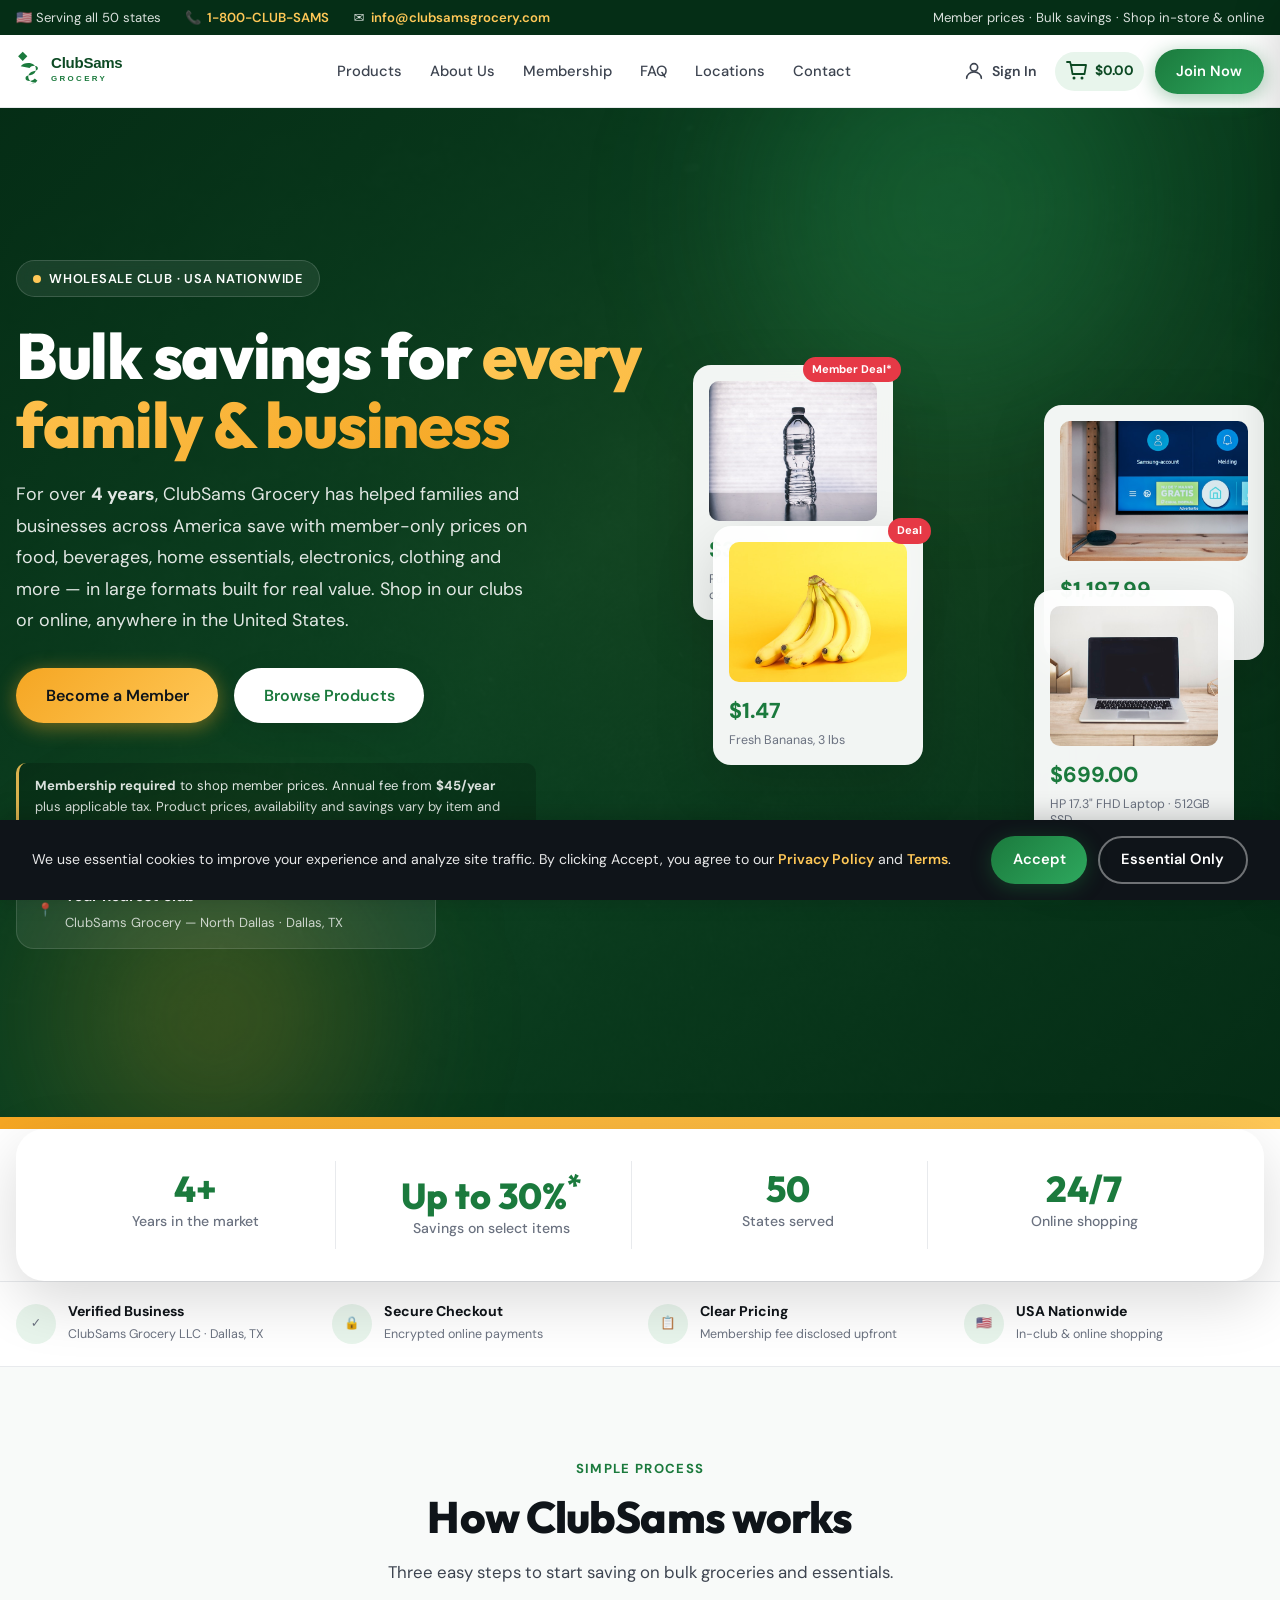
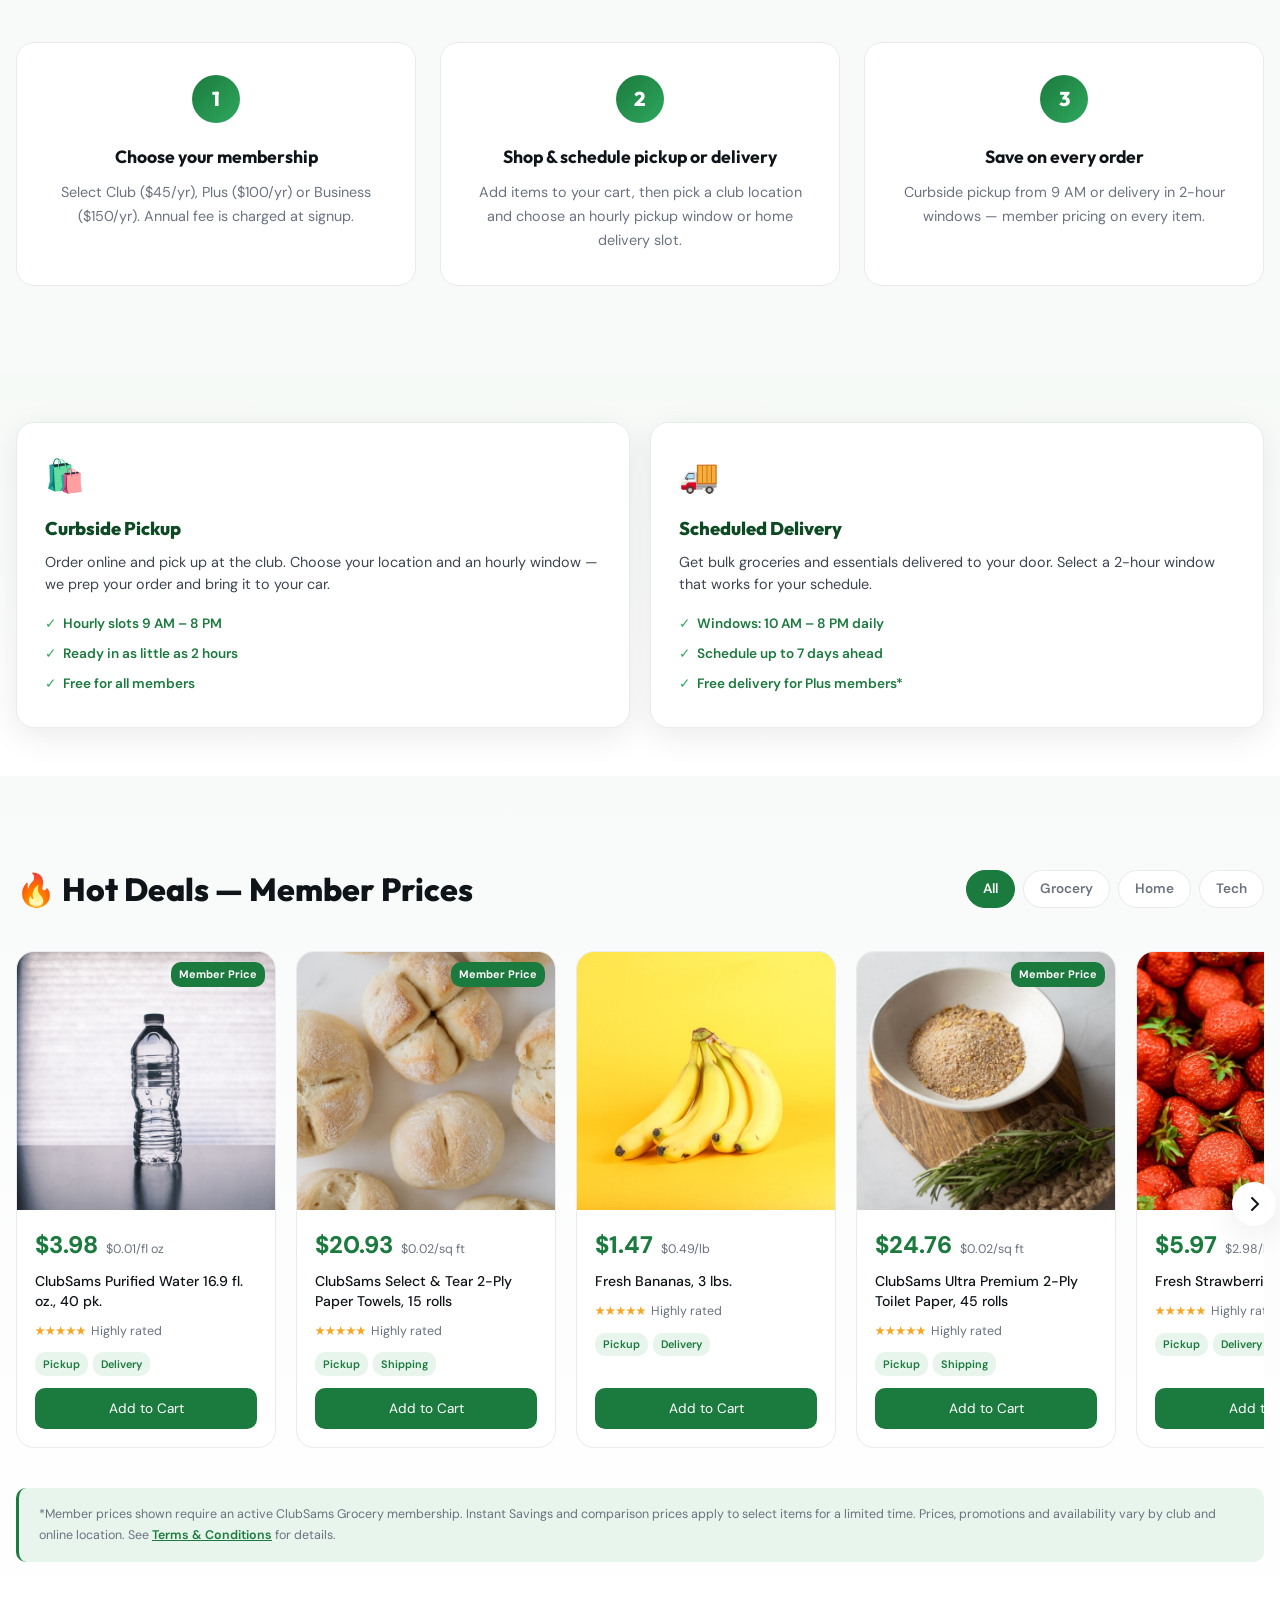
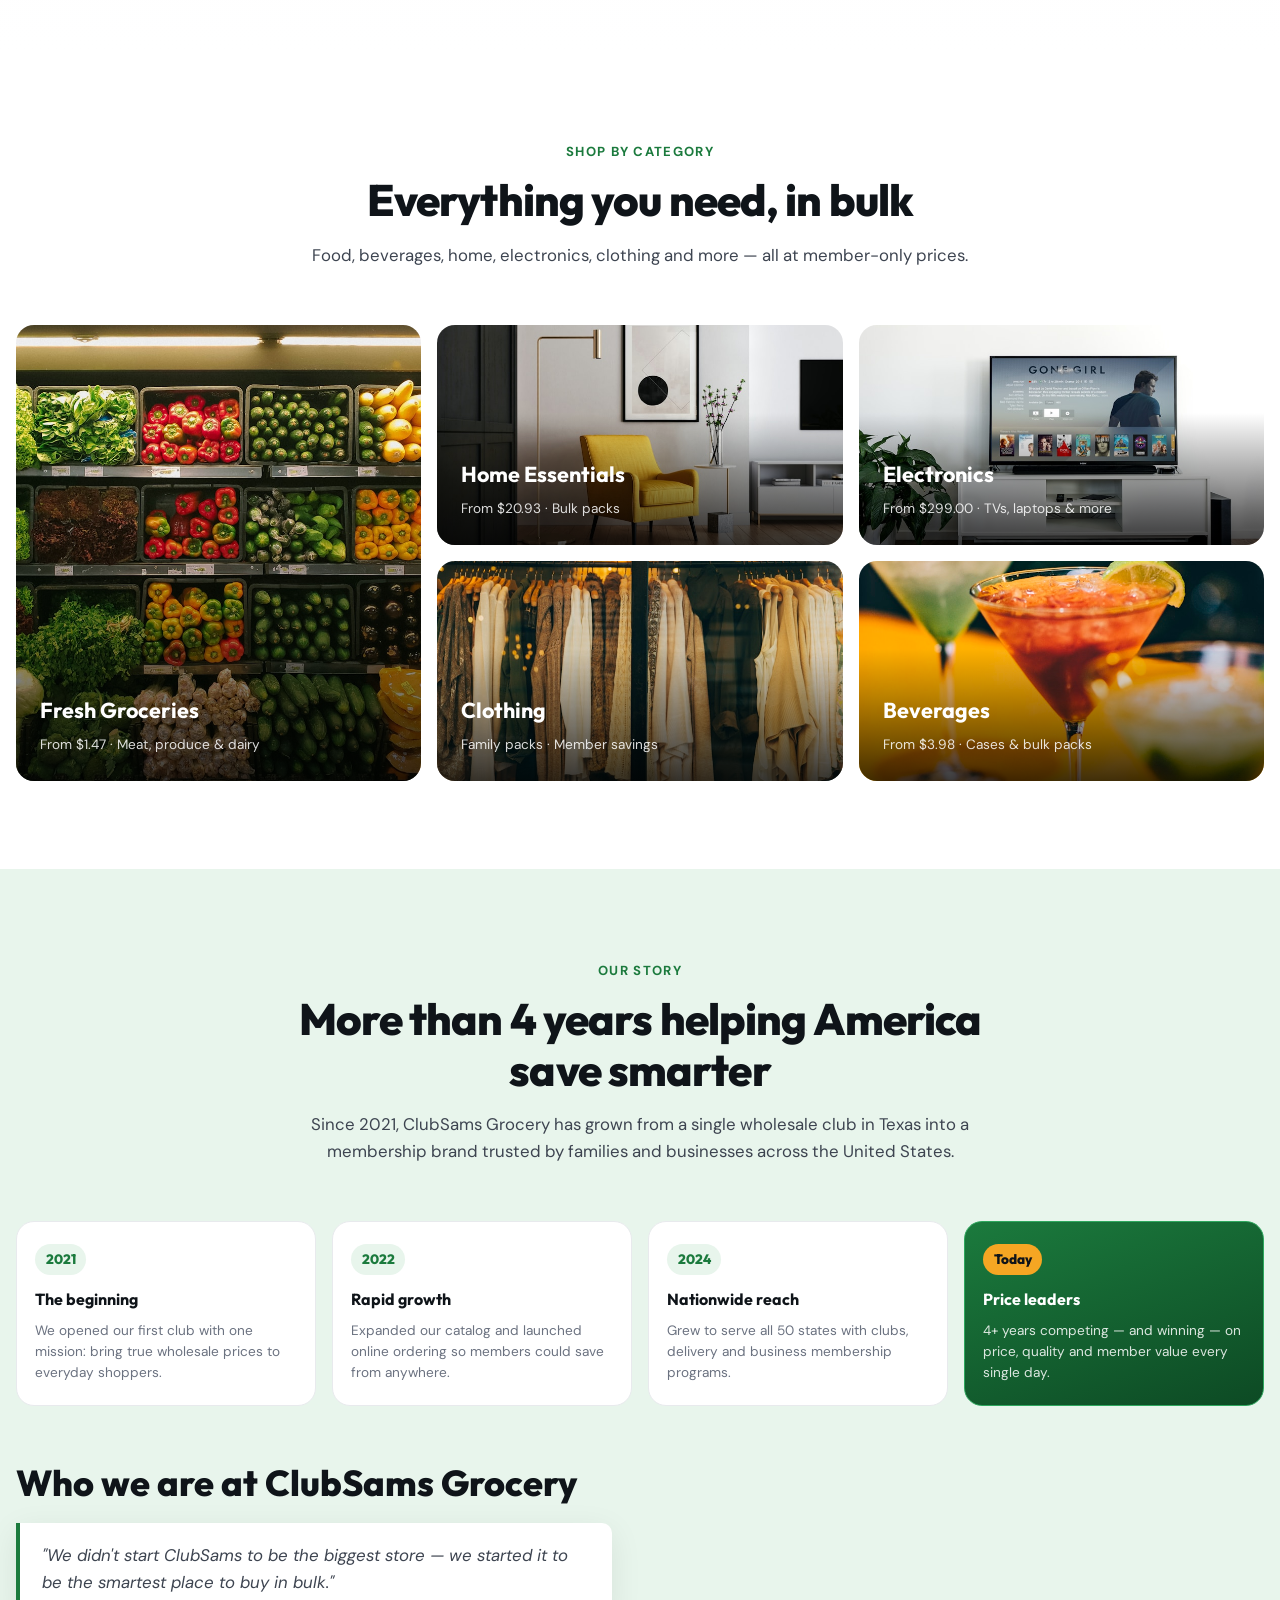
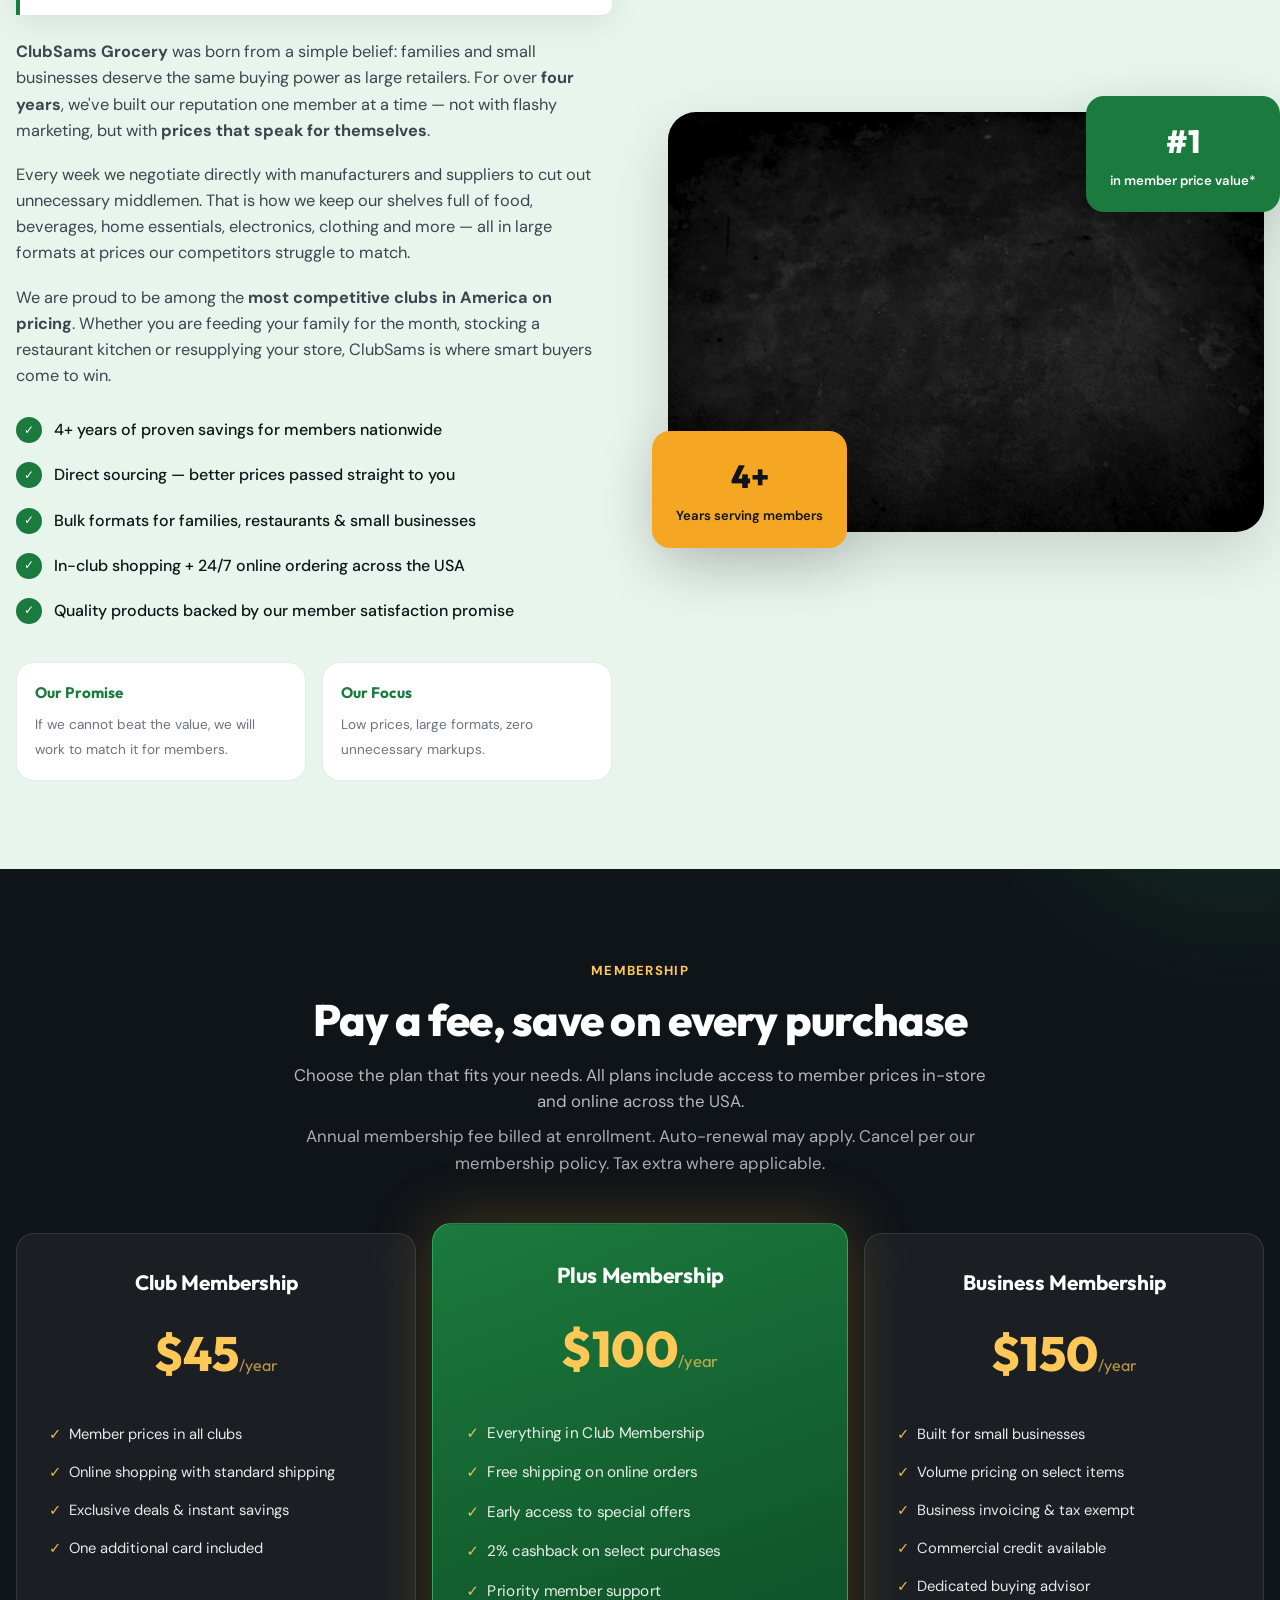
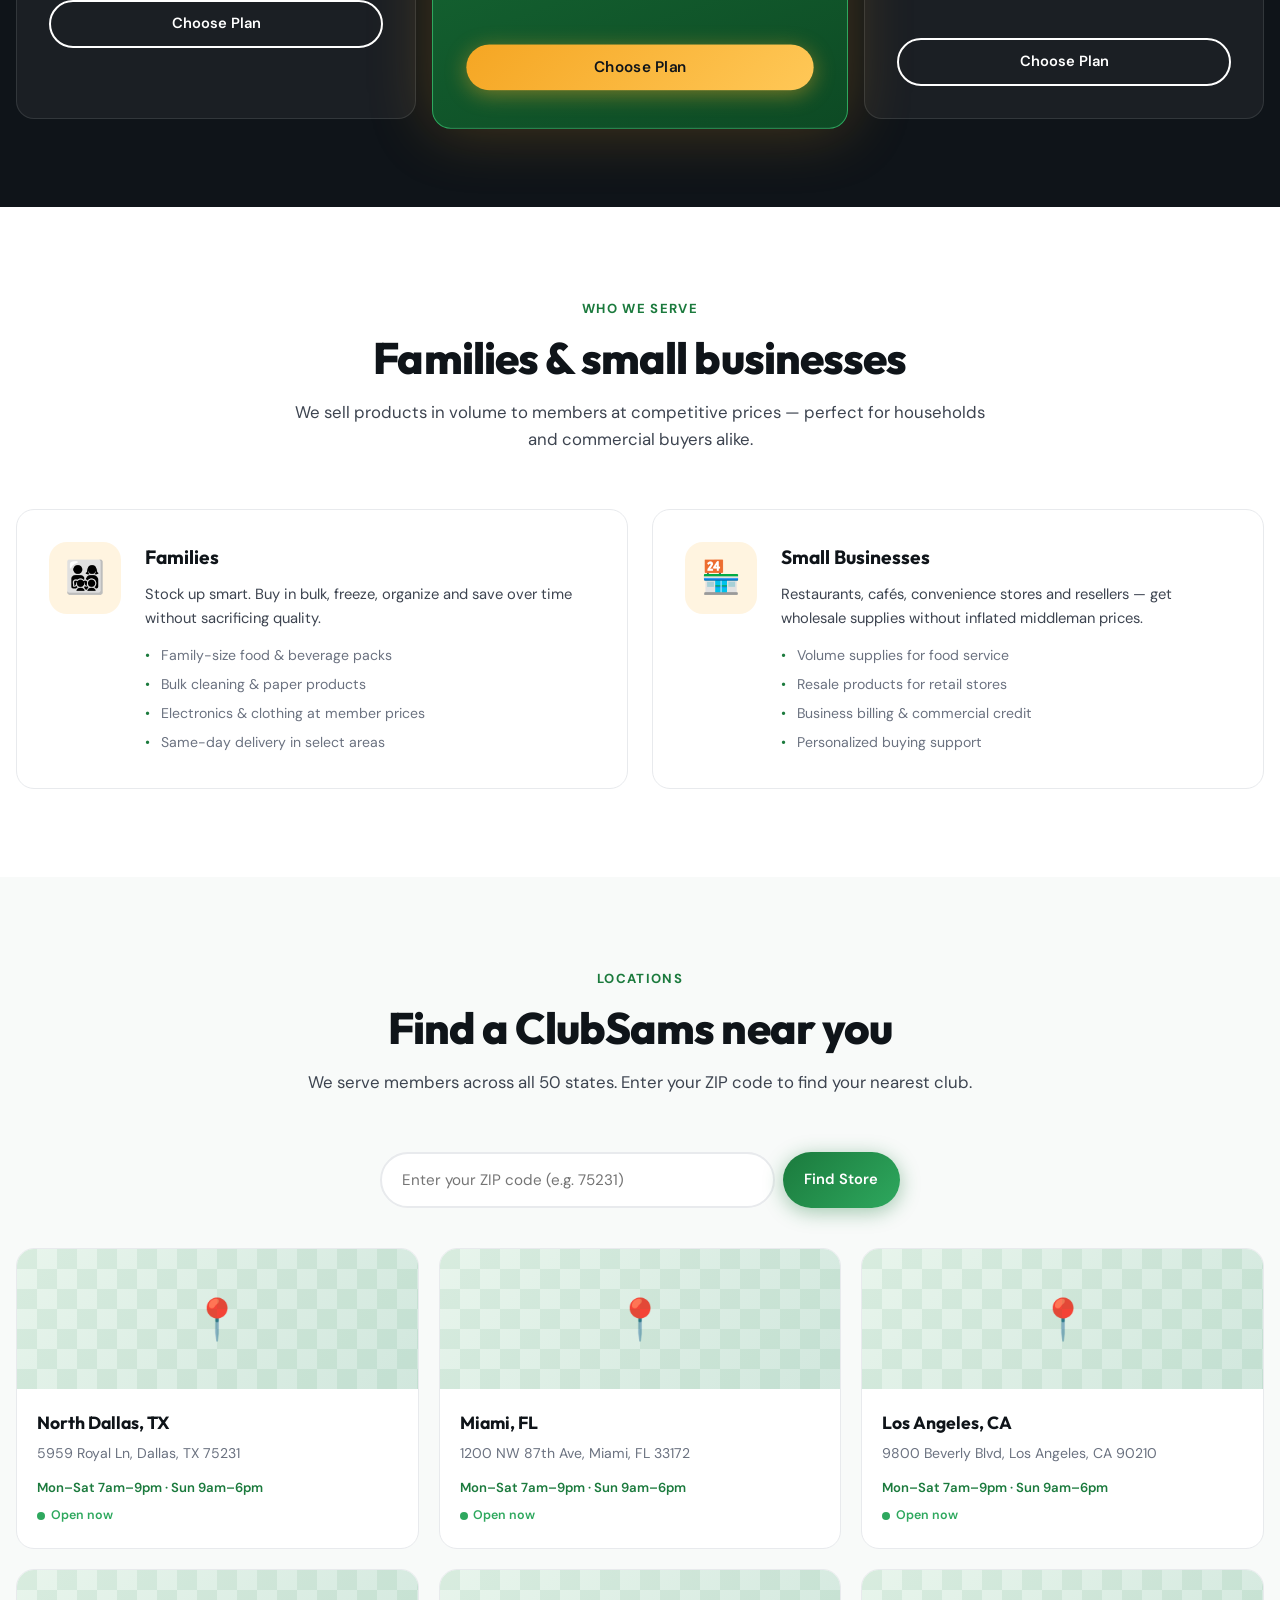
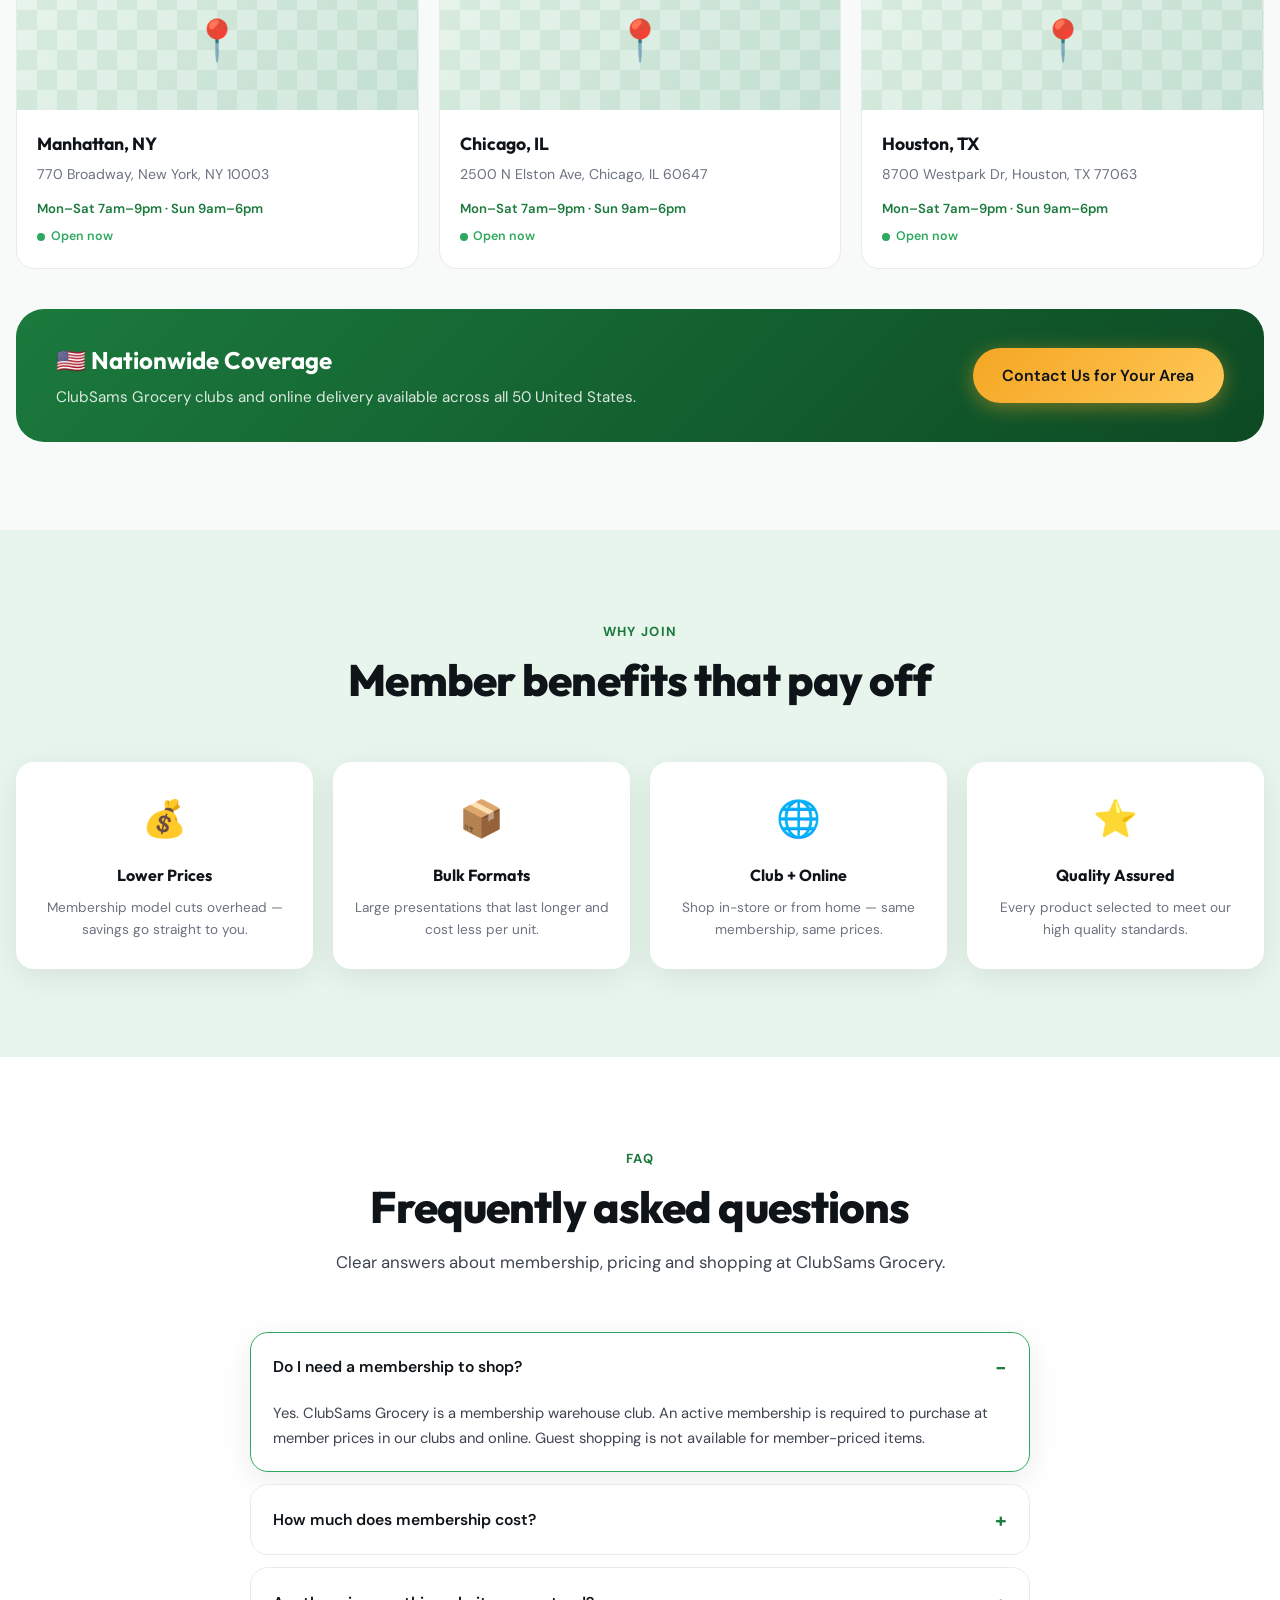
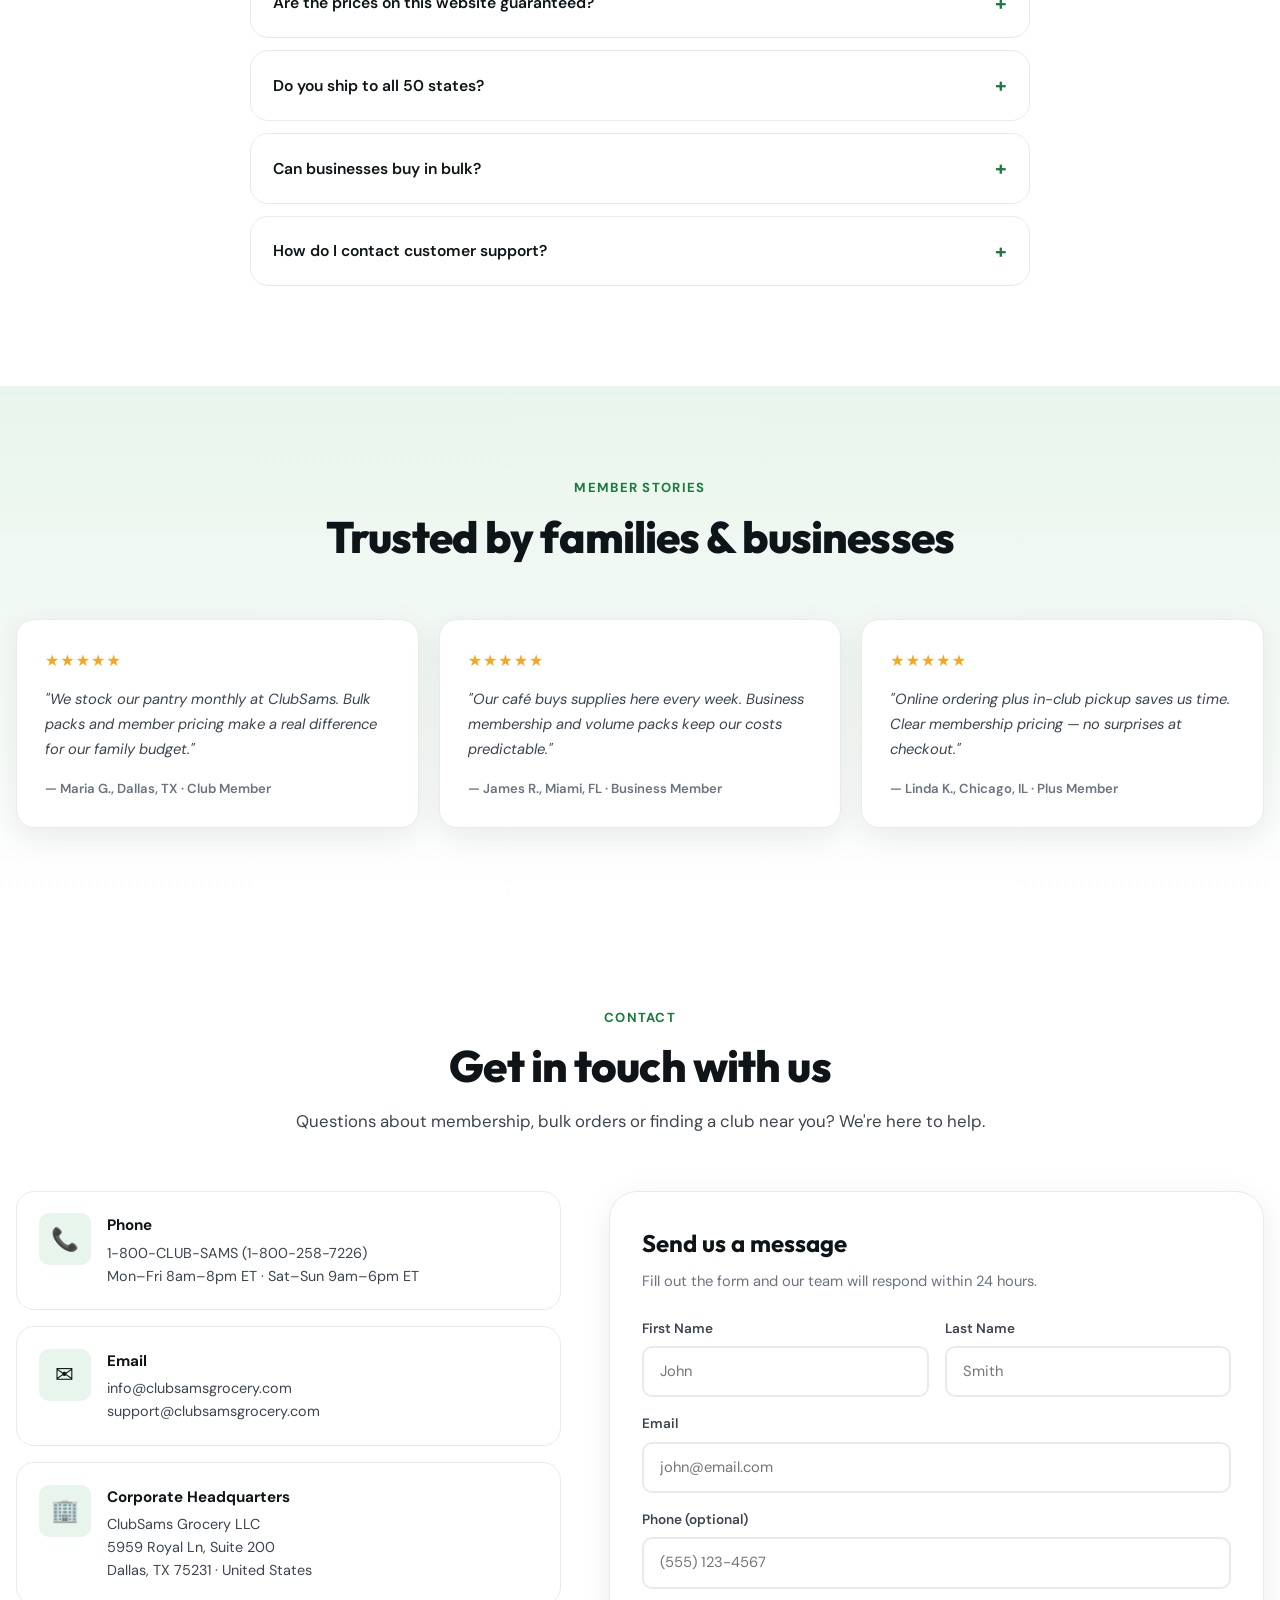
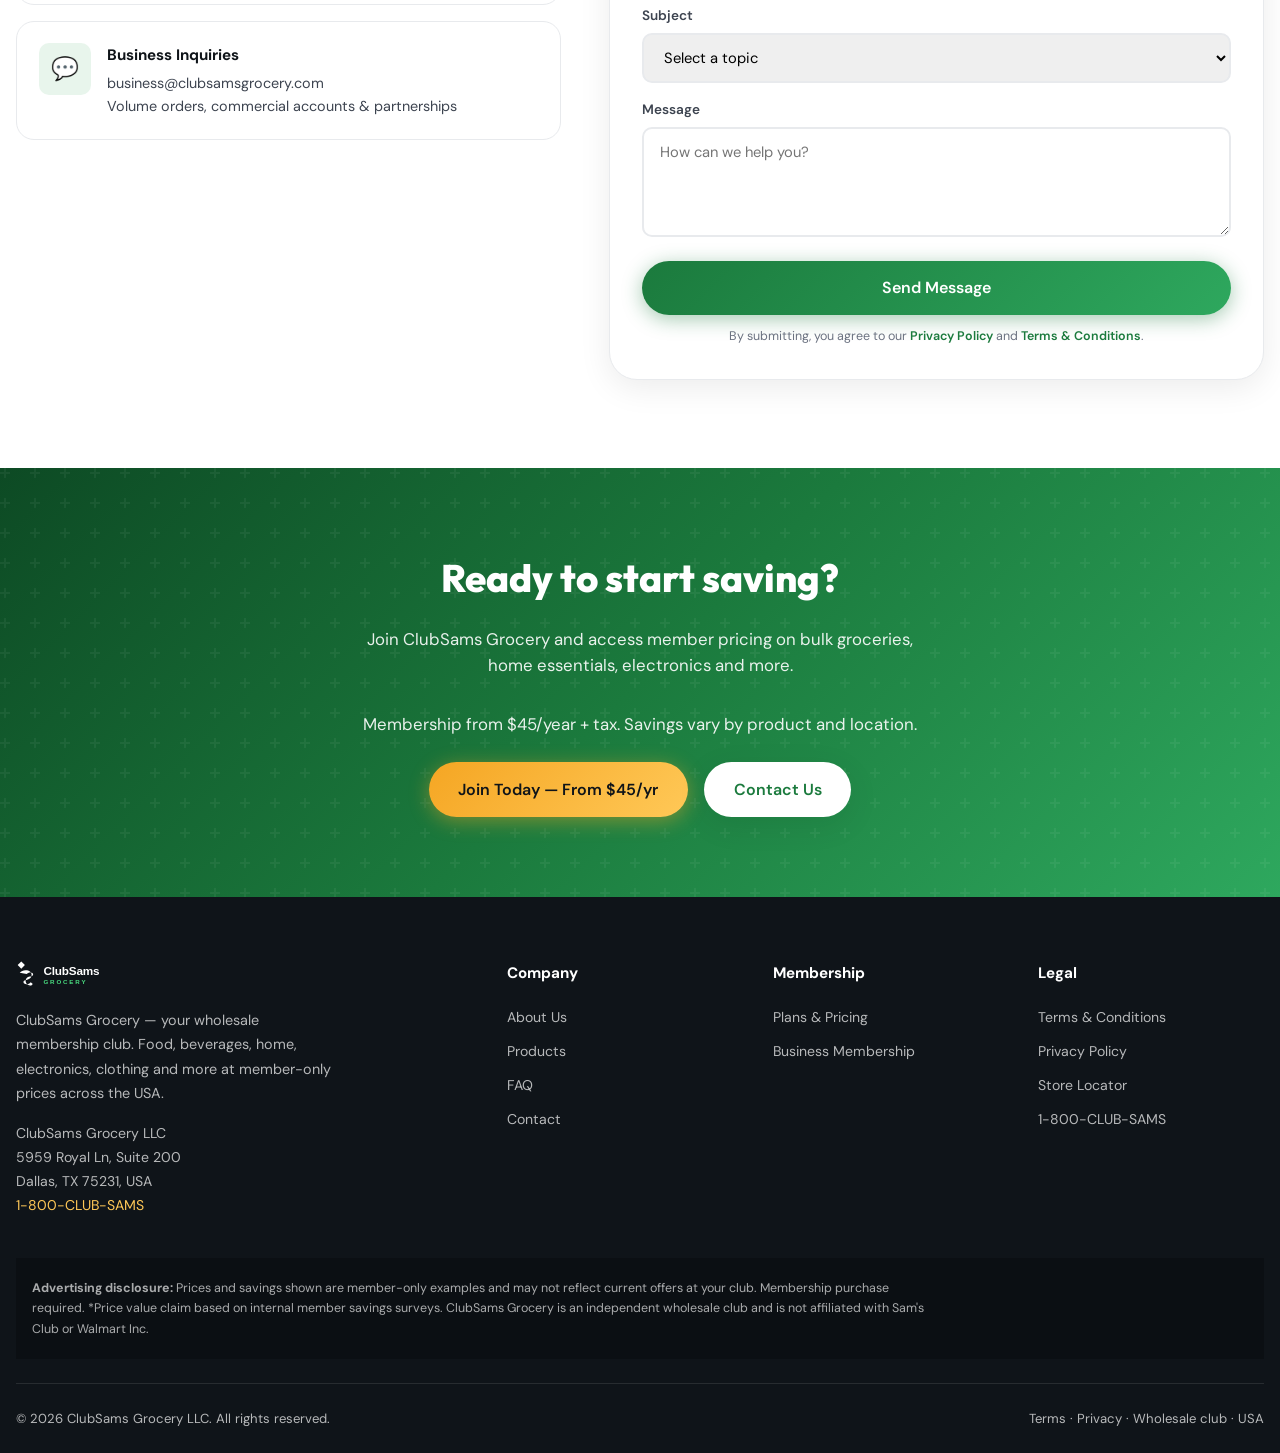
<file: index.html>
<!DOCTYPE html>
<html lang="en">
<head>
  <meta charset="UTF-8" />
  <meta name="viewport" content="width=device-width, initial-scale=1" />
  <title>ClubSams Grocery — Wholesale Club · Member Prices Across the USA</title>
  <meta name="description" content="ClubSams Grocery: bulk food, beverages, home essentials, electronics &amp; clothing at member prices. Membership from $45/year. Serving all 50 US states." />
  <meta name="robots" content="index,follow" />
  <link rel="canonical" href="https://www.clubsamsgrocery.com/" />
  <meta property="og:type" content="website" />
  <meta property="og:title" content="ClubSams Grocery — Wholesale Membership Club" />
  <meta property="og:description" content="Member-only bulk prices on groceries, home, electronics &amp; more. Membership from $45/year." />
  <meta property="og:locale" content="en_US" />
  <link rel="icon" href="img/favicon.svg" type="image/svg+xml" />
  <link rel="preconnect" href="https://fonts.googleapis.com" />
  <link rel="preconnect" href="https://fonts.gstatic.com" crossorigin />
  <link href="https://fonts.googleapis.com/css2?family=DM+Sans:ital,opsz,wght@0,9..40,400;0,9..40,500;0,9..40,600;0,9..40,700&family=Outfit:wght@600;700;800&display=swap" rel="stylesheet" />
  <link rel="stylesheet" href="css/styles.css?v=8" />
  <script type="application/ld+json">
  {
    "@context": "https://schema.org",
    "@type": "Organization",
    "name": "ClubSams Grocery LLC",
    "url": "https://www.clubsamsgrocery.com",
    "logo": "https://www.clubsamsgrocery.com/img/logo.svg",
    "description": "Wholesale membership club offering bulk groceries, home products, electronics and clothing at member prices across the United States.",
    "telephone": "+1-800-258-7226",
    "email": "info@clubsamsgrocery.com",
    "address": {
      "@type": "PostalAddress",
      "streetAddress": "5959 Royal Ln, Suite 200",
      "addressLocality": "Dallas",
      "addressRegion": "TX",
      "postalCode": "75231",
      "addressCountry": "US"
    },
    "areaServed": { "@type": "Country", "name": "United States" }
  }
  </script>
</head>
<body>
  <a class="skip-link" href="#main">Skip to main content</a>

  <!-- Top bar -->
  <div class="top-bar">
    <div class="wrap top-bar-inner">
      <div class="top-bar-left">
        <span>🇺🇸 Serving all 50 states</span>
        <span>📞 <a href="tel:+18002587226">1-800-CLUB-SAMS</a></span>
        <span>✉️ <a href="mailto:info@clubsamsgrocery.com">info@clubsamsgrocery.com</a></span>
      </div>
      <span>Member prices · Bulk savings · Shop in-store &amp; online</span>
    </div>
  </div>

  <!-- Header -->
  <header class="site-header">
    <div class="wrap header-inner">
      <a class="logo" href="index.html" aria-label="ClubSams Grocery Home">
        <img src="img/logo.svg" alt="ClubSams Grocery" width="190" height="38" />
      </a>

      <nav class="nav-desktop" aria-label="Main navigation">
        <a href="#productos">Products</a>
        <a href="#nosotros">About Us</a>
        <a href="#membresia">Membership</a>
        <a href="#faq">FAQ</a>
        <a href="#ubicaciones">Locations</a>
        <a href="#contacto">Contact</a>
      </nav>

      <div class="header-cta">
        <a class="header-account" href="login.html" data-account-link aria-label="Sign in">
          <svg width="22" height="22" viewBox="0 0 24 24" fill="none" aria-hidden="true"><circle cx="12" cy="8" r="4" stroke="currentColor" stroke-width="1.8"/><path d="M4 20c0-4 3.6-7 8-7s8 3 8 7" stroke="currentColor" stroke-width="1.8" stroke-linecap="round"/></svg>
          <span data-account-label>Sign In</span>
        </a>
        <button class="header-sign-out" type="button" data-sign-out hidden>Sign Out</button>
        <button class="header-cart" type="button" data-cart-open aria-label="Open shopping cart">
          <svg width="24" height="24" viewBox="0 0 24 24" fill="none" aria-hidden="true"><path d="M6 6h15l-1.5 9H7.5L6 6z" stroke="currentColor" stroke-width="1.8" stroke-linejoin="round"/><circle cx="9" cy="19" r="1.5" fill="currentColor"/><circle cx="17" cy="19" r="1.5" fill="currentColor"/><path d="M6 6 5 3H2" stroke="currentColor" stroke-width="1.8" stroke-linecap="round"/></svg>
          <span class="cart-badge" data-cart-count hidden>0</span>
          <span class="header-cart-total" data-cart-total>$0.00</span>
        </button>
        <a class="btn btn-primary header-join" href="#membresia">Join Now</a>
      </div>

      <button class="nav-toggle" type="button" aria-expanded="false" aria-label="Open menu">
        <span></span><span></span><span></span>
      </button>
    </div>

    <nav class="nav-mobile wrap" id="nav-mobile" aria-label="Mobile menu" hidden>
      <a href="#productos">Products</a>
      <a href="#nosotros">About Us</a>
      <a href="#membresia">Membership</a>
      <a href="#ubicaciones">Locations</a>
      <a href="#faq">FAQ</a>
      <a href="#contacto">Contact</a>
      <a href="login.html">Sign In</a>
      <a class="btn btn-primary" href="#membresia" style="margin-top:0.75rem;text-align:center;">Join Now</a>
    </nav>
  </header>

  <main id="main">

    <!-- Hero -->
    <section class="hero">
      <div class="hero-bg">
        <img src="img/hero/warehouse.jpg" alt="" width="1600" height="900" />
      </div>
      <div class="hero-orbs" aria-hidden="true">
        <div class="hero-orb hero-orb--1"></div>
        <div class="hero-orb hero-orb--2"></div>
      </div>

      <div class="wrap hero-inner">
        <div class="hero-content">
          <div class="hero-badge">
            <span class="hero-badge-dot"></span>
            Wholesale Club · USA Nationwide
          </div>
          <h1>Bulk savings for <span class="highlight">every family &amp; business</span></h1>
          <p class="hero-desc">
            For over <strong>4 years</strong>, ClubSams Grocery has helped families and businesses across
            America save with member-only prices on food, beverages, home essentials, electronics,
            clothing and more — in large formats built for real value. Shop in our clubs or online,
            anywhere in the United States.
          </p>
          <div class="hero-actions">
            <a class="btn btn-gold btn-lg" href="#membresia">Become a Member</a>
            <a class="btn btn-white btn-lg" href="#productos">Browse Products</a>
          </div>
          <p class="hero-disclosure">
            <strong>Membership required</strong> to shop member prices. Annual fee from <strong>$45/year</strong> plus applicable tax.
            Product prices, availability and savings vary by item and location.
          </p>
          <div class="hero-location">
            <span class="hero-location-icon">📍</span>
            <div>
              <strong>Your nearest club</strong>
              <span data-hero-location>ClubSams Grocery — North Dallas · Dallas, TX</span>
            </div>
          </div>
        </div>

        <div class="hero-showcase" aria-hidden="true">
          <div class="hero-product">
            <span class="hero-product-badge">Member Deal*</span>
            <img src="img/products/water.jpg" alt="Purified Water" width="400" height="300" />
            <div class="hero-product-price">$3.98</div>
            <div class="hero-product-name">Purified Water 40 pk · 16.9 fl oz</div>
          </div>
          <div class="hero-product">
            <img src="img/products/tv.jpg" alt="Samsung TV" width="400" height="300" />
            <div class="hero-product-price">$1,197.99</div>
            <div class="hero-product-name">Samsung 85" 4K Neo QLED Smart TV</div>
          </div>
          <div class="hero-product">
            <span class="hero-product-badge">Deal</span>
            <img src="img/products/bananas.jpg" alt="Bananas" width="400" height="300" />
            <div class="hero-product-price">$1.47</div>
            <div class="hero-product-name">Fresh Bananas, 3 lbs</div>
          </div>
          <div class="hero-product">
            <img src="img/products/laptop.jpg" alt="HP Laptop" width="400" height="300" />
            <div class="hero-product-price">$699.00</div>
            <div class="hero-product-name">HP 17.3" FHD Laptop · 512GB SSD</div>
          </div>
        </div>
      </div>
    </section>

    <!-- Deals marquee -->
    <div class="deals-marquee" aria-hidden="true">
      <div class="marquee-track">
        <span>🔥 Instant Savings — Up to 30% off select items</span>
        <span>💧 Water 40 pk — $3.98 member price</span>
        <span>📺 Samsung 85" TV — $1,197.99 (was $1,697.99)</span>
        <span>🍌 Fresh Bananas 3 lbs — $1.47</span>
        <span>🧻 Toilet Paper 45 rolls — $24.76</span>
        <span>💻 HP Laptop — $699.00 member exclusive</span>
        <span>🔥 Instant Savings — Up to 30% off select items</span>
        <span>💧 Water 40 pk — $3.98 member price</span>
        <span>📺 Samsung 85" TV — $1,197.99 (was $1,697.99)</span>
        <span>🍌 Fresh Bananas 3 lbs — $1.47</span>
        <span>🧻 Toilet Paper 45 rolls — $24.76</span>
        <span>💻 HP Laptop — $699.00 member exclusive</span>
      </div>
    </div>

    <!-- Stats -->
    <div class="stats-bar">
      <div class="wrap stats-inner reveal">
        <div class="stat-item">
          <strong>4+</strong>
          <span>Years in the market</span>
        </div>
        <div class="stat-item">
          <strong>Up to 30%<sup>*</sup></strong>
          <span>Savings on select items</span>
        </div>
        <div class="stat-item">
          <strong>50</strong>
          <span>States served</span>
        </div>
        <div class="stat-item">
          <strong>24/7</strong>
          <span>Online shopping</span>
        </div>
      </div>
    </div>

    <!-- Trust bar -->
    <div class="trust-bar">
      <div class="wrap trust-inner reveal">
        <div class="trust-item">
          <span class="trust-icon">✓</span>
          <div><strong>Verified Business</strong><span>ClubSams Grocery LLC · Dallas, TX</span></div>
        </div>
        <div class="trust-item">
          <span class="trust-icon">🔒</span>
          <div><strong>Secure Checkout</strong><span>Encrypted online payments</span></div>
        </div>
        <div class="trust-item">
          <span class="trust-icon">📋</span>
          <div><strong>Clear Pricing</strong><span>Membership fee disclosed upfront</span></div>
        </div>
        <div class="trust-item">
          <span class="trust-icon">🇺🇸</span>
          <div><strong>USA Nationwide</strong><span>In-club &amp; online shopping</span></div>
        </div>
      </div>
    </div>

    <!-- How it works -->
    <section class="how-it-works">
      <div class="wrap">
        <div class="section-header reveal">
          <span class="section-eyebrow">Simple Process</span>
          <h2>How ClubSams works</h2>
          <p>Three easy steps to start saving on bulk groceries and essentials.</p>
        </div>
        <div class="steps-grid reveal">
          <article class="step-card">
            <div class="step-num">1</div>
            <h3>Choose your membership</h3>
            <p>Select Club ($45/yr), Plus ($100/yr) or Business ($150/yr). Annual fee is charged at signup.</p>
          </article>
          <article class="step-card">
            <div class="step-num">2</div>
            <h3>Shop &amp; schedule pickup or delivery</h3>
            <p>Add items to your cart, then pick a club location and choose an hourly pickup window or home delivery slot.</p>
          </article>
          <article class="step-card">
            <div class="step-num">3</div>
            <h3>Save on every order</h3>
            <p>Curbside pickup from 9 AM or delivery in 2-hour windows — member pricing on every item.</p>
          </article>
        </div>
      </div>
    </section>

    <!-- Pickup & Delivery -->
    <section class="fulfillment-promo">
      <div class="wrap">
        <div class="fulfillment-promo-grid reveal">
          <article class="fulfillment-promo-card">
            <div class="fulfillment-promo-icon" aria-hidden="true">🛍️</div>
            <h3>Curbside Pickup</h3>
            <p>Order online and pick up at the club. Choose your location and an hourly window — we prep your order and bring it to your car.</p>
            <ul>
              <li>Hourly slots 9 AM – 8 PM</li>
              <li>Ready in as little as 2 hours</li>
              <li>Free for all members</li>
            </ul>
          </article>
          <article class="fulfillment-promo-card">
            <div class="fulfillment-promo-icon" aria-hidden="true">🚚</div>
            <h3>Scheduled Delivery</h3>
            <p>Get bulk groceries and essentials delivered to your door. Select a 2-hour window that works for your schedule.</p>
            <ul>
              <li>Windows: 10 AM – 8 PM daily</li>
              <li>Schedule up to 7 days ahead</li>
              <li>Free delivery for Plus members*</li>
            </ul>
          </article>
        </div>
      </div>
    </section>

    <!-- Hot Products -->
    <section id="productos" class="product-section">
      <div class="wrap">
        <div class="rail-head reveal">
          <h2>🔥 Hot Deals — Member Prices</h2>
          <div class="rail-tabs">
            <button class="rail-tab is-active" type="button" data-category="all">All</button>
            <button class="rail-tab" type="button" data-category="grocery">Grocery</button>
            <button class="rail-tab" type="button" data-category="home">Home</button>
            <button class="rail-tab" type="button" data-category="tech">Tech</button>
          </div>
        </div>

        <div class="rail-scroll-wrap reveal" id="catalog-rail">
          <button class="rail-arrow rail-arrow--prev" type="button" data-rail-prev aria-label="Previous" hidden>
            <svg width="20" height="20" viewBox="0 0 20 20"><path d="M12 4 6 10l6 6" stroke="currentColor" stroke-width="2" fill="none" stroke-linecap="round"/></svg>
          </button>
          <div class="rail-scroll" data-rail tabindex="0">

            <article class="product-card" data-category="grocery">
              <a class="product-card__img" href="#">
                <img src="img/products/water.jpg" alt="Purified Water 40 pack" width="400" height="400" loading="lazy" />
                <span class="product-card__member">Member Price</span>
              </a>
              <div class="product-card__body">
                <div class="product-card__price-row">
                  <strong class="product-card__price">$3.98</strong>
                  <span class="product-card__unit">$0.01/fl oz</span>
                </div>
                <h3>ClubSams Purified Water 16.9 fl. oz., 40 pk.</h3>
                <div class="product-rating">
                  <span class="product-rating__stars">★★★★★</span>
                  <span>Highly rated</span>
                </div>
                <div class="product-tags">
                  <span class="product-tag">Pickup</span>
                  <span class="product-tag">Delivery</span>
                </div>
                <button class="btn-add" type="button">Add to Cart</button>
              </div>
            </article>

            <article class="product-card" data-category="home">
              <a class="product-card__img" href="#">
                <img src="img/products/paper-towels.jpg" alt="Paper Towels 15 rolls" width="400" height="400" loading="lazy" />
                <span class="product-card__member">Member Price</span>
              </a>
              <div class="product-card__body">
                <div class="product-card__price-row">
                  <strong class="product-card__price">$20.93</strong>
                  <span class="product-card__unit">$0.02/sq ft</span>
                </div>
                <h3>ClubSams Select &amp; Tear 2-Ply Paper Towels, 15 rolls</h3>
                <div class="product-rating">
                  <span class="product-rating__stars">★★★★★</span>
                  <span>Highly rated</span>
                </div>
                <div class="product-tags">
                  <span class="product-tag">Pickup</span>
                  <span class="product-tag">Shipping</span>
                </div>
                <button class="btn-add" type="button">Add to Cart</button>
              </div>
            </article>

            <article class="product-card" data-category="grocery">
              <a class="product-card__img" href="#">
                <img src="img/products/bananas.jpg" alt="Bananas 3 lbs" width="400" height="400" loading="lazy" />
              </a>
              <div class="product-card__body">
                <div class="product-card__price-row">
                  <strong class="product-card__price">$1.47</strong>
                  <span class="product-card__unit">$0.49/lb</span>
                </div>
                <h3>Fresh Bananas, 3 lbs.</h3>
                <div class="product-rating">
                  <span class="product-rating__stars">★★★★★</span>
                  <span>Highly rated</span>
                </div>
                <div class="product-tags">
                  <span class="product-tag">Pickup</span>
                  <span class="product-tag">Delivery</span>
                </div>
                <button class="btn-add" type="button">Add to Cart</button>
              </div>
            </article>

            <article class="product-card" data-category="home">
              <a class="product-card__img" href="#">
                <img src="img/products/toilet-paper.jpg" alt="Toilet Paper 45 rolls" width="400" height="400" loading="lazy" />
                <span class="product-card__member">Member Price</span>
              </a>
              <div class="product-card__body">
                <div class="product-card__price-row">
                  <strong class="product-card__price">$24.76</strong>
                  <span class="product-card__unit">$0.02/sq ft</span>
                </div>
                <h3>ClubSams Ultra Premium 2-Ply Toilet Paper, 45 rolls</h3>
                <div class="product-rating">
                  <span class="product-rating__stars">★★★★★</span>
                  <span>Highly rated</span>
                </div>
                <div class="product-tags">
                  <span class="product-tag">Pickup</span>
                  <span class="product-tag">Shipping</span>
                </div>
                <button class="btn-add" type="button">Add to Cart</button>
              </div>
            </article>

            <article class="product-card" data-category="grocery">
              <a class="product-card__img" href="#">
                <img src="img/products/strawberries.jpg" alt="Strawberries 2 lbs" width="400" height="400" loading="lazy" />
              </a>
              <div class="product-card__body">
                <div class="product-card__price-row">
                  <strong class="product-card__price">$5.97</strong>
                  <span class="product-card__unit">$2.98/lb</span>
                </div>
                <h3>Fresh Strawberries, 2 lbs.</h3>
                <div class="product-rating">
                  <span class="product-rating__stars">★★★★★</span>
                  <span>Highly rated</span>
                </div>
                <div class="product-tags">
                  <span class="product-tag">Pickup</span>
                  <span class="product-tag">Delivery</span>
                </div>
                <button class="btn-add" type="button">Add to Cart</button>
              </div>
            </article>

            <article class="product-card" data-category="tech">
              <a class="product-card__img" href="#">
                <img src="img/products/tv.jpg" alt="Samsung 85 inch TV" width="400" height="400" loading="lazy" />
                <span class="product-card__deal">Instant Savings</span>
              </a>
              <div class="product-card__body">
                <div class="product-card__price-row">
                  <strong class="product-card__price">$1,197.99</strong>
                  <span class="product-card__was">$1,697.99</span>
                </div>
                <h3>SAMSUNG 85" Class 4K Neo QLED Smart TV</h3>
                <div class="product-rating">
                  <span class="product-rating__stars">★★★★★</span>
                  <span>Highly rated</span>
                </div>
                <div class="product-tags">
                  <span class="product-tag">Free Shipping</span>
                </div>
                <button class="btn-add" type="button">Add to Cart</button>
              </div>
            </article>

            <article class="product-card" data-category="tech">
              <a class="product-card__img" href="#">
                <img src="img/products/vacuum.jpg" alt="Dyson V8 Vacuum" width="400" height="400" loading="lazy" />
                <span class="product-card__deal">Instant Savings</span>
              </a>
              <div class="product-card__body">
                <div class="product-card__price-row">
                  <strong class="product-card__price">$299.00</strong>
                  <span class="product-card__was">$399.00</span>
                </div>
                <h3>Dyson V8 Cyclone Cordless Vacuum</h3>
                <div class="product-rating">
                  <span class="product-rating__stars">★★★★★</span>
                  <span>Highly rated</span>
                </div>
                <div class="product-tags">
                  <span class="product-tag">Free Shipping</span>
                </div>
                <button class="btn-add" type="button">Add to Cart</button>
              </div>
            </article>

            <article class="product-card" data-category="tech">
              <a class="product-card__img" href="#">
                <img src="img/products/laptop.jpg" alt="HP 17 inch Laptop" width="400" height="400" loading="lazy" />
                <span class="product-card__deal">Instant Savings</span>
              </a>
              <div class="product-card__body">
                <div class="product-card__price-row">
                  <strong class="product-card__price">$699.00</strong>
                  <span class="product-card__was">$849.00</span>
                </div>
                <h3>HP 17.3" FHD Laptop · Core Ultra 5 · 512GB SSD</h3>
                <div class="product-rating">
                  <span class="product-rating__stars">★★★★★</span>
                  <span>Highly rated</span>
                </div>
                <div class="product-tags">
                  <span class="product-tag">Free Shipping</span>
                </div>
                <button class="btn-add" type="button">Add to Cart</button>
              </div>
            </article>

            <article class="product-card" data-category="grocery">
              <a class="product-card__img" href="#">
                <img src="img/products/chicken.jpg" alt="Chicken Breast 6 lbs" width="400" height="400" loading="lazy" />
                <span class="product-card__member">Member Price</span>
              </a>
              <div class="product-card__body">
                <div class="product-card__price-row">
                  <strong class="product-card__price">$18.98</strong>
                  <span class="product-card__unit">$3.16/lb</span>
                </div>
                <h3>Boneless Skinless Chicken Breast, 6 lbs.</h3>
                <div class="product-rating">
                  <span class="product-rating__stars">★★★★★</span>
                  <span>Highly rated</span>
                </div>
                <div class="product-tags">
                  <span class="product-tag">Pickup</span>
                  <span class="product-tag">Delivery</span>
                </div>
                <button class="btn-add" type="button">Add to Cart</button>
              </div>
            </article>

            <article class="product-card" data-category="grocery">
              <a class="product-card__img" href="#">
                <img src="img/products/grapes.jpg" alt="Red Seedless Grapes 3 lbs" width="400" height="400" loading="lazy" />
              </a>
              <div class="product-card__body">
                <div class="product-card__price-row">
                  <strong class="product-card__price">$6.48</strong>
                  <span class="product-card__unit">$2.16/lb</span>
                </div>
                <h3>Red Seedless Grapes, 3 lbs.</h3>
                <div class="product-rating">
                  <span class="product-rating__stars">★★★★★</span>
                  <span>Highly rated</span>
                </div>
                <div class="product-tags">
                  <span class="product-tag">Pickup</span>
                </div>
                <button class="btn-add" type="button">Add to Cart</button>
              </div>
            </article>

          </div>
          <button class="rail-arrow rail-arrow--next" type="button" data-rail-next aria-label="Next">
            <svg width="20" height="20" viewBox="0 0 20 20"><path d="M8 4l6 6-6 6" stroke="currentColor" stroke-width="2" fill="none" stroke-linecap="round"/></svg>
          </button>
        </div>
        <p class="price-disclaimer reveal">
          *Member prices shown require an active ClubSams Grocery membership. Instant Savings and comparison prices
          apply to select items for a limited time. Prices, promotions and availability vary by club and online location.
          See <a href="terminos-y-condiciones.html">Terms &amp; Conditions</a> for details.
        </p>
      </div>
    </section>

    <!-- Categories showcase -->
    <section>
      <div class="wrap">
        <div class="section-header reveal">
          <span class="section-eyebrow">Shop by Category</span>
          <h2>Everything you need, in bulk</h2>
          <p>Food, beverages, home, electronics, clothing and more — all at member-only prices.</p>
        </div>
        <div class="categories-showcase reveal">
          <a class="cat-tile cat-tile--large" href="#productos">
            <img src="img/categories/groceries.jpg" alt="Fresh groceries" width="600" height="800" loading="lazy" />
            <div class="cat-tile-content">
              <h3>Fresh Groceries</h3>
              <span>From $1.47 · Meat, produce &amp; dairy</span>
            </div>
          </a>
          <a class="cat-tile" href="#productos">
            <img src="img/categories/home.jpg" alt="Home essentials" width="600" height="400" loading="lazy" />
            <div class="cat-tile-content">
              <h3>Home Essentials</h3>
              <span>From $20.93 · Bulk packs</span>
            </div>
          </a>
          <a class="cat-tile" href="#productos">
            <img src="img/categories/electronics.jpg" alt="Electronics" width="600" height="400" loading="lazy" />
            <div class="cat-tile-content">
              <h3>Electronics</h3>
              <span>From $299.00 · TVs, laptops &amp; more</span>
            </div>
          </a>
          <a class="cat-tile" href="#productos">
            <img src="img/categories/clothing.jpg" alt="Clothing" width="600" height="400" loading="lazy" />
            <div class="cat-tile-content">
              <h3>Clothing</h3>
              <span>Family packs · Member savings</span>
            </div>
          </a>
          <a class="cat-tile" href="#productos">
            <img src="img/categories/beverages.jpg" alt="Beverages" width="600" height="400" loading="lazy" />
            <div class="cat-tile-content">
              <h3>Beverages</h3>
              <span>From $3.98 · Cases &amp; bulk packs</span>
            </div>
          </a>
        </div>
      </div>
    </section>

    <!-- About -->
    <section id="nosotros" class="about">
      <div class="wrap">
        <div class="section-header reveal">
          <span class="section-eyebrow">Our Story</span>
          <h2>More than 4 years helping America save smarter</h2>
          <p>
            Since 2021, ClubSams Grocery has grown from a single wholesale club in Texas
            into a membership brand trusted by families and businesses across the United States.
          </p>
        </div>

        <div class="story-timeline reveal">
          <article class="story-milestone">
            <span class="story-year">2021</span>
            <h3>The beginning</h3>
            <p>We opened our first club with one mission: bring true wholesale prices to everyday shoppers.</p>
          </article>
          <article class="story-milestone">
            <span class="story-year">2022</span>
            <h3>Rapid growth</h3>
            <p>Expanded our catalog and launched online ordering so members could save from anywhere.</p>
          </article>
          <article class="story-milestone">
            <span class="story-year">2024</span>
            <h3>Nationwide reach</h3>
            <p>Grew to serve all 50 states with clubs, delivery and business membership programs.</p>
          </article>
          <article class="story-milestone story-milestone--highlight">
            <span class="story-year">Today</span>
            <h3>Price leaders</h3>
            <p>4+ years competing — and winning — on price, quality and member value every single day.</p>
          </article>
        </div>

        <div class="about-grid reveal">
          <div class="about-content">
            <h2 class="about-story-title">Who we are at ClubSams Grocery</h2>

            <blockquote class="about-quote">
              "We didn't start ClubSams to be the biggest store — we started it to be the smartest place to buy in bulk."
            </blockquote>

            <p>
              <strong>ClubSams Grocery</strong> was born from a simple belief: families and small businesses
              deserve the same buying power as large retailers. For over <strong>four years</strong>, we've
              built our reputation one member at a time — not with flashy marketing, but with
              <strong>prices that speak for themselves</strong>.
            </p>
            <p>
              Every week we negotiate directly with manufacturers and suppliers to cut out unnecessary
              middlemen. That is how we keep our shelves full of food, beverages, home essentials,
              electronics, clothing and more — all in large formats at prices our competitors struggle to match.
            </p>
            <p>
              We are proud to be among the <strong>most competitive clubs in America on pricing</strong>.
              Whether you are feeding your family for the month, stocking a restaurant kitchen or
              resupplying your store, ClubSams is where smart buyers come to win.
            </p>

            <ul class="about-list">
              <li>4+ years of proven savings for members nationwide</li>
              <li>Direct sourcing — better prices passed straight to you</li>
              <li>Bulk formats for families, restaurants &amp; small businesses</li>
              <li>In-club shopping + 24/7 online ordering across the USA</li>
              <li>Quality products backed by our member satisfaction promise</li>
            </ul>

            <div class="about-values">
              <div class="about-value">
                <strong>Our Promise</strong>
                <span>If we cannot beat the value, we will work to match it for members.</span>
              </div>
              <div class="about-value">
                <strong>Our Focus</strong>
                <span>Low prices, large formats, zero unnecessary markups.</span>
              </div>
            </div>
          </div>

          <div class="about-image-stack">
            <div class="about-image-main">
              <img src="img/hero/warehouse.jpg" alt="ClubSams Grocery warehouse store" width="700" height="500" loading="lazy" />
            </div>
            <div class="about-image-badge about-image-badge--years">
              <strong>4+</strong>
              <span>Years serving members</span>
            </div>
            <div class="about-image-badge about-image-badge--savings">
              <strong>#1</strong>
              <span>in member price value*</span>
            </div>
          </div>
        </div>
      </div>
    </section>

    <!-- Membership -->
    <section id="membresia" class="membership">
      <div class="wrap">
        <div class="section-header reveal">
          <span class="section-eyebrow">Membership</span>
          <h2>Pay a fee, save on every purchase</h2>
          <p>Choose the plan that fits your needs. All plans include access to member prices in-store and online across the USA.</p>
          <p class="membership-disclosure">Annual membership fee billed at enrollment. Auto-renewal may apply. Cancel per our membership policy. Tax extra where applicable.</p>
        </div>
        <div class="membership-grid reveal">
          <article class="membership-card">
            <h3>Club Membership</h3>
            <div class="membership-price">$45<small>/year</small></div>
            <ul>
              <li>Member prices in all clubs</li>
              <li>Online shopping with standard shipping</li>
              <li>Exclusive deals &amp; instant savings</li>
              <li>One additional card included</li>
            </ul>
            <a class="btn btn-outline" href="#contacto" style="border-color:#fff;color:#fff;">Choose Plan</a>
          </article>
          <article class="membership-card featured">
            <h3>Plus Membership</h3>
            <div class="membership-price">$100<small>/year</small></div>
            <ul>
              <li>Everything in Club Membership</li>
              <li>Free shipping on online orders</li>
              <li>Early access to special offers</li>
              <li>2% cashback on select purchases</li>
              <li>Priority member support</li>
            </ul>
            <a class="btn btn-gold" href="#contacto">Choose Plan</a>
          </article>
          <article class="membership-card">
            <h3>Business Membership</h3>
            <div class="membership-price">$150<small>/year</small></div>
            <ul>
              <li>Built for small businesses</li>
              <li>Volume pricing on select items</li>
              <li>Business invoicing &amp; tax exempt</li>
              <li>Commercial credit available</li>
              <li>Dedicated buying advisor</li>
            </ul>
            <a class="btn btn-outline" href="#contacto" style="border-color:#fff;color:#fff;">Choose Plan</a>
          </article>
        </div>
      </div>
    </section>

    <!-- Audience -->
    <section id="clientes">
      <div class="wrap">
        <div class="section-header reveal">
          <span class="section-eyebrow">Who We Serve</span>
          <h2>Families &amp; small businesses</h2>
          <p>We sell products in volume to members at competitive prices — perfect for households and commercial buyers alike.</p>
        </div>
        <div class="audience-grid reveal">
          <article class="audience-card">
            <div class="audience-icon">👨‍👩‍👧‍👦</div>
            <div>
              <h3>Families</h3>
              <p>Stock up smart. Buy in bulk, freeze, organize and save over time without sacrificing quality.</p>
              <ul>
                <li>Family-size food &amp; beverage packs</li>
                <li>Bulk cleaning &amp; paper products</li>
                <li>Electronics &amp; clothing at member prices</li>
                <li>Same-day delivery in select areas</li>
              </ul>
            </div>
          </article>
          <article class="audience-card">
            <div class="audience-icon">🏪</div>
            <div>
              <h3>Small Businesses</h3>
              <p>Restaurants, cafés, convenience stores and resellers — get wholesale supplies without inflated middleman prices.</p>
              <ul>
                <li>Volume supplies for food service</li>
                <li>Resale products for retail stores</li>
                <li>Business billing &amp; commercial credit</li>
                <li>Personalized buying support</li>
              </ul>
            </div>
          </article>
        </div>
      </div>
    </section>

    <!-- Locations -->
    <section id="ubicaciones" class="locations">
      <div class="wrap">
        <div class="section-header reveal">
          <span class="section-eyebrow">Locations</span>
          <h2>Find a ClubSams near you</h2>
          <p>We serve members across all 50 states. Enter your ZIP code to find your nearest club.</p>
        </div>

        <div class="location-search reveal">
          <input id="zip-search" type="text" inputmode="numeric" maxlength="5" placeholder="Enter your ZIP code (e.g. 75231)" aria-label="ZIP code search" />
          <button class="btn btn-primary" type="button" onclick="document.getElementById('zip-search').dispatchEvent(new Event('input'))">Find Store</button>
        </div>

        <div class="locations-grid reveal">
          <article class="location-card">
            <div class="location-card-map">📍</div>
            <div class="location-card-body">
              <h3>North Dallas, TX</h3>
              <p>5959 Royal Ln, Dallas, TX 75231</p>
              <div class="location-hours">Mon–Sat 7am–9pm · Sun 9am–6pm</div>
              <div class="location-status">Open now</div>
            </div>
          </article>
          <article class="location-card">
            <div class="location-card-map">📍</div>
            <div class="location-card-body">
              <h3>Miami, FL</h3>
              <p>1200 NW 87th Ave, Miami, FL 33172</p>
              <div class="location-hours">Mon–Sat 7am–9pm · Sun 9am–6pm</div>
              <div class="location-status">Open now</div>
            </div>
          </article>
          <article class="location-card">
            <div class="location-card-map">📍</div>
            <div class="location-card-body">
              <h3>Los Angeles, CA</h3>
              <p>9800 Beverly Blvd, Los Angeles, CA 90210</p>
              <div class="location-hours">Mon–Sat 7am–9pm · Sun 9am–6pm</div>
              <div class="location-status">Open now</div>
            </div>
          </article>
          <article class="location-card">
            <div class="location-card-map">📍</div>
            <div class="location-card-body">
              <h3>Manhattan, NY</h3>
              <p>770 Broadway, New York, NY 10003</p>
              <div class="location-hours">Mon–Sat 7am–9pm · Sun 9am–6pm</div>
              <div class="location-status">Open now</div>
            </div>
          </article>
          <article class="location-card">
            <div class="location-card-map">📍</div>
            <div class="location-card-body">
              <h3>Chicago, IL</h3>
              <p>2500 N Elston Ave, Chicago, IL 60647</p>
              <div class="location-hours">Mon–Sat 7am–9pm · Sun 9am–6pm</div>
              <div class="location-status">Open now</div>
            </div>
          </article>
          <article class="location-card">
            <div class="location-card-map">📍</div>
            <div class="location-card-body">
              <h3>Houston, TX</h3>
              <p>8700 Westpark Dr, Houston, TX 77063</p>
              <div class="location-hours">Mon–Sat 7am–9pm · Sun 9am–6pm</div>
              <div class="location-status">Open now</div>
            </div>
          </article>
        </div>

        <div class="us-map-banner reveal">
          <div>
            <h3>🇺🇸 Nationwide Coverage</h3>
            <p>ClubSams Grocery clubs and online delivery available across all 50 United States.</p>
          </div>
          <a class="btn btn-gold btn-lg" href="#contacto">Contact Us for Your Area</a>
        </div>
      </div>
    </section>

    <!-- Benefits -->
    <section id="beneficios" class="benefits">
      <div class="wrap">
        <div class="section-header reveal">
          <span class="section-eyebrow">Why Join</span>
          <h2>Member benefits that pay off</h2>
        </div>
        <div class="benefits-grid reveal">
          <div class="benefit-item">
            <div class="icon">💰</div>
            <h3>Lower Prices</h3>
            <p>Membership model cuts overhead — savings go straight to you.</p>
          </div>
          <div class="benefit-item">
            <div class="icon">📦</div>
            <h3>Bulk Formats</h3>
            <p>Large presentations that last longer and cost less per unit.</p>
          </div>
          <div class="benefit-item">
            <div class="icon">🌐</div>
            <h3>Club + Online</h3>
            <p>Shop in-store or from home — same membership, same prices.</p>
          </div>
          <div class="benefit-item">
            <div class="icon">⭐</div>
            <h3>Quality Assured</h3>
            <p>Every product selected to meet our high quality standards.</p>
          </div>
        </div>
      </div>
    </section>

    <!-- FAQ -->
    <section id="faq" class="faq-section">
      <div class="wrap">
        <div class="section-header reveal">
          <span class="section-eyebrow">FAQ</span>
          <h2>Frequently asked questions</h2>
          <p>Clear answers about membership, pricing and shopping at ClubSams Grocery.</p>
        </div>
        <div class="faq-list reveal">
          <details class="faq-item" open>
            <summary>Do I need a membership to shop?</summary>
            <p>Yes. ClubSams Grocery is a membership warehouse club. An active membership is required to purchase at member prices in our clubs and online. Guest shopping is not available for member-priced items.</p>
          </details>
          <details class="faq-item">
            <summary>How much does membership cost?</summary>
            <p>Club Membership is <strong>$45/year</strong>, Plus is <strong>$100/year</strong> and Business is <strong>$150/year</strong>. Fees are billed annually at enrollment. Applicable sales tax may apply. See our membership section for plan details.</p>
          </details>
          <details class="faq-item">
            <summary>Are the prices on this website guaranteed?</summary>
            <p>Prices shown are examples of current member pricing and may change without notice. Final price is confirmed at checkout or at the register. Availability varies by location and season.</p>
          </details>
          <details class="faq-item">
            <summary>Do you ship to all 50 states?</summary>
            <p>Yes — schedule <strong>curbside pickup</strong> at any ClubSams location or <strong>home delivery</strong> to most U.S. addresses. Pick hourly pickup windows (9 AM–8 PM) or 2-hour delivery slots. Availability depends on your ZIP code and membership plan. Plus members may qualify for free delivery on eligible orders.</p>
          </details>
          <details class="faq-item">
            <summary>Can businesses buy in bulk?</summary>
            <p>Yes. Our Business Membership is designed for restaurants, retailers and resellers. Volume pricing, business invoicing and commercial credit may be available for qualified accounts.</p>
          </details>
          <details class="faq-item">
            <summary>How do I contact customer support?</summary>
            <p>Call <a href="tel:+18002587226">1-800-CLUB-SAMS</a>, email <a href="mailto:support@clubsamsgrocery.com">support@clubsamsgrocery.com</a> or use our <a href="#contacto">contact form</a>. Hours: Mon–Fri 8am–8pm ET, Sat–Sun 9am–6pm ET.</p>
          </details>
        </div>
      </div>
    </section>

    <!-- Testimonials -->
    <section class="testimonials">
      <div class="wrap">
        <div class="section-header reveal">
          <span class="section-eyebrow">Member Stories</span>
          <h2>Trusted by families &amp; businesses</h2>
        </div>
        <div class="testimonials-grid reveal">
          <blockquote class="testimonial-card">
            <div class="testimonial-stars" aria-hidden="true">★★★★★</div>
            <p>"We stock our pantry monthly at ClubSams. Bulk packs and member pricing make a real difference for our family budget."</p>
            <footer>— Maria G., Dallas, TX · Club Member</footer>
          </blockquote>
          <blockquote class="testimonial-card">
            <div class="testimonial-stars" aria-hidden="true">★★★★★</div>
            <p>"Our café buys supplies here every week. Business membership and volume packs keep our costs predictable."</p>
            <footer>— James R., Miami, FL · Business Member</footer>
          </blockquote>
          <blockquote class="testimonial-card">
            <div class="testimonial-stars" aria-hidden="true">★★★★★</div>
            <p>"Online ordering plus in-club pickup saves us time. Clear membership pricing — no surprises at checkout."</p>
            <footer>— Linda K., Chicago, IL · Plus Member</footer>
          </blockquote>
        </div>
      </div>
    </section>

    <!-- Contact -->
    <section id="contacto">
      <div class="wrap">
        <div class="section-header reveal">
          <span class="section-eyebrow">Contact</span>
          <h2>Get in touch with us</h2>
          <p>Questions about membership, bulk orders or finding a club near you? We're here to help.</p>
        </div>

        <div class="contact-grid reveal">
          <div class="contact-info-cards">
            <div class="contact-card">
              <div class="contact-card-icon">📞</div>
              <div>
                <h4>Phone</h4>
                <p><a href="tel:+18002587226">1-800-CLUB-SAMS (1-800-258-7226)</a></p>
                <p>Mon–Fri 8am–8pm ET · Sat–Sun 9am–6pm ET</p>
              </div>
            </div>
            <div class="contact-card">
              <div class="contact-card-icon">✉️</div>
              <div>
                <h4>Email</h4>
                <p><a href="mailto:info@clubsamsgrocery.com">info@clubsamsgrocery.com</a></p>
                <p><a href="mailto:support@clubsamsgrocery.com">support@clubsamsgrocery.com</a></p>
              </div>
            </div>
            <div class="contact-card">
              <div class="contact-card-icon">🏢</div>
              <div>
                <h4>Corporate Headquarters</h4>
                <p>ClubSams Grocery LLC</p>
                <p>5959 Royal Ln, Suite 200<br>Dallas, TX 75231 · United States</p>
              </div>
            </div>
            <div class="contact-card">
              <div class="contact-card-icon">💬</div>
              <div>
                <h4>Business Inquiries</h4>
                <p><a href="mailto:business@clubsamsgrocery.com">business@clubsamsgrocery.com</a></p>
                <p>Volume orders, commercial accounts &amp; partnerships</p>
              </div>
            </div>
          </div>

          <div class="contact-form-wrap">
            <h3>Send us a message</h3>
            <p>Fill out the form and our team will respond within 24 hours.</p>
            <form id="contact-form">
              <div class="form-row">
                <div class="form-group">
                  <label for="fname">First Name</label>
                  <input id="fname" name="fname" type="text" required placeholder="John" />
                </div>
                <div class="form-group">
                  <label for="lname">Last Name</label>
                  <input id="lname" name="lname" type="text" required placeholder="Smith" />
                </div>
              </div>
              <div class="form-group">
                <label for="email">Email</label>
                <input id="email" name="email" type="email" required placeholder="john@email.com" />
              </div>
              <div class="form-group">
                <label for="phone">Phone (optional)</label>
                <input id="phone" name="phone" type="tel" placeholder="(555) 123-4567" />
              </div>
              <div class="form-group">
                <label for="subject">Subject</label>
                <select id="subject" name="subject" required>
                  <option value="">Select a topic</option>
                  <option value="membership">Membership</option>
                  <option value="business">Business / Bulk Orders</option>
                  <option value="locations">Store Locations</option>
                  <option value="support">Order Support</option>
                  <option value="other">Other</option>
                </select>
              </div>
              <div class="form-group">
                <label for="message">Message</label>
                <textarea id="message" name="message" required placeholder="How can we help you?"></textarea>
              </div>
              <button class="btn btn-primary btn-lg" type="submit" style="width:100%;">Send Message</button>
              <p class="form-privacy-note">By submitting, you agree to our <a href="politica-privacidad.html">Privacy Policy</a> and <a href="terminos-y-condiciones.html">Terms &amp; Conditions</a>.</p>
              <div class="form-success" id="form-success">✓ Message sent! We'll get back to you within 24 hours.</div>
            </form>
          </div>
        </div>
      </div>
    </section>

    <!-- CTA -->
    <section class="cta-section">
      <div class="wrap">
        <h2>Ready to start saving?</h2>
        <p>Join ClubSams Grocery and access member pricing on bulk groceries, home essentials, electronics and more.</p>
        <p class="cta-disclosure">Membership from $45/year + tax. Savings vary by product and location.</p>
        <div class="cta-actions">
          <a class="btn btn-gold btn-lg" href="#membresia">Join Today — From $45/yr</a>
          <a class="btn btn-white btn-lg" href="#contacto">Contact Us</a>
        </div>
      </div>
    </section>

  </main>

  <footer class="site-footer">
    <div class="wrap">
      <div class="footer-grid">
        <div class="footer-brand">
          <img src="img/logo-white.svg" alt="ClubSams Grocery" width="170" height="34" />
          <p>
            ClubSams Grocery — your wholesale membership club.
            Food, beverages, home, electronics, clothing and more at member-only prices across the USA.
          </p>
          <p class="footer-address">
            ClubSams Grocery LLC<br>
            5959 Royal Ln, Suite 200<br>
            Dallas, TX 75231, USA<br>
            <a href="tel:+18002587226">1-800-CLUB-SAMS</a>
          </p>
        </div>
        <div class="footer-col">
          <h4>Company</h4>
          <a href="#nosotros">About Us</a>
          <a href="#productos">Products</a>
          <a href="#faq">FAQ</a>
          <a href="#contacto">Contact</a>
        </div>
        <div class="footer-col">
          <h4>Membership</h4>
          <a href="#membresia">Plans &amp; Pricing</a>
          <a href="#membresia">Business Membership</a>
        </div>
        <div class="footer-col">
          <h4>Legal</h4>
          <a href="terminos-y-condiciones.html">Terms &amp; Conditions</a>
          <a href="politica-privacidad.html">Privacy Policy</a>
          <a href="#ubicaciones">Store Locator</a>
          <a href="tel:+18002587226">1-800-CLUB-SAMS</a>
        </div>
      </div>
      <div class="footer-legal-bar">
        <div class="wrap">
          <p>
            <strong>Advertising disclosure:</strong> Prices and savings shown are member-only examples and may not reflect current offers at your club.
            Membership purchase required. *Price value claim based on internal member savings surveys. ClubSams Grocery is an independent wholesale club and is not affiliated with Sam's Club or Walmart Inc.
          </p>
        </div>
      </div>
      <div class="footer-bottom">
        <span>&copy; 2026 ClubSams Grocery LLC. All rights reserved.</span>
        <span>
          <a href="terminos-y-condiciones.html">Terms</a> ·
          <a href="politica-privacidad.html">Privacy</a> ·
          Wholesale club · USA
        </span>
      </div>
    </div>
  </footer>

  <!-- Cookie consent (Google Ads / privacy compliance) -->
  <div class="cookie-banner" id="cookie-banner" role="dialog" aria-label="Cookie notice" hidden>
    <div class="cookie-inner">
      <p>
        We use essential cookies to improve your experience and analyze site traffic.
        By clicking Accept, you agree to our
        <a href="politica-privacidad.html">Privacy Policy</a> and
        <a href="terminos-y-condiciones.html">Terms</a>.
      </p>
      <div class="cookie-actions">
        <button class="btn btn-primary" type="button" id="cookie-accept">Accept</button>
        <button class="btn btn-outline cookie-decline" type="button" id="cookie-decline">Essential Only</button>
      </div>
    </div>
  </div>

  <!-- Mobile sticky CTA -->
  <div class="sticky-cta" aria-label="Join membership">
    <span>Membership from <strong>$45/yr</strong></span>
    <a class="btn btn-gold" href="#membresia">Join Now</a>
  </div>

  <!-- Cart drawer -->
  <div class="cart-overlay" data-cart-overlay hidden aria-hidden="true"></div>
  <aside class="cart-drawer" id="cart-drawer" aria-label="Shopping cart" hidden>
    <div class="cart-drawer-header">
      <h2>Your Cart <span class="cart-drawer-count">(<span data-cart-count>0</span>)</span></h2>
      <button class="cart-drawer-close" type="button" data-cart-close aria-label="Close cart">&times;</button>
    </div>
    <div class="cart-drawer-main">
      <div class="cart-items-block">
        <div class="cart-drawer-body" data-cart-items></div>
      </div>
      <div class="cart-schedule-block" data-fulfillment-panel hidden>
        <h3 class="cart-block-title">Schedule Pickup or Delivery</h3>
        <div class="cart-fulfillment-inner">
          <div class="fulfillment-toggle" role="tablist" aria-label="Fulfillment method">
            <button type="button" class="fulfillment-toggle-btn is-active" data-fulfillment-mode="pickup" role="tab" aria-selected="true">
              <span class="fulfillment-toggle-icon" aria-hidden="true">🛍️</span>
              Pickup
            </button>
            <button type="button" class="fulfillment-toggle-btn" data-fulfillment-mode="delivery" role="tab" aria-selected="false">
              <span class="fulfillment-toggle-icon" aria-hidden="true">🚚</span>
              Delivery
            </button>
          </div>
          <div class="fulfillment-fields" data-fulfillment-pickup hidden></div>
          <div class="fulfillment-fields" data-fulfillment-delivery hidden>
            <div class="form-group">
              <label for="addr-line1">Street address</label>
              <input id="addr-line1" type="text" data-addr-line1 placeholder="123 Main St" autocomplete="address-line1" />
            </div>
            <div class="form-row fulfillment-address-row">
              <div class="form-group">
                <label for="addr-city">City</label>
                <input id="addr-city" type="text" data-addr-city placeholder="Dallas" autocomplete="address-level2" />
              </div>
              <div class="form-group">
                <label for="addr-state">State</label>
                <input id="addr-state" type="text" data-addr-state placeholder="TX" maxlength="2" autocomplete="address-level1" />
              </div>
            </div>
            <div class="form-group">
              <label for="addr-zip">ZIP code</label>
              <input id="addr-zip" type="text" data-addr-zip inputmode="numeric" maxlength="5" placeholder="75231" autocomplete="postal-code" />
            </div>
          </div>
          <div class="form-row fulfillment-schedule-row">
            <div class="form-group">
              <label for="fulfillment-date">Date</label>
              <select id="fulfillment-date" data-fulfillment-date></select>
            </div>
            <div class="form-group">
              <label for="fulfillment-slot">Time</label>
              <select id="fulfillment-slot" data-fulfillment-slot></select>
            </div>
          </div>
          <div class="form-group">
            <label for="fulfillment-store" data-fulfillment-store-label>Pickup location</label>
            <select id="fulfillment-store" data-fulfillment-store></select>
          </div>
        </div>
      </div>
    </div>
    <div class="cart-drawer-footer">
      <div class="cart-subtotal-row">
        <span>Subtotal</span>
        <strong data-cart-subtotal>$0.00</strong>
      </div>
      <p class="cart-drawer-note">Member prices shown. Pick a pickup or delivery window before checkout.</p>
      <button class="btn btn-primary btn-lg btn-full" type="button" data-cart-checkout>Place Order</button>
      <a class="cart-drawer-continue" href="#productos" data-cart-close>Continue Shopping</a>
    </div>
  </aside>

  <div class="cart-toast" id="cart-toast" role="status" aria-live="polite"></div>

  <div class="order-success" id="order-success" hidden aria-live="polite">
    <div class="order-success-card">
      <div class="order-success-icon" aria-hidden="true">✓</div>
      <h3>Order confirmed!</h3>
      <p class="order-success-id">Confirmation <strong data-order-id></strong></p>
      <ul class="order-success-details">
        <li><span>Type</span> <strong data-order-mode></strong></li>
        <li><span>When</span> <strong data-order-when></strong></li>
        <li><span>Where</span> <strong data-order-where></strong></li>
      </ul>
      <p class="order-success-note">We'll send details to your member email. Show your confirmation at pickup or track delivery in your account.</p>
      <button class="btn btn-primary btn-full" type="button" data-order-close>Continue Shopping</button>
    </div>
  </div>

  <script src="js/store.js?v=4"></script>
  <script src="js/account.js?v=1"></script>
  <script src="js/fulfillment.js?v=3"></script>
  <script src="js/cart.js?v=6"></script>
  <script src="js/main.js?v=5"></script>
</body>
</html><!-- Google tag (gtag.js) -->
<script async src="https://www.googletagmanager.com/gtag/js?id=G-Y50YMTCYKC"></script>
<script>
  window.dataLayer = window.dataLayer || [];
  function gtag(){dataLayer.push(arguments);}
  gtag('js', new Date());

  gtag('config', 'G-Y50YMTCYKC');
</script>
</file>
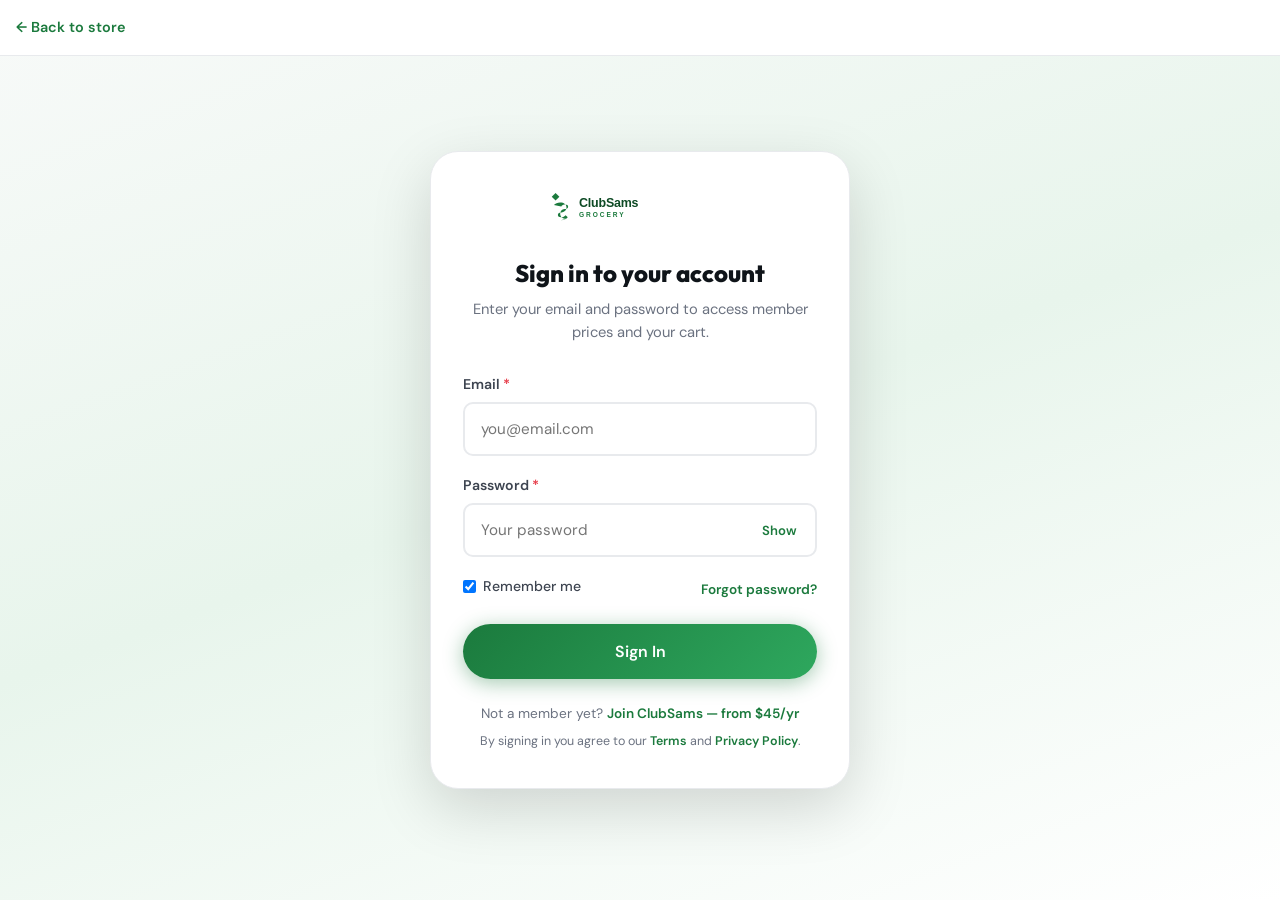
<file: login.html>
<!DOCTYPE html>
<html lang="en">
<head>
  <meta charset="UTF-8" />
  <meta name="viewport" content="width=device-width, initial-scale=1" />
  <title>Sign In — ClubSams Grocery</title>
  <meta name="robots" content="noindex,nofollow" />
  <link rel="icon" href="img/favicon.svg" type="image/svg+xml" />
  <link rel="preconnect" href="https://fonts.googleapis.com" />
  <link rel="preconnect" href="https://fonts.gstatic.com" crossorigin />
  <link href="https://fonts.googleapis.com/css2?family=DM+Sans:ital,opsz,wght@0,9..40,400;0,9..40,500;0,9..40,600;0,9..40,700&family=Outfit:wght@600;700;800&display=swap" rel="stylesheet" />
  <link rel="stylesheet" href="css/styles.css?v=5" />
  <link rel="stylesheet" href="css/auth.css?v=1" />
</head>
<body class="auth-page">

  <header class="auth-top">
    <div class="wrap auth-top-inner">
      <a class="auth-back" href="index.html">← Back to store</a>
      <a href="index.html"><img src="img/logo.svg" alt="ClubSams Grocery" height="32" /></a>
    </div>
  </header>

  <main class="auth-main" id="main">
    <div class="auth-card">
      <div class="auth-logo">
        <a href="index.html"><img src="img/logo.svg" alt="ClubSams Grocery" width="180" height="36" /></a>
      </div>

      <div class="auth-already" id="auth-already" hidden>
        <h1>You're signed in</h1>
        <p>You already have an active session.</p>
        <div class="auth-already-actions">
          <a class="btn btn-primary" href="index.html">Continue Shopping</a>
          <button class="btn btn-outline" type="button" data-force-logout>Sign Out</button>
        </div>
      </div>

      <form class="auth-form" id="login-form" novalidate>
        <h1>Sign in to your account</h1>
        <p class="auth-lead">Enter your email and password to access member prices and your cart.</p>

        <div class="field">
          <label for="login-email">Email <span class="req">*</span></label>
          <input id="login-email" name="email" type="email" autocomplete="email" required placeholder="you@email.com" />
          <p class="field-error" id="email-error" role="alert" hidden></p>
        </div>

        <div class="field">
          <label for="login-password">Password <span class="req">*</span></label>
          <div class="password-wrap">
            <input id="login-password" name="password" type="password" autocomplete="current-password" required minlength="6" placeholder="Your password" />
            <button class="password-toggle" type="button" data-password-toggle aria-label="Show password" aria-pressed="false">Show</button>
          </div>
          <p class="field-error" id="password-error" role="alert" hidden></p>
        </div>

        <div class="auth-row">
          <label><input type="checkbox" name="remember" checked /> Remember me</label>
          <a class="auth-link" href="index.html#contacto">Forgot password?</a>
        </div>

        <button class="btn btn-primary btn-lg btn-full" type="submit">Sign In</button>
      </form>

      <p class="auth-footer-note">
        Not a member yet? <a class="auth-link" href="index.html#membresia">Join ClubSams — from $45/yr</a>
      </p>
      <p class="auth-footer-note" style="margin-top:0.5rem;font-size:0.78rem;">
        By signing in you agree to our
        <a class="auth-link" href="terminos-y-condiciones.html">Terms</a> and
        <a class="auth-link" href="politica-privacidad.html">Privacy Policy</a>.
      </p>
    </div>
  </main>

  <script src="js/store.js"></script>
  <script src="js/auth.js"></script>
</body>
</html>
</file>
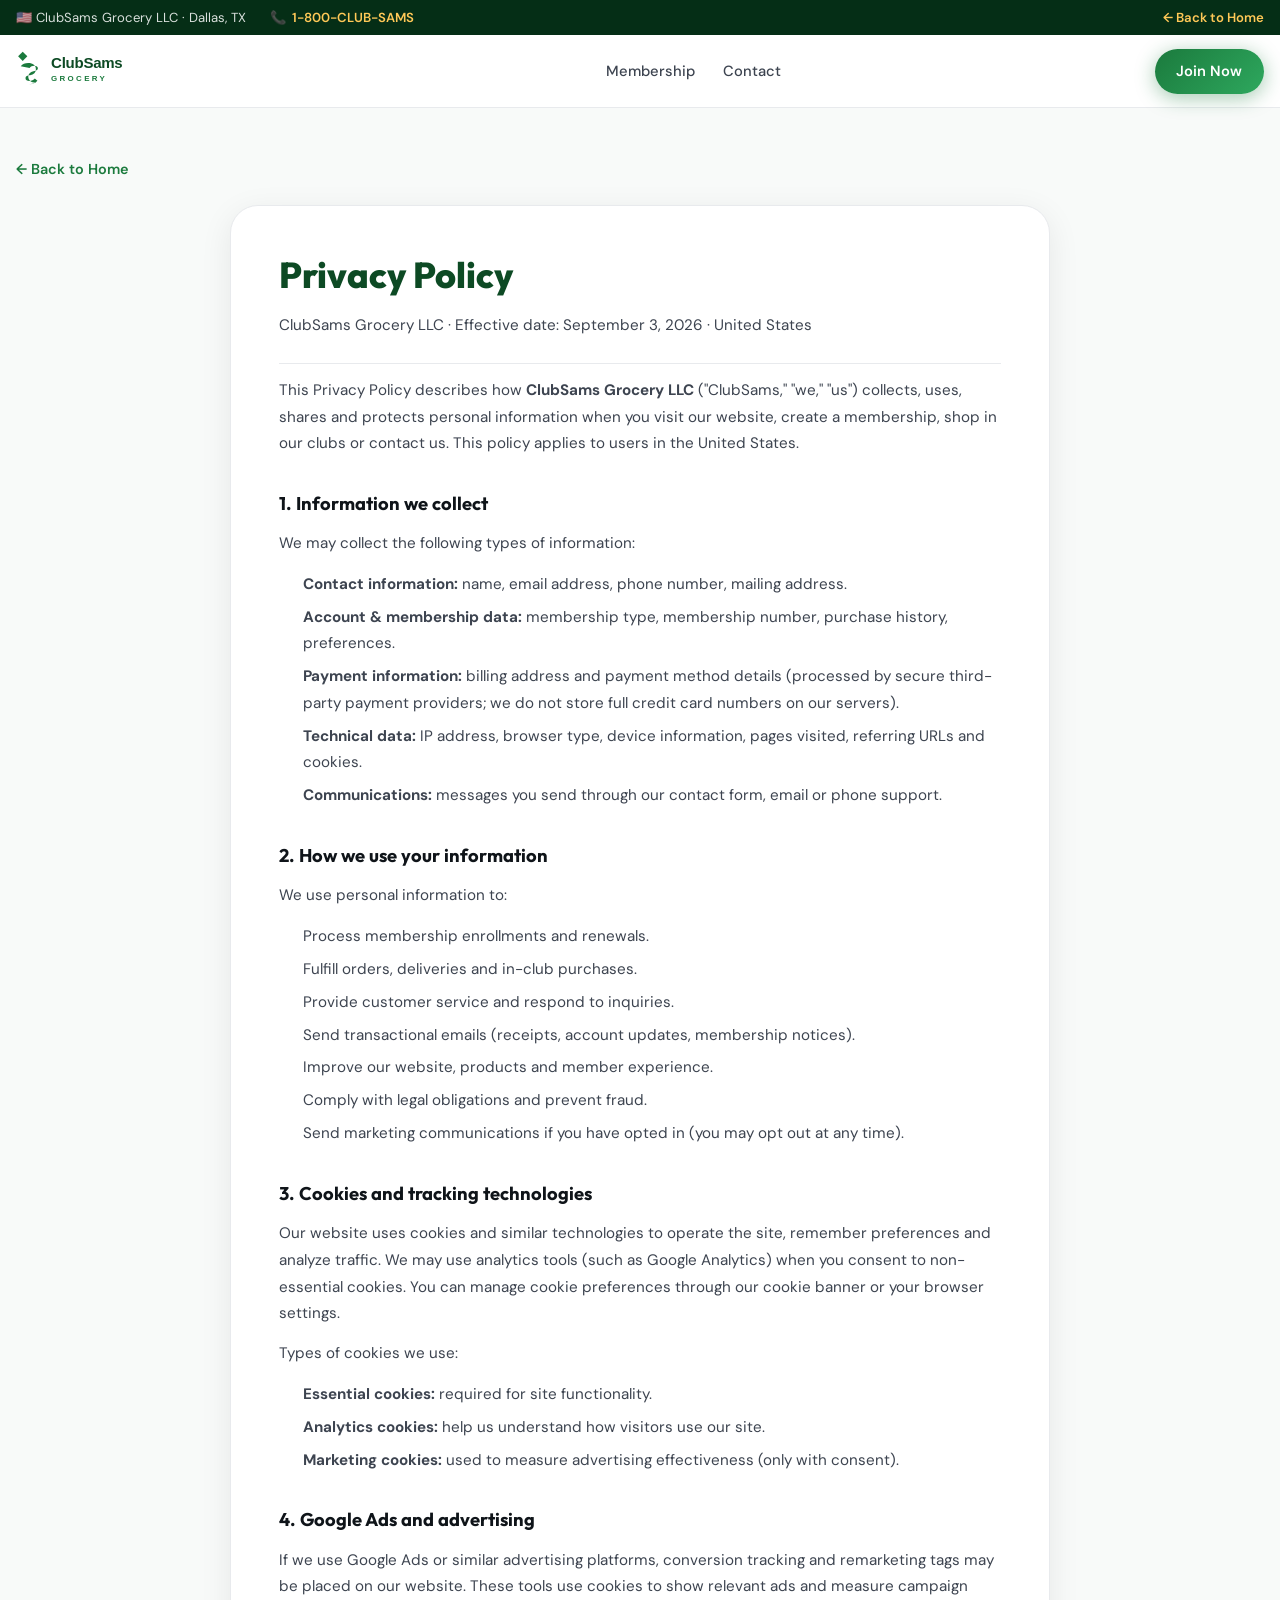
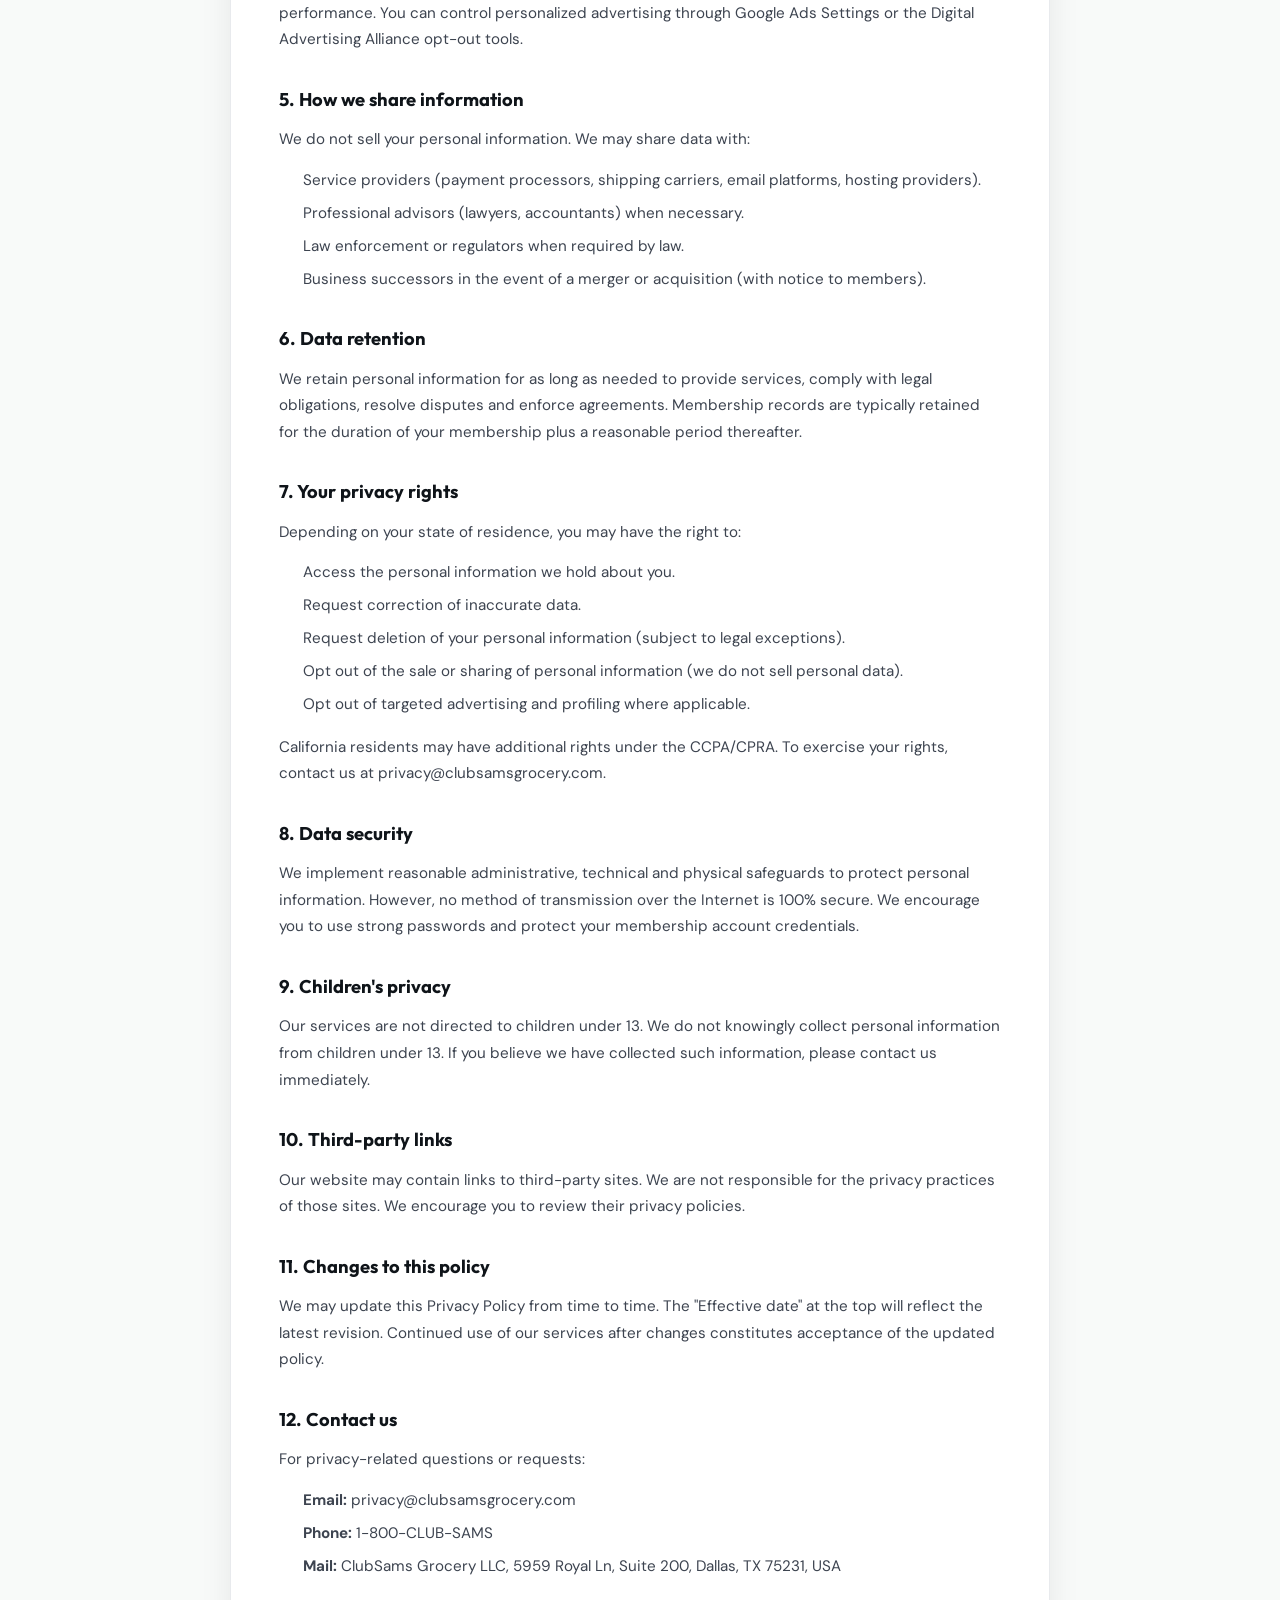
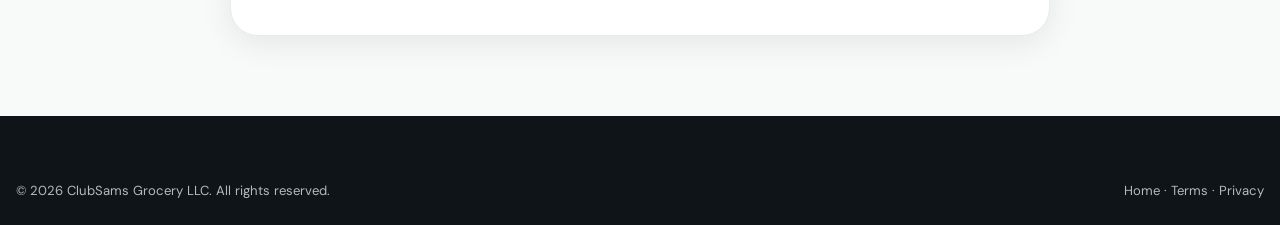
<file: politica-privacidad.html>
<!DOCTYPE html>
<html lang="en">
<head>
  <meta charset="UTF-8" />
  <meta name="viewport" content="width=device-width, initial-scale=1" />
  <title>Privacy Policy — ClubSams Grocery</title>
  <meta name="description" content="Privacy Policy for ClubSams Grocery LLC. How we collect, use and protect your personal information." />
  <meta name="robots" content="index,follow" />
  <link rel="icon" href="img/favicon.svg" type="image/svg+xml" />
  <link rel="preconnect" href="https://fonts.googleapis.com" />
  <link rel="preconnect" href="https://fonts.gstatic.com" crossorigin />
  <link href="https://fonts.googleapis.com/css2?family=DM+Sans:ital,opsz,wght@0,9..40,400;0,9..40,500;0,9..40,600;0,9..40,700&family=Outfit:wght@600;700;800&display=swap" rel="stylesheet" />
  <link rel="stylesheet" href="css/styles.css?v=4" />
</head>
<body>

  <div class="top-bar">
    <div class="wrap top-bar-inner">
      <div class="top-bar-left">
        <span>🇺🇸 ClubSams Grocery LLC · Dallas, TX</span>
        <span>📞 <a href="tel:+18002587226">1-800-CLUB-SAMS</a></span>
      </div>
      <span><a href="index.html">← Back to Home</a></span>
    </div>
  </div>

  <header class="site-header">
    <div class="wrap header-inner">
      <a class="logo" href="index.html"><img src="img/logo.svg" alt="ClubSams Grocery" width="190" height="38" /></a>
      <nav class="nav-desktop">
        <a href="index.html#membresia">Membership</a>
        <a href="index.html#contacto">Contact</a>
      </nav>
      <div class="header-cta">
        <a class="btn btn-primary" href="index.html#membresia">Join Now</a>
      </div>
    </div>
  </header>

  <main class="legal-page">
    <div class="wrap">
      <a class="legal-back" href="index.html">← Back to Home</a>
      <article class="legal-wrap">
        <h1>Privacy Policy</h1>
        <p class="legal-meta">ClubSams Grocery LLC · Effective date: September 3, 2026 · United States</p>

        <p>
          This Privacy Policy describes how <strong>ClubSams Grocery LLC</strong> ("ClubSams," "we," "us")
          collects, uses, shares and protects personal information when you visit our website,
          create a membership, shop in our clubs or contact us. This policy applies to users in
          the United States.
        </p>

        <h2>1. Information we collect</h2>
        <p>We may collect the following types of information:</p>
        <ul>
          <li><strong>Contact information:</strong> name, email address, phone number, mailing address.</li>
          <li><strong>Account &amp; membership data:</strong> membership type, membership number, purchase history, preferences.</li>
          <li><strong>Payment information:</strong> billing address and payment method details (processed by secure third-party payment providers; we do not store full credit card numbers on our servers).</li>
          <li><strong>Technical data:</strong> IP address, browser type, device information, pages visited, referring URLs and cookies.</li>
          <li><strong>Communications:</strong> messages you send through our contact form, email or phone support.</li>
        </ul>

        <h2>2. How we use your information</h2>
        <p>We use personal information to:</p>
        <ul>
          <li>Process membership enrollments and renewals.</li>
          <li>Fulfill orders, deliveries and in-club purchases.</li>
          <li>Provide customer service and respond to inquiries.</li>
          <li>Send transactional emails (receipts, account updates, membership notices).</li>
          <li>Improve our website, products and member experience.</li>
          <li>Comply with legal obligations and prevent fraud.</li>
          <li>Send marketing communications if you have opted in (you may opt out at any time).</li>
        </ul>

        <h2>3. Cookies and tracking technologies</h2>
        <p>
          Our website uses cookies and similar technologies to operate the site, remember preferences
          and analyze traffic. We may use analytics tools (such as Google Analytics) when you consent
          to non-essential cookies. You can manage cookie preferences through our cookie banner or
          your browser settings.
        </p>
        <p>Types of cookies we use:</p>
        <ul>
          <li><strong>Essential cookies:</strong> required for site functionality.</li>
          <li><strong>Analytics cookies:</strong> help us understand how visitors use our site.</li>
          <li><strong>Marketing cookies:</strong> used to measure advertising effectiveness (only with consent).</li>
        </ul>

        <h2>4. Google Ads and advertising</h2>
        <p>
          If we use Google Ads or similar advertising platforms, conversion tracking and remarketing
          tags may be placed on our website. These tools use cookies to show relevant ads and measure
          campaign performance. You can control personalized advertising through
          <a href="https://adssettings.google.com" target="_blank" rel="noopener noreferrer">Google Ads Settings</a>
          or the Digital Advertising Alliance opt-out tools.
        </p>

        <h2>5. How we share information</h2>
        <p>We do not sell your personal information. We may share data with:</p>
        <ul>
          <li>Service providers (payment processors, shipping carriers, email platforms, hosting providers).</li>
          <li>Professional advisors (lawyers, accountants) when necessary.</li>
          <li>Law enforcement or regulators when required by law.</li>
          <li>Business successors in the event of a merger or acquisition (with notice to members).</li>
        </ul>

        <h2>6. Data retention</h2>
        <p>
          We retain personal information for as long as needed to provide services, comply with legal
          obligations, resolve disputes and enforce agreements. Membership records are typically retained
          for the duration of your membership plus a reasonable period thereafter.
        </p>

        <h2>7. Your privacy rights</h2>
        <p>Depending on your state of residence, you may have the right to:</p>
        <ul>
          <li>Access the personal information we hold about you.</li>
          <li>Request correction of inaccurate data.</li>
          <li>Request deletion of your personal information (subject to legal exceptions).</li>
          <li>Opt out of the sale or sharing of personal information (we do not sell personal data).</li>
          <li>Opt out of targeted advertising and profiling where applicable.</li>
        </ul>
        <p>
          California residents may have additional rights under the CCPA/CPRA.
          To exercise your rights, contact us at <a href="mailto:privacy@clubsamsgrocery.com">privacy@clubsamsgrocery.com</a>.
        </p>

        <h2>8. Data security</h2>
        <p>
          We implement reasonable administrative, technical and physical safeguards to protect personal
          information. However, no method of transmission over the Internet is 100% secure. We encourage
          you to use strong passwords and protect your membership account credentials.
        </p>

        <h2>9. Children's privacy</h2>
        <p>
          Our services are not directed to children under 13. We do not knowingly collect personal
          information from children under 13. If you believe we have collected such information,
          please contact us immediately.
        </p>

        <h2>10. Third-party links</h2>
        <p>
          Our website may contain links to third-party sites. We are not responsible for the privacy
          practices of those sites. We encourage you to review their privacy policies.
        </p>

        <h2>11. Changes to this policy</h2>
        <p>
          We may update this Privacy Policy from time to time. The "Effective date" at the top will
          reflect the latest revision. Continued use of our services after changes constitutes acceptance
          of the updated policy.
        </p>

        <h2>12. Contact us</h2>
        <p>For privacy-related questions or requests:</p>
        <ul>
          <li><strong>Email:</strong> <a href="mailto:privacy@clubsamsgrocery.com">privacy@clubsamsgrocery.com</a></li>
          <li><strong>Phone:</strong> <a href="tel:+18002587226">1-800-CLUB-SAMS</a></li>
          <li><strong>Mail:</strong> ClubSams Grocery LLC, 5959 Royal Ln, Suite 200, Dallas, TX 75231, USA</li>
        </ul>
      </article>
    </div>
  </main>

  <footer class="site-footer">
    <div class="wrap">
      <div class="footer-bottom" style="border-top:none;padding-top:0;">
        <span>&copy; 2026 ClubSams Grocery LLC. All rights reserved.</span>
        <span>
          <a href="index.html">Home</a> ·
          <a href="terminos-y-condiciones.html">Terms</a> ·
          <a href="politica-privacidad.html">Privacy</a>
        </span>
      </div>
    </div>
  </footer>

</body>
</html>
</file>
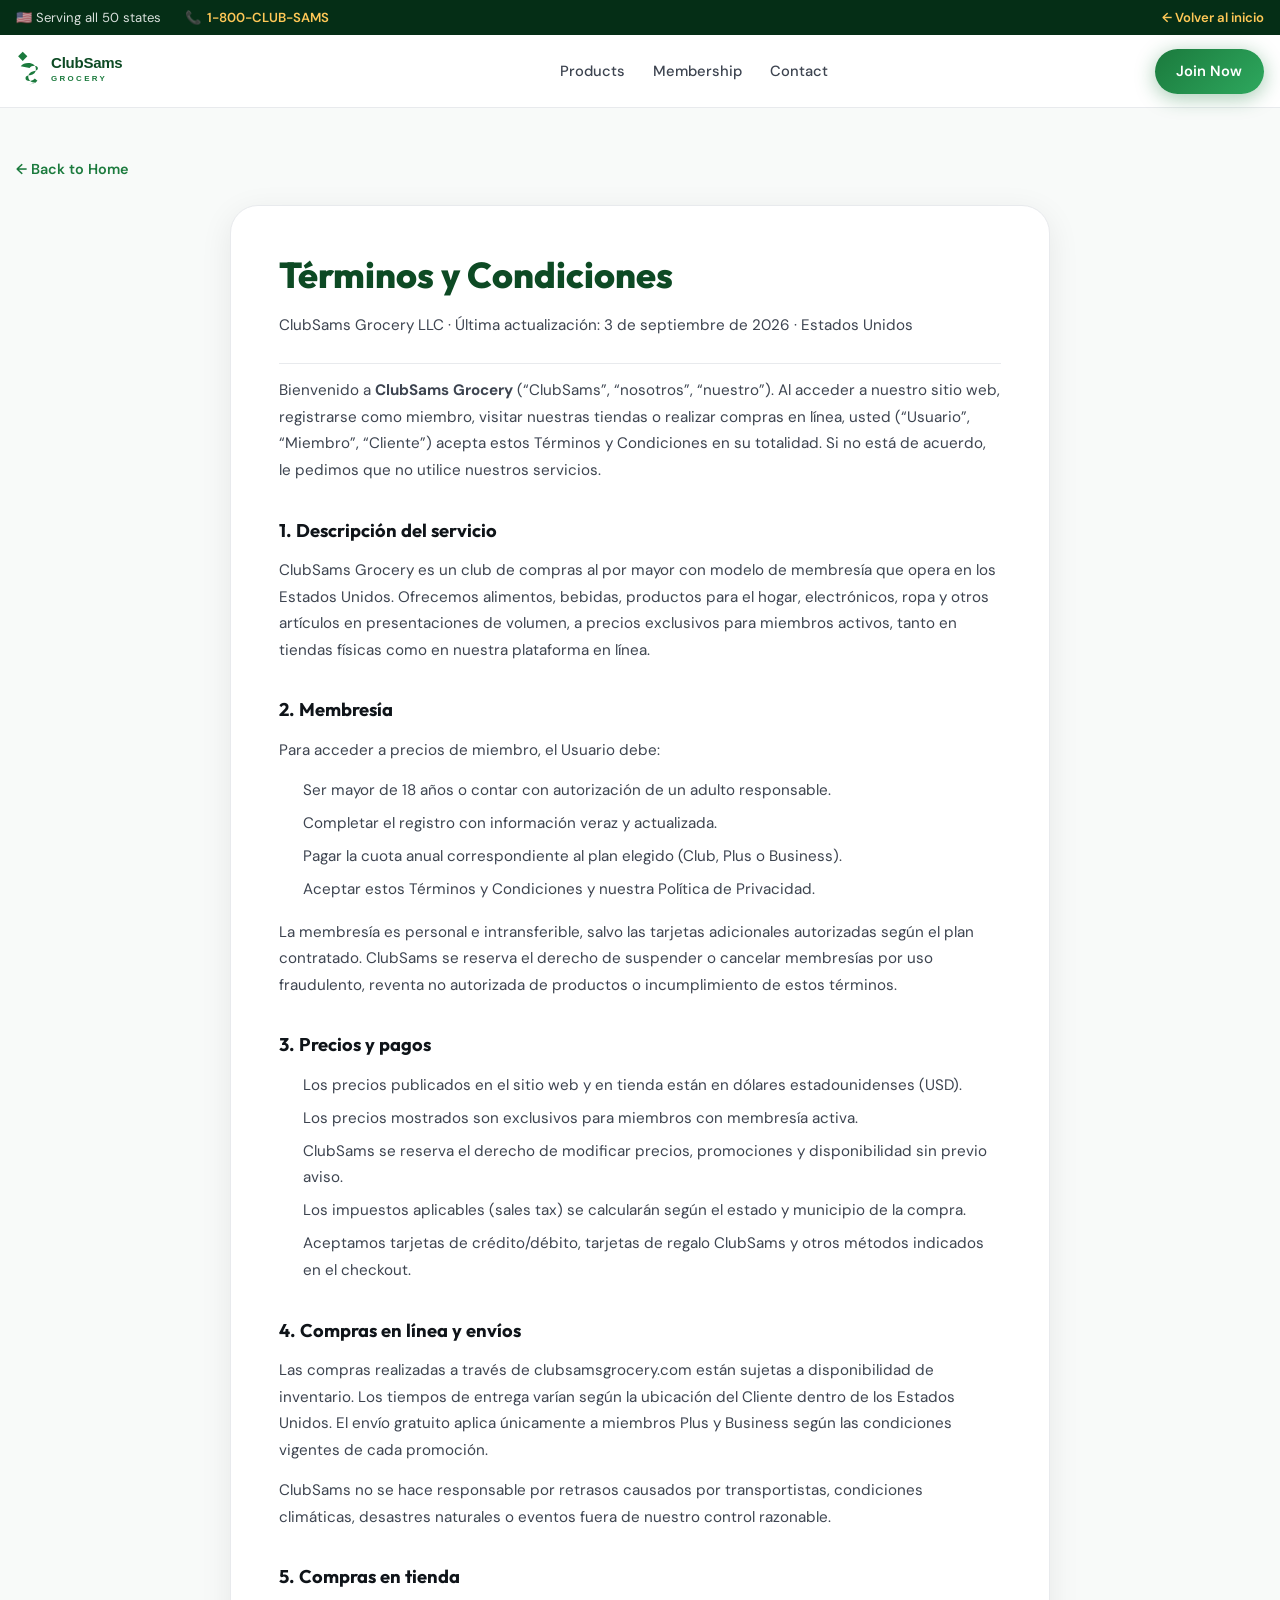
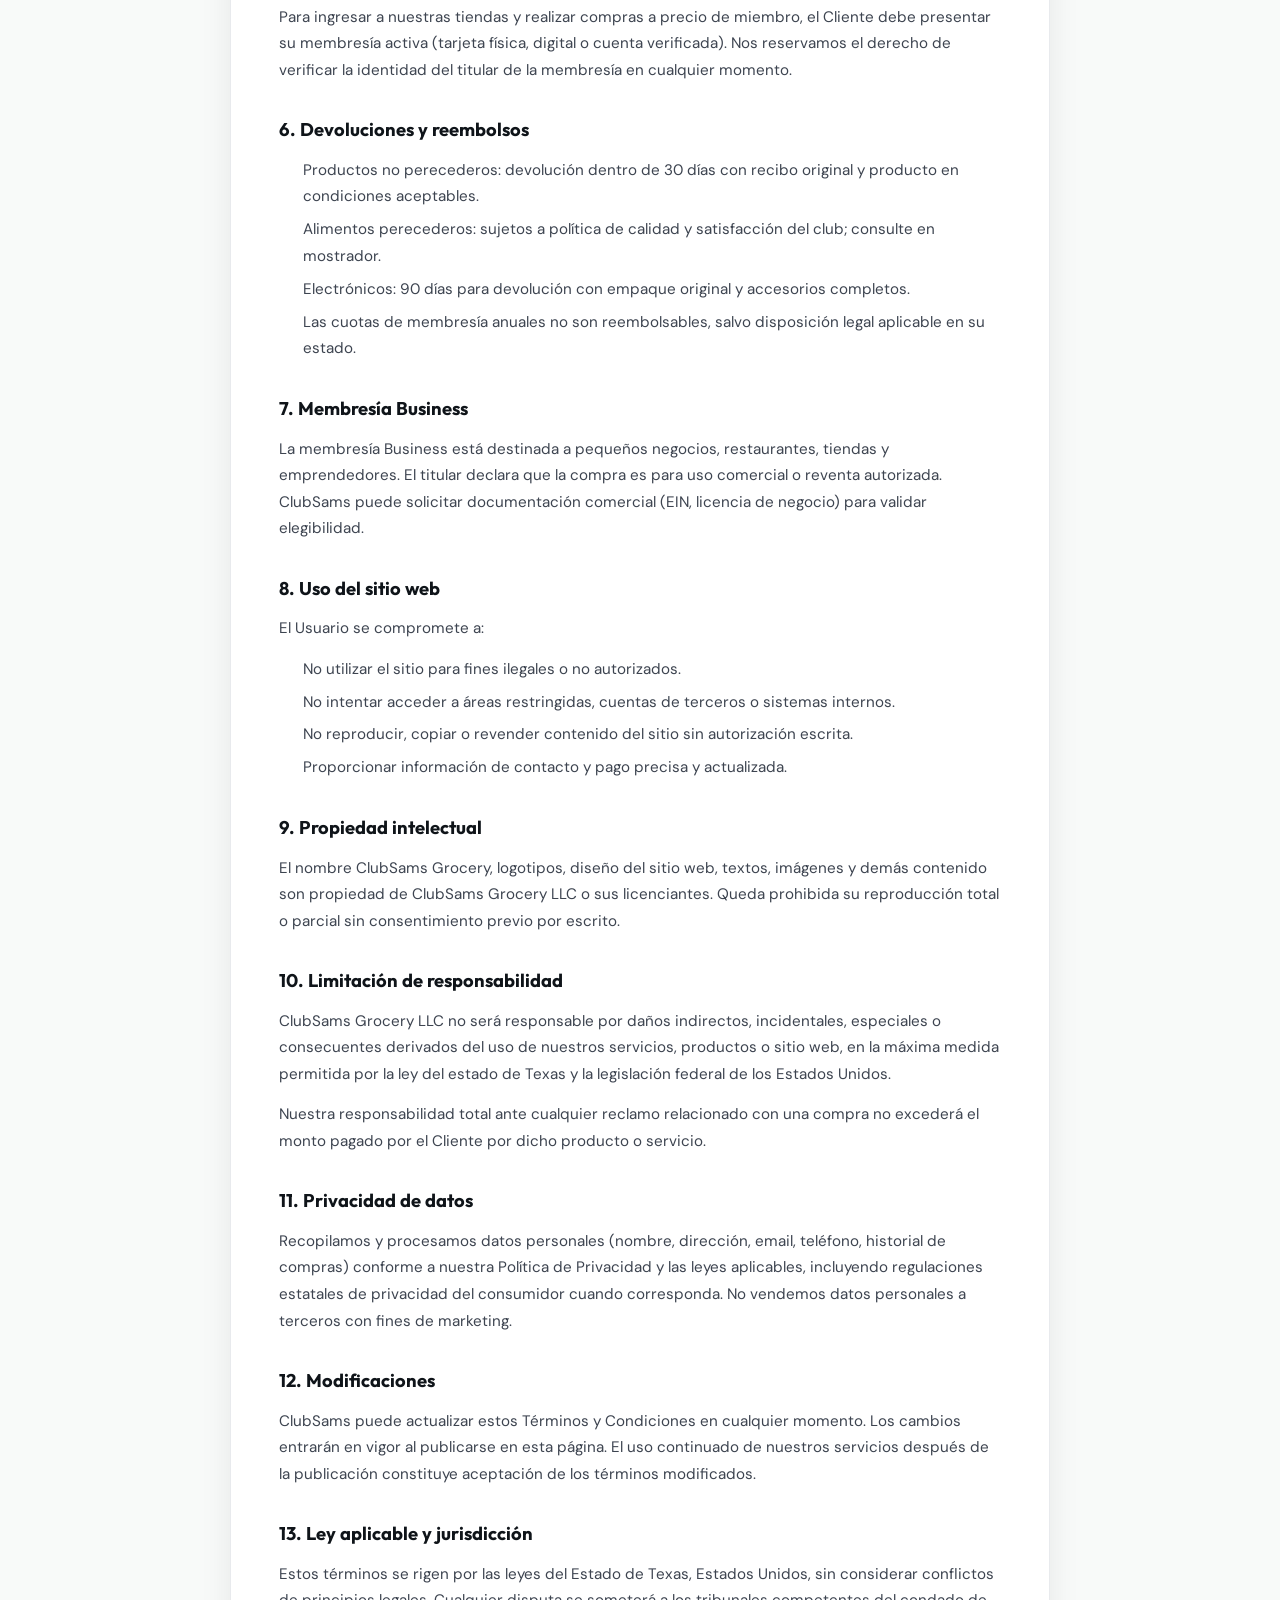
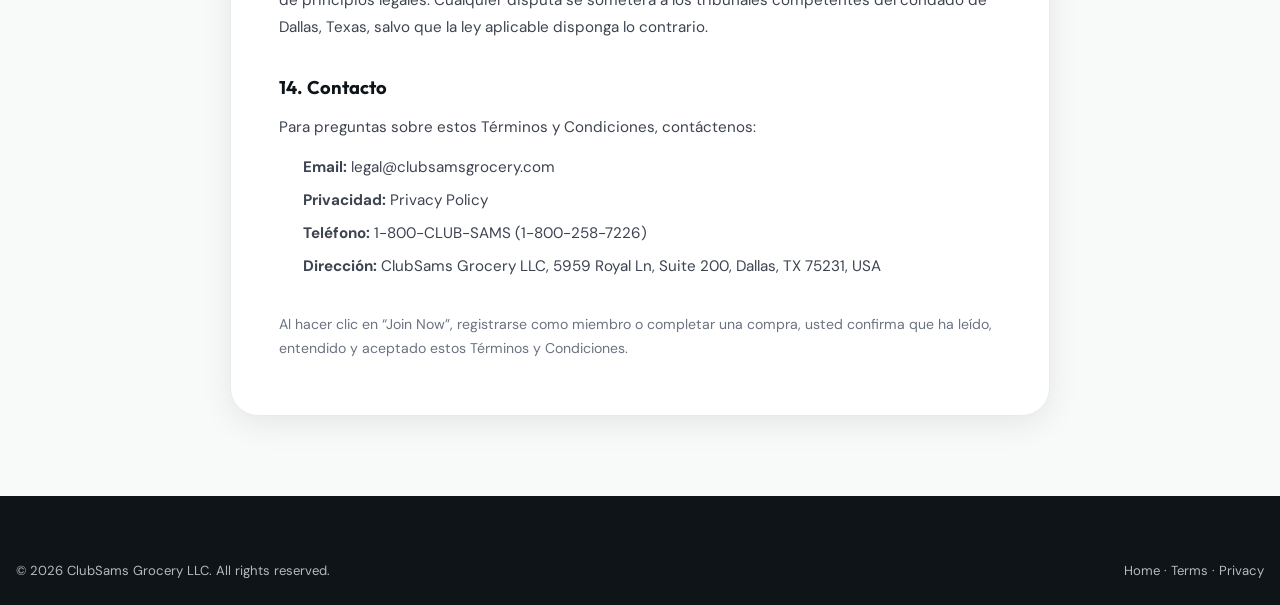
<file: terminos-y-condiciones.html>
<!DOCTYPE html>
<html lang="es">
<head>
  <meta charset="UTF-8" />
  <meta name="viewport" content="width=device-width, initial-scale=1" />
  <title>Términos y Condiciones — ClubSams Grocery</title>
  <meta name="description" content="Términos y condiciones de uso, membresía y compras en ClubSams Grocery. Wholesale club en Estados Unidos." />
  <link rel="icon" href="img/favicon.svg" type="image/svg+xml" />
  <link rel="preconnect" href="https://fonts.googleapis.com" />
  <link rel="preconnect" href="https://fonts.gstatic.com" crossorigin />
  <link href="https://fonts.googleapis.com/css2?family=DM+Sans:ital,opsz,wght@0,9..40,400;0,9..40,500;0,9..40,600;0,9..40,700&family=Outfit:wght@600;700;800&display=swap" rel="stylesheet" />
  <link rel="stylesheet" href="css/styles.css?v=3" />
</head>
<body>

  <div class="top-bar">
    <div class="wrap top-bar-inner">
      <div class="top-bar-left">
        <span>🇺🇸 Serving all 50 states</span>
        <span>📞 <a href="tel:+18002587226">1-800-CLUB-SAMS</a></span>
      </div>
      <span><a href="index.html">← Volver al inicio</a></span>
    </div>
  </div>

  <header class="site-header">
    <div class="wrap header-inner">
      <a class="logo" href="index.html" aria-label="ClubSams Grocery Home">
        <img src="img/logo.svg" alt="ClubSams Grocery" width="190" height="38" />
      </a>
      <nav class="nav-desktop" aria-label="Navegación">
        <a href="index.html#productos">Products</a>
        <a href="index.html#membresia">Membership</a>
        <a href="index.html#contacto">Contact</a>
      </nav>
      <div class="header-cta">
        <a class="btn btn-primary" href="index.html#membresia">Join Now</a>
      </div>
    </div>
  </header>

  <main class="legal-page">
    <div class="wrap">
      <a class="legal-back" href="index.html">← Back to Home</a>
      <article class="legal-wrap">
        <h1>Términos y Condiciones</h1>
        <p class="legal-meta">ClubSams Grocery LLC · Última actualización: 3 de septiembre de 2026 · Estados Unidos</p>

        <p>
          Bienvenido a <strong>ClubSams Grocery</strong> (“ClubSams”, “nosotros”, “nuestro”).
          Al acceder a nuestro sitio web, registrarse como miembro, visitar nuestras tiendas
          o realizar compras en línea, usted (“Usuario”, “Miembro”, “Cliente”) acepta
          estos Términos y Condiciones en su totalidad. Si no está de acuerdo, le pedimos
          que no utilice nuestros servicios.
        </p>

        <h2>1. Descripción del servicio</h2>
        <p>
          ClubSams Grocery es un club de compras al por mayor con modelo de membresía
          que opera en los Estados Unidos. Ofrecemos alimentos, bebidas, productos para
          el hogar, electrónicos, ropa y otros artículos en presentaciones de volumen,
          a precios exclusivos para miembros activos, tanto en tiendas físicas como en
          nuestra plataforma en línea.
        </p>

        <h2>2. Membresía</h2>
        <p>Para acceder a precios de miembro, el Usuario debe:</p>
        <ul>
          <li>Ser mayor de 18 años o contar con autorización de un adulto responsable.</li>
          <li>Completar el registro con información veraz y actualizada.</li>
          <li>Pagar la cuota anual correspondiente al plan elegido (Club, Plus o Business).</li>
          <li>Aceptar estos Términos y Condiciones y nuestra Política de Privacidad.</li>
        </ul>
        <p>
          La membresía es personal e intransferible, salvo las tarjetas adicionales
          autorizadas según el plan contratado. ClubSams se reserva el derecho de
          suspender o cancelar membresías por uso fraudulento, reventa no autorizada
          de productos o incumplimiento de estos términos.
        </p>

        <h2>3. Precios y pagos</h2>
        <ul>
          <li>Los precios publicados en el sitio web y en tienda están en dólares estadounidenses (USD).</li>
          <li>Los precios mostrados son exclusivos para miembros con membresía activa.</li>
          <li>ClubSams se reserva el derecho de modificar precios, promociones y disponibilidad sin previo aviso.</li>
          <li>Los impuestos aplicables (sales tax) se calcularán según el estado y municipio de la compra.</li>
          <li>Aceptamos tarjetas de crédito/débito, tarjetas de regalo ClubSams y otros métodos indicados en el checkout.</li>
        </ul>

        <h2>4. Compras en línea y envíos</h2>
        <p>
          Las compras realizadas a través de clubsamsgrocery.com están sujetas a
          disponibilidad de inventario. Los tiempos de entrega varían según la ubicación
          del Cliente dentro de los Estados Unidos. El envío gratuito aplica únicamente
          a miembros Plus y Business según las condiciones vigentes de cada promoción.
        </p>
        <p>
          ClubSams no se hace responsable por retrasos causados por transportistas,
          condiciones climáticas, desastres naturales o eventos fuera de nuestro control razonable.
        </p>

        <h2>5. Compras en tienda</h2>
        <p>
          Para ingresar a nuestras tiendas y realizar compras a precio de miembro,
          el Cliente debe presentar su membresía activa (tarjeta física, digital o
          cuenta verificada). Nos reservamos el derecho de verificar la identidad del
          titular de la membresía en cualquier momento.
        </p>

        <h2>6. Devoluciones y reembolsos</h2>
        <ul>
          <li>Productos no perecederos: devolución dentro de 30 días con recibo original y producto en condiciones aceptables.</li>
          <li>Alimentos perecederos: sujetos a política de calidad y satisfacción del club; consulte en mostrador.</li>
          <li>Electrónicos: 90 días para devolución con empaque original y accesorios completos.</li>
          <li>Las cuotas de membresía anuales no son reembolsables, salvo disposición legal aplicable en su estado.</li>
        </ul>

        <h2>7. Membresía Business</h2>
        <p>
          La membresía Business está destinada a pequeños negocios, restaurantes,
          tiendas y emprendedores. El titular declara que la compra es para uso comercial
          o reventa autorizada. ClubSams puede solicitar documentación comercial
          (EIN, licencia de negocio) para validar elegibilidad.
        </p>

        <h2>8. Uso del sitio web</h2>
        <p>El Usuario se compromete a:</p>
        <ul>
          <li>No utilizar el sitio para fines ilegales o no autorizados.</li>
          <li>No intentar acceder a áreas restringidas, cuentas de terceros o sistemas internos.</li>
          <li>No reproducir, copiar o revender contenido del sitio sin autorización escrita.</li>
          <li>Proporcionar información de contacto y pago precisa y actualizada.</li>
        </ul>

        <h2>9. Propiedad intelectual</h2>
        <p>
          El nombre ClubSams Grocery, logotipos, diseño del sitio web, textos, imágenes
          y demás contenido son propiedad de ClubSams Grocery LLC o sus licenciantes.
          Queda prohibida su reproducción total o parcial sin consentimiento previo por escrito.
        </p>

        <h2>10. Limitación de responsabilidad</h2>
        <p>
          ClubSams Grocery LLC no será responsable por daños indirectos, incidentales,
          especiales o consecuentes derivados del uso de nuestros servicios, productos
          o sitio web, en la máxima medida permitida por la ley del estado de Texas
          y la legislación federal de los Estados Unidos.
        </p>
        <p>
          Nuestra responsabilidad total ante cualquier reclamo relacionado con una
          compra no excederá el monto pagado por el Cliente por dicho producto o servicio.
        </p>

        <h2>11. Privacidad de datos</h2>
        <p>
          Recopilamos y procesamos datos personales (nombre, dirección, email, teléfono,
          historial de compras) conforme a nuestra Política de Privacidad y las leyes
          aplicables, incluyendo regulaciones estatales de privacidad del consumidor
          cuando corresponda. No vendemos datos personales a terceros con fines de marketing.
        </p>

        <h2>12. Modificaciones</h2>
        <p>
          ClubSams puede actualizar estos Términos y Condiciones en cualquier momento.
          Los cambios entrarán en vigor al publicarse en esta página. El uso continuado
          de nuestros servicios después de la publicación constituye aceptación de
          los términos modificados.
        </p>

        <h2>13. Ley aplicable y jurisdicción</h2>
        <p>
          Estos términos se rigen por las leyes del Estado de Texas, Estados Unidos,
          sin considerar conflictos de principios legales. Cualquier disputa se
          someterá a los tribunales competentes del condado de Dallas, Texas,
          salvo que la ley aplicable disponga lo contrario.
        </p>

        <h2>14. Contacto</h2>
        <p>
          Para preguntas sobre estos Términos y Condiciones, contáctenos:
        </p>
        <ul>
          <li><strong>Email:</strong> <a href="mailto:legal@clubsamsgrocery.com">legal@clubsamsgrocery.com</a></li>
          <li><strong>Privacidad:</strong> <a href="politica-privacidad.html">Privacy Policy</a></li>
          <li><strong>Teléfono:</strong> <a href="tel:+18002587226">1-800-CLUB-SAMS (1-800-258-7226)</a></li>
          <li><strong>Dirección:</strong> ClubSams Grocery LLC, 5959 Royal Ln, Suite 200, Dallas, TX 75231, USA</li>
        </ul>

        <p style="margin-top:2rem;font-size:0.88rem;color:var(--mute);">
          Al hacer clic en “Join Now”, registrarse como miembro o completar una compra,
          usted confirma que ha leído, entendido y aceptado estos Términos y Condiciones.
        </p>
      </article>
    </div>
  </main>

  <footer class="site-footer">
    <div class="wrap">
      <div class="footer-bottom" style="border-top:none;padding-top:0;">
        <span>&copy; 2026 ClubSams Grocery LLC. All rights reserved.</span>
        <span>
          <a href="index.html">Home</a> ·
          <a href="terminos-y-condiciones.html">Terms</a> ·
          <a href="politica-privacidad.html">Privacy</a>
        </span>
      </div>
    </div>
  </footer>

</body>
</html>
</file>
<file: css/styles.css>
:root {
  --green-950: #052e16;
  --green-900: #0d4a24;
  --green-700: #1B7A3D;
  --green-500: #2ea85e;
  --green-400: #4ade80;
  --green-100: #e8f5ec;
  --gold-600: #d4890a;
  --gold-500: #F5A623;
  --gold-400: #ffc857;
  --gold-100: #fff4e0;
  --red-deal: #e63946;
  --ink: #0f1419;
  --subtle: #3d4450;
  --mute: #6b7280;
  --line: #e8eaed;
  --white: #ffffff;
  --glass: rgba(255, 255, 255, 0.08);
  --radius-sm: 10px;
  --radius-md: 18px;
  --radius-lg: 28px;
  --radius-pill: 1000px;
  --shadow: 0 8px 32px rgba(0, 0, 0, 0.08);
  --shadow-lg: 0 20px 60px rgba(0, 0, 0, 0.15);
  --shadow-glow: 0 0 60px rgba(245, 166, 35, 0.25);
  --font: "DM Sans", system-ui, sans-serif;
  --font-display: "Outfit", "DM Sans", sans-serif;
  --max: 1280px;
  --header-h: 72px;
}

*, *::before, *::after { box-sizing: border-box; margin: 0; padding: 0; }
html { scroll-behavior: smooth; }

body {
  font-family: var(--font);
  color: var(--ink);
  background: var(--white);
  line-height: 1.6;
  min-height: 100vh;
  overflow-x: hidden;
}

img { display: block; max-width: 100%; height: auto; }
a { color: inherit; text-decoration: none; }
ul { list-style: none; }
button { font: inherit; cursor: pointer; border: none; background: none; }

.wrap {
  width: min(var(--max), calc(100% - 2rem));
  margin-inline: auto;
}

/* Top bar */
.top-bar {
  background: var(--green-950);
  color: rgba(255, 255, 255, 0.85);
  font-size: 0.82rem;
  padding: 0.45rem 0;
}

.top-bar-inner {
  display: flex;
  align-items: center;
  justify-content: space-between;
  gap: 1rem;
  flex-wrap: wrap;
}

.top-bar-left {
  display: flex;
  align-items: center;
  gap: 1.5rem;
  flex-wrap: wrap;
}

.top-bar-left span {
  display: flex;
  align-items: center;
  gap: 0.4rem;
}

.top-bar a {
  color: var(--gold-400);
  font-weight: 600;
  transition: opacity 0.2s;
}

.top-bar a:hover { opacity: 0.85; }

/* Header */
.site-header {
  position: sticky;
  top: 0;
  z-index: 200;
  background: rgba(255, 255, 255, 0.92);
  backdrop-filter: blur(16px);
  border-bottom: 1px solid var(--line);
  transition: box-shadow 0.3s;
}

.site-header.is-scrolled {
  box-shadow: 0 4px 24px rgba(0, 0, 0, 0.08);
}

.header-inner {
  display: flex;
  align-items: center;
  justify-content: space-between;
  gap: 1.25rem;
  padding: 0.75rem 0;
  min-height: var(--header-h);
}

.logo img { height: 40px; width: auto; }

.nav-desktop {
  display: flex;
  align-items: center;
  gap: 1.75rem;
}

.nav-desktop a {
  font-size: 0.92rem;
  font-weight: 500;
  color: var(--subtle);
  position: relative;
  transition: color 0.2s;
}

.nav-desktop a::after {
  content: "";
  position: absolute;
  bottom: -4px;
  left: 0;
  width: 0;
  height: 2px;
  background: var(--green-700);
  border-radius: 2px;
  transition: width 0.25s;
}

.nav-desktop a:hover { color: var(--green-700); }
.nav-desktop a:hover::after { width: 100%; }

.header-cta {
  display: flex;
  align-items: center;
  gap: 0.65rem;
}

.header-account {
  display: inline-flex;
  align-items: center;
  gap: 0.4rem;
  font-size: 0.88rem;
  font-weight: 600;
  color: var(--subtle);
  padding: 0.4rem 0.5rem;
  border-radius: var(--radius-sm);
  transition: color 0.2s, background 0.2s;
}

.header-account:hover {
  color: var(--green-700);
  background: var(--green-100);
}

.header-account span {
  max-width: 90px;
  overflow: hidden;
  text-overflow: ellipsis;
  white-space: nowrap;
}

.header-sign-out {
  font-size: 0.78rem;
  font-weight: 600;
  color: var(--mute);
  padding: 0.35rem 0.5rem;
}

.header-sign-out:hover { color: var(--red-deal); }

.header-sign-out[hidden] { display: none; }

.header-cart {
  display: inline-flex;
  align-items: center;
  gap: 0.35rem;
  padding: 0.45rem 0.65rem;
  border-radius: var(--radius-pill);
  background: var(--green-100);
  color: var(--green-900);
  position: relative;
  transition: background 0.2s, transform 0.15s;
}

.header-cart:hover {
  background: #d4edda;
  transform: translateY(-1px);
}

.header-cart-total {
  font-size: 0.85rem;
  font-weight: 700;
}

.cart-badge {
  position: absolute;
  top: -4px;
  right: -4px;
  min-width: 18px;
  height: 18px;
  padding: 0 4px;
  background: var(--red-deal);
  color: var(--white);
  font-size: 0.68rem;
  font-weight: 700;
  border-radius: var(--radius-pill);
  display: flex;
  align-items: center;
  justify-content: center;
  line-height: 1;
}

.cart-badge[hidden] { display: none; }

.header-join { padding: 0.65rem 1.15rem; }

.btn {
  display: inline-flex;
  align-items: center;
  justify-content: center;
  gap: 0.5rem;
  padding: 0.65rem 1.35rem;
  border-radius: var(--radius-pill);
  font-weight: 600;
  font-size: 0.92rem;
  transition: transform 0.15s, box-shadow 0.2s, background 0.2s;
  white-space: nowrap;
}

.btn:hover { transform: translateY(-2px); }

.btn-primary {
  background: linear-gradient(135deg, var(--green-700), var(--green-500));
  color: var(--white);
  box-shadow: 0 4px 20px rgba(27, 122, 61, 0.4);
}

.btn-primary:hover {
  box-shadow: 0 8px 28px rgba(27, 122, 61, 0.5);
}

.btn-outline {
  border: 2px solid var(--green-700);
  color: var(--green-700);
  background: transparent;
}

.btn-outline:hover { background: var(--green-100); }

.btn-gold {
  background: linear-gradient(135deg, var(--gold-500), var(--gold-400));
  color: var(--ink);
  box-shadow: 0 4px 20px rgba(245, 166, 35, 0.45);
}

.btn-white {
  background: var(--white);
  color: var(--green-700);
  box-shadow: var(--shadow);
}

.btn-dark {
  background: var(--ink);
  color: var(--white);
}

.btn-lg { padding: 0.9rem 1.85rem; font-size: 1rem; }

.btn-add {
  width: 100%;
  padding: 0.6rem;
  background: var(--green-700);
  color: var(--white);
  border-radius: var(--radius-sm);
  font-size: 0.85rem;
  margin-top: auto;
}

.btn-add:hover {
  background: var(--green-900);
  transform: none;
}

.nav-toggle {
  display: none;
  flex-direction: column;
  gap: 5px;
  padding: 0.5rem;
}

.nav-toggle span {
  display: block;
  width: 24px;
  height: 2px;
  background: var(--ink);
  border-radius: 2px;
  transition: transform 0.2s, opacity 0.2s;
}

.nav-mobile {
  display: none;
  flex-direction: column;
  gap: 0.25rem;
  padding: 0.75rem 0 1.25rem;
  border-top: 1px solid var(--line);
}

.nav-mobile.is-open { display: flex; }

.nav-mobile a {
  padding: 0.75rem 0;
  font-weight: 500;
  color: var(--subtle);
  border-bottom: 1px solid var(--line);
}

/* Hero */
.hero {
  position: relative;
  min-height: 92vh;
  display: flex;
  align-items: center;
  background: var(--green-950);
  color: var(--white);
  overflow: hidden;
}

.hero-bg {
  position: absolute;
  inset: 0;
}

.hero-bg img {
  width: 100%;
  height: 100%;
  object-fit: cover;
  opacity: 0.35;
}

.hero-bg::after {
  content: "";
  position: absolute;
  inset: 0;
  background:
    linear-gradient(135deg, rgba(5, 46, 22, 0.95) 0%, rgba(13, 74, 36, 0.75) 45%, rgba(5, 46, 22, 0.9) 100%),
    radial-gradient(ellipse 80% 60% at 70% 40%, rgba(245, 166, 35, 0.15) 0%, transparent 60%);
}

.hero-orbs {
  position: absolute;
  inset: 0;
  pointer-events: none;
  overflow: hidden;
}

.hero-orb {
  position: absolute;
  border-radius: 50%;
  filter: blur(80px);
  animation: float 8s ease-in-out infinite;
}

.hero-orb--1 {
  width: 400px;
  height: 400px;
  background: rgba(46, 168, 94, 0.25);
  top: -100px;
  right: 10%;
  animation-delay: 0s;
}

.hero-orb--2 {
  width: 300px;
  height: 300px;
  background: rgba(245, 166, 35, 0.2);
  bottom: -50px;
  left: 5%;
  animation-delay: -3s;
}

@keyframes float {
  0%, 100% { transform: translate(0, 0) scale(1); }
  50% { transform: translate(20px, -30px) scale(1.05); }
}

.hero-inner {
  position: relative;
  z-index: 2;
  display: grid;
  grid-template-columns: 1.1fr 1fr;
  gap: 3rem;
  align-items: center;
  padding: 4rem 0 5rem;
}

.hero-badge {
  display: inline-flex;
  align-items: center;
  gap: 0.5rem;
  background: var(--glass);
  backdrop-filter: blur(12px);
  border: 1px solid rgba(255, 255, 255, 0.15);
  padding: 0.45rem 1rem;
  border-radius: var(--radius-pill);
  font-size: 0.8rem;
  font-weight: 600;
  letter-spacing: 0.06em;
  text-transform: uppercase;
  margin-bottom: 1.5rem;
}

.hero-badge-dot {
  width: 8px;
  height: 8px;
  background: var(--gold-400);
  border-radius: 50%;
  animation: pulse 2s infinite;
}

@keyframes pulse {
  0%, 100% { opacity: 1; transform: scale(1); }
  50% { opacity: 0.6; transform: scale(1.2); }
}

.hero h1 {
  font-family: var(--font-display);
  font-size: clamp(2.5rem, 5.5vw, 4rem);
  font-weight: 800;
  line-height: 1.08;
  margin-bottom: 1.25rem;
  letter-spacing: -0.02em;
}

.hero h1 .highlight {
  background: linear-gradient(135deg, var(--gold-400), var(--gold-500));
  -webkit-background-clip: text;
  -webkit-text-fill-color: transparent;
  background-clip: text;
}

.hero-desc {
  font-size: 1.12rem;
  opacity: 0.88;
  max-width: 520px;
  margin-bottom: 2rem;
  line-height: 1.75;
}

.hero-actions {
  display: flex;
  flex-wrap: wrap;
  gap: 1rem;
  margin-bottom: 2.5rem;
}

.hero-location {
  display: flex;
  align-items: center;
  gap: 0.75rem;
  background: rgba(255, 255, 255, 0.08);
  border: 1px solid rgba(255, 255, 255, 0.12);
  border-radius: var(--radius-md);
  padding: 0.85rem 1.25rem;
  max-width: 420px;
}

.hero-location-icon {
  font-size: 1.5rem;
  flex-shrink: 0;
}

.hero-location strong {
  display: block;
  font-size: 0.95rem;
}

.hero-location span {
  font-size: 0.82rem;
  opacity: 0.75;
}

.hero-showcase {
  position: relative;
  height: 480px;
}

.hero-product {
  position: absolute;
  background: rgba(255, 255, 255, 0.95);
  backdrop-filter: blur(20px);
  border-radius: var(--radius-md);
  padding: 1rem;
  box-shadow: var(--shadow-lg);
  color: var(--ink);
  transition: transform 0.4s cubic-bezier(0.34, 1.56, 0.64, 1);
  animation: heroFloat 6s ease-in-out infinite;
}

.hero-product:hover { transform: scale(1.05) !important; z-index: 10; }

.hero-product:nth-child(1) {
  top: 0;
  left: 0;
  width: 200px;
  animation-delay: 0s;
}

.hero-product:nth-child(2) {
  top: 40px;
  right: 0;
  width: 220px;
  animation-delay: -1.5s;
}

.hero-product:nth-child(3) {
  bottom: 80px;
  left: 20px;
  width: 210px;
  animation-delay: -3s;
}

.hero-product:nth-child(4) {
  bottom: 0;
  right: 30px;
  width: 200px;
  animation-delay: -4.5s;
}

@keyframes heroFloat {
  0%, 100% { transform: translateY(0); }
  50% { transform: translateY(-12px); }
}

.hero-product img {
  width: 100%;
  height: 140px;
  object-fit: cover;
  border-radius: var(--radius-sm);
  margin-bottom: 0.75rem;
}

.hero-product-price {
  font-size: 1.35rem;
  font-weight: 800;
  color: var(--green-700);
}

.hero-product-name {
  font-size: 0.78rem;
  color: var(--mute);
  line-height: 1.3;
  margin-top: 0.25rem;
}

.hero-product-badge {
  position: absolute;
  top: -8px;
  right: -8px;
  background: var(--red-deal);
  color: var(--white);
  font-size: 0.7rem;
  font-weight: 700;
  padding: 0.25rem 0.55rem;
  border-radius: var(--radius-pill);
}

/* Marquee */
.deals-marquee {
  background: linear-gradient(90deg, var(--gold-500), var(--gold-400));
  color: var(--ink);
  padding: 0.65rem 0;
  overflow: hidden;
}

.marquee-track {
  display: flex;
  gap: 3rem;
  animation: marquee 30s linear infinite;
  white-space: nowrap;
}

.marquee-track span {
  font-weight: 700;
  font-size: 0.9rem;
  display: inline-flex;
  align-items: center;
  gap: 0.5rem;
}

@keyframes marquee {
  0% { transform: translateX(0); }
  100% { transform: translateX(-50%); }
}

/* Stats */
.stats-bar {
  background: var(--white);
  border-bottom: 1px solid var(--line);
  position: relative;
  z-index: 5;
  margin-top: -2rem;
}

.stats-inner {
  display: grid;
  grid-template-columns: repeat(4, 1fr);
  gap: 1rem;
  background: var(--white);
  border-radius: var(--radius-lg);
  box-shadow: var(--shadow-lg);
  padding: 2rem 2.5rem;
}

.stat-item {
  text-align: center;
  padding: 0.5rem;
  border-right: 1px solid var(--line);
}

.stat-item:last-child { border-right: none; }

.stat-item strong {
  display: block;
  font-family: var(--font-display);
  font-size: 2.25rem;
  font-weight: 800;
  color: var(--green-700);
  line-height: 1.1;
}

.stat-item span {
  font-size: 0.88rem;
  color: var(--mute);
  font-weight: 500;
}

/* Sections */
section { padding: 5.5rem 0; }

.section-header {
  text-align: center;
  max-width: 700px;
  margin: 0 auto 3.5rem;
}

.section-eyebrow {
  display: inline-block;
  color: var(--green-700);
  font-weight: 700;
  font-size: 0.82rem;
  text-transform: uppercase;
  letter-spacing: 0.1em;
  margin-bottom: 0.85rem;
}

.section-header h2 {
  font-family: var(--font-display);
  font-size: clamp(1.85rem, 3.5vw, 2.75rem);
  font-weight: 800;
  margin-bottom: 1rem;
  line-height: 1.15;
  letter-spacing: -0.02em;
}

.section-header p {
  color: var(--subtle);
  font-size: 1.05rem;
}

.reveal {
  opacity: 0;
  transform: translateY(28px);
  transition: opacity 0.7s ease, transform 0.7s ease;
}

.reveal.is-visible {
  opacity: 1;
  transform: translateY(0);
}

/* Product rails */
.product-section {
  background: linear-gradient(180deg, #f8faf9 0%, var(--white) 100%);
}

.rail-head {
  display: flex;
  align-items: center;
  justify-content: space-between;
  margin-bottom: 1.75rem;
  gap: 1rem;
}

.rail-head h2 {
  font-family: var(--font-display);
  font-size: clamp(1.5rem, 2.5vw, 2rem);
  font-weight: 800;
}

.rail-tabs {
  display: flex;
  gap: 0.5rem;
  flex-wrap: wrap;
}

.rail-tab {
  padding: 0.45rem 1rem;
  border-radius: var(--radius-pill);
  font-size: 0.85rem;
  font-weight: 600;
  color: var(--mute);
  background: var(--white);
  border: 1px solid var(--line);
  transition: all 0.2s;
}

.rail-tab.is-active,
.rail-tab:hover {
  background: var(--green-700);
  color: var(--white);
  border-color: var(--green-700);
}

.rail-scroll-wrap {
  position: relative;
}

.rail-scroll {
  display: flex;
  gap: 1.25rem;
  overflow-x: auto;
  scroll-snap-type: x mandatory;
  scrollbar-width: none;
  padding: 0.5rem 0 1rem;
  -webkit-overflow-scrolling: touch;
}

.rail-scroll::-webkit-scrollbar { display: none; }

.rail-arrow {
  position: absolute;
  top: 50%;
  transform: translateY(-50%);
  z-index: 5;
  width: 44px;
  height: 44px;
  border-radius: 50%;
  background: var(--white);
  box-shadow: var(--shadow);
  color: var(--ink);
  display: flex;
  align-items: center;
  justify-content: center;
  transition: transform 0.2s, box-shadow 0.2s;
}

.rail-arrow:hover {
  transform: translateY(-50%) scale(1.08);
  box-shadow: var(--shadow-lg);
}

.rail-arrow--prev { left: -12px; }
.rail-arrow--next { right: -12px; }
.rail-arrow[hidden] { display: none; }

/* Product cards */
.product-card {
  flex: 0 0 260px;
  scroll-snap-align: start;
  background: var(--white);
  border-radius: var(--radius-md);
  border: 1px solid var(--line);
  overflow: hidden;
  display: flex;
  flex-direction: column;
  transition: transform 0.3s, box-shadow 0.3s;
  position: relative;
}

.product-card:hover {
  transform: translateY(-6px);
  box-shadow: var(--shadow-lg);
}

.product-card__img {
  position: relative;
  aspect-ratio: 1;
  overflow: hidden;
  background: #f5f6f7;
}

.product-card__img img {
  width: 100%;
  height: 100%;
  object-fit: cover;
  transition: transform 0.4s;
}

.product-card:hover .product-card__img img {
  transform: scale(1.06);
}

.product-card__deal {
  position: absolute;
  top: 10px;
  left: 10px;
  background: var(--red-deal);
  color: var(--white);
  font-size: 0.72rem;
  font-weight: 700;
  padding: 0.3rem 0.65rem;
  border-radius: var(--radius-pill);
  text-transform: uppercase;
  letter-spacing: 0.04em;
}

.product-card__member {
  position: absolute;
  top: 10px;
  right: 10px;
  background: var(--green-700);
  color: var(--white);
  font-size: 0.68rem;
  font-weight: 700;
  padding: 0.25rem 0.5rem;
  border-radius: var(--radius-sm);
}

.product-card__body {
  padding: 1rem 1.1rem 1.15rem;
  display: flex;
  flex-direction: column;
  flex: 1;
}

.product-card__price-row {
  display: flex;
  align-items: baseline;
  gap: 0.5rem;
  margin-bottom: 0.5rem;
}

.product-card__price {
  font-size: 1.5rem;
  font-weight: 800;
  color: var(--green-700);
}

.product-card__was {
  font-size: 0.85rem;
  color: var(--mute);
  text-decoration: line-through;
}

.product-card__unit {
  font-size: 0.78rem;
  color: var(--mute);
}

.product-card h3 {
  font-size: 0.88rem;
  font-weight: 500;
  line-height: 1.4;
  color: var(--ink);
  margin-bottom: 0.65rem;
  display: -webkit-box;
  -webkit-line-clamp: 2;
  -webkit-box-orient: vertical;
  overflow: hidden;
}

.product-rating {
  display: flex;
  align-items: center;
  gap: 0.35rem;
  font-size: 0.78rem;
  color: var(--mute);
  margin-bottom: 0.65rem;
}

.product-rating__stars { color: var(--gold-500); letter-spacing: -1px; }

.product-tags {
  display: flex;
  flex-wrap: wrap;
  gap: 0.35rem;
  margin-bottom: 0.75rem;
}

.product-tag {
  font-size: 0.68rem;
  font-weight: 600;
  padding: 0.2rem 0.5rem;
  background: var(--green-100);
  color: var(--green-700);
  border-radius: var(--radius-sm);
}

/* Categories with images */
.categories-showcase {
  display: grid;
  grid-template-columns: repeat(3, 1fr);
  grid-template-rows: repeat(2, 220px);
  gap: 1rem;
}

.cat-tile {
  position: relative;
  border-radius: var(--radius-md);
  overflow: hidden;
  display: flex;
  align-items: flex-end;
}

.cat-tile--large {
  grid-row: span 2;
}

.cat-tile img {
  position: absolute;
  inset: 0;
  width: 100%;
  height: 100%;
  object-fit: cover;
  transition: transform 0.5s;
}

.cat-tile:hover img { transform: scale(1.08); }

.cat-tile::after {
  content: "";
  position: absolute;
  inset: 0;
  background: linear-gradient(to top, rgba(0, 0, 0, 0.75) 0%, transparent 60%);
}

.cat-tile-content {
  position: relative;
  z-index: 2;
  padding: 1.5rem;
  color: var(--white);
}

.cat-tile-content h3 {
  font-family: var(--font-display);
  font-size: 1.35rem;
  font-weight: 700;
  margin-bottom: 0.25rem;
}

.cat-tile-content span {
  font-size: 0.85rem;
  opacity: 0.85;
}

/* About */
.about { background: var(--green-100); }

.about-grid {
  display: grid;
  grid-template-columns: 1fr 1fr;
  gap: 3.5rem;
  align-items: center;
}

.about-content p {
  color: var(--subtle);
  margin-bottom: 1.15rem;
  font-size: 1.02rem;
}

.about-list li {
  display: flex;
  align-items: flex-start;
  gap: 0.75rem;
  padding: 0.6rem 0;
  font-weight: 500;
}

.about-list li::before {
  content: "✓";
  flex-shrink: 0;
  width: 26px;
  height: 26px;
  background: var(--green-700);
  color: var(--white);
  border-radius: 50%;
  display: flex;
  align-items: center;
  justify-content: center;
  font-size: 0.75rem;
  font-weight: 700;
}

.about-image-stack {
  position: relative;
  height: 420px;
}

.about-image-main {
  position: absolute;
  inset: 0;
  border-radius: var(--radius-lg);
  overflow: hidden;
  box-shadow: var(--shadow-lg);
}

.about-image-main img {
  width: 100%;
  height: 100%;
  object-fit: cover;
}

.about-image-badge {
  position: absolute;
  background: var(--gold-500);
  color: var(--ink);
  padding: 1.25rem 1.5rem;
  border-radius: var(--radius-md);
  box-shadow: var(--shadow-lg);
  text-align: center;
}

.about-image-badge strong {
  display: block;
  font-family: var(--font-display);
  font-size: 2rem;
  font-weight: 800;
}

.about-image-badge span {
  font-size: 0.82rem;
  font-weight: 600;
}

.about-image-badge--years {
  bottom: -16px;
  left: -16px;
}

.about-image-badge--savings {
  top: -16px;
  right: -16px;
  background: var(--green-700);
  color: var(--white);
}

/* Story timeline */
.story-timeline {
  display: grid;
  grid-template-columns: repeat(4, 1fr);
  gap: 1rem;
  margin-bottom: 3.5rem;
}

.story-milestone {
  background: var(--white);
  border: 1px solid var(--line);
  border-radius: var(--radius-md);
  padding: 1.35rem 1.15rem;
  position: relative;
  transition: transform 0.25s, box-shadow 0.25s;
}

.story-milestone:hover {
  transform: translateY(-3px);
  box-shadow: var(--shadow);
}

.story-milestone--highlight {
  background: linear-gradient(160deg, var(--green-700), var(--green-900));
  border-color: var(--green-500);
  color: var(--white);
}

.story-milestone--highlight .story-year {
  background: var(--gold-500);
  color: var(--ink);
}

.story-year {
  display: inline-block;
  background: var(--green-100);
  color: var(--green-700);
  font-family: var(--font-display);
  font-weight: 800;
  font-size: 0.85rem;
  padding: 0.3rem 0.65rem;
  border-radius: var(--radius-pill);
  margin-bottom: 0.75rem;
}

.story-milestone h3 {
  font-family: var(--font-display);
  font-size: 1rem;
  font-weight: 700;
  margin-bottom: 0.45rem;
}

.story-milestone p {
  font-size: 0.85rem;
  color: var(--mute);
  line-height: 1.55;
}

.story-milestone--highlight p {
  color: rgba(255, 255, 255, 0.85);
}

.about-story-title {
  font-family: var(--font-display);
  font-size: clamp(1.75rem, 3vw, 2.25rem);
  font-weight: 800;
  margin-bottom: 1.25rem;
  line-height: 1.15;
}

.about-quote {
  margin: 0 0 1.5rem;
  padding: 1.15rem 1.35rem;
  border-left: 4px solid var(--green-700);
  background: var(--white);
  border-radius: 0 var(--radius-sm) var(--radius-sm) 0;
  font-size: 1.05rem;
  font-style: italic;
  color: var(--subtle);
  line-height: 1.65;
  box-shadow: var(--shadow);
}

.about-values {
  display: grid;
  grid-template-columns: 1fr 1fr;
  gap: 1rem;
  margin-top: 1.75rem;
}

.about-value {
  background: var(--white);
  border-radius: var(--radius-md);
  padding: 1.15rem;
  border: 1px solid var(--line);
}

.about-value strong {
  display: block;
  font-family: var(--font-display);
  color: var(--green-700);
  font-size: 0.95rem;
  margin-bottom: 0.35rem;
}

.about-value span {
  font-size: 0.85rem;
  color: var(--mute);
  line-height: 1.5;
}

@media (max-width: 1024px) {
  .story-timeline { grid-template-columns: repeat(2, 1fr); }
  .about-values { grid-template-columns: 1fr; }
}

@media (max-width: 768px) {
  .story-timeline { grid-template-columns: 1fr; }
  .about-image-badge--savings { right: 0; top: -12px; }
  .about-image-badge--years { left: 0; bottom: -12px; }
}

/* Membership */
.membership {
  background: var(--ink);
  color: var(--white);
  position: relative;
  overflow: hidden;
}

.membership::before {
  content: "";
  position: absolute;
  top: -50%;
  right: -20%;
  width: 600px;
  height: 600px;
  background: radial-gradient(circle, rgba(27, 122, 61, 0.3) 0%, transparent 70%);
  pointer-events: none;
}

.membership .section-eyebrow { color: var(--gold-400); }
.membership .section-header p { color: rgba(255, 255, 255, 0.7); }

.membership-grid {
  display: grid;
  grid-template-columns: repeat(3, 1fr);
  gap: 1.5rem;
  position: relative;
}

.membership-card {
  background: rgba(255, 255, 255, 0.05);
  border: 1px solid rgba(255, 255, 255, 0.1);
  border-radius: var(--radius-md);
  padding: 2rem;
  text-align: center;
  transition: transform 0.3s, border-color 0.3s, background 0.3s;
}

.membership-card:hover:not(.featured) {
  background: rgba(255, 255, 255, 0.08);
  border-color: rgba(255, 255, 255, 0.2);
  transform: translateY(-4px);
}

.membership-card.featured {
  background: linear-gradient(160deg, var(--green-700), var(--green-900));
  border-color: var(--green-500);
  transform: scale(1.04);
  box-shadow: var(--shadow-glow);
}

.membership-card h3 {
  font-family: var(--font-display);
  font-size: 1.3rem;
  margin-bottom: 0.5rem;
}

.membership-price {
  font-family: var(--font-display);
  font-size: 3rem;
  font-weight: 800;
  margin: 1rem 0;
  color: var(--gold-400);
}

.membership-price small {
  font-size: 1rem;
  font-weight: 400;
  opacity: 0.7;
}

.membership-card ul {
  text-align: left;
  margin: 1.5rem 0;
}

.membership-card li {
  padding: 0.45rem 0;
  font-size: 0.92rem;
  opacity: 0.9;
  display: flex;
  gap: 0.5rem;
}

.membership-card li::before {
  content: "✓";
  color: var(--gold-400);
  font-weight: 700;
}

.membership-card .btn { width: 100%; margin-top: 0.5rem; }

/* Locations */
.locations { background: #f8faf9; }

.location-search {
  display: flex;
  max-width: 520px;
  margin: 0 auto 2.5rem;
  gap: 0.5rem;
}

.location-search input {
  flex: 1;
  padding: 0.85rem 1.25rem;
  border: 2px solid var(--line);
  border-radius: var(--radius-pill);
  font: inherit;
  font-size: 0.95rem;
  transition: border-color 0.2s;
}

.location-search input:focus {
  outline: none;
  border-color: var(--green-700);
}

.locations-grid {
  display: grid;
  grid-template-columns: repeat(3, 1fr);
  gap: 1.25rem;
}

.location-card {
  background: var(--white);
  border-radius: var(--radius-md);
  border: 1px solid var(--line);
  overflow: hidden;
  transition: transform 0.3s, box-shadow 0.3s;
}

.location-card:hover {
  transform: translateY(-4px);
  box-shadow: var(--shadow);
}

.location-card-map {
  height: 140px;
  background: linear-gradient(135deg, var(--green-100), #d1e7dd);
  display: flex;
  align-items: center;
  justify-content: center;
  font-size: 2.5rem;
  position: relative;
}

.location-card-map::after {
  content: "";
  position: absolute;
  inset: 0;
  background: url("data:image/svg+xml,%3Csvg width='40' height='40' viewBox='0 0 40 40' xmlns='http://www.w3.org/2000/svg'%3E%3Cg fill='%231B7A3D' fill-opacity='0.08'%3E%3Cpath d='M0 0h20v20H0V0zm20 20h20v20H20V20z'/%3E%3C/g%3E%3C/svg%3E");
}

.location-card-body {
  padding: 1.25rem;
}

.location-card-body h3 {
  font-family: var(--font-display);
  font-size: 1.1rem;
  margin-bottom: 0.35rem;
}

.location-card-body p {
  font-size: 0.88rem;
  color: var(--mute);
  margin-bottom: 0.75rem;
}

.location-hours {
  font-size: 0.82rem;
  color: var(--green-700);
  font-weight: 600;
}

.location-status {
  display: inline-flex;
  align-items: center;
  gap: 0.35rem;
  font-size: 0.78rem;
  font-weight: 600;
  color: var(--green-500);
  margin-top: 0.5rem;
}

.location-status::before {
  content: "";
  width: 8px;
  height: 8px;
  background: var(--green-500);
  border-radius: 50%;
}

.us-map-banner {
  margin-top: 2.5rem;
  background: linear-gradient(135deg, var(--green-700), var(--green-900));
  border-radius: var(--radius-lg);
  padding: 2rem 2.5rem;
  color: var(--white);
  display: flex;
  align-items: center;
  justify-content: space-between;
  gap: 2rem;
  flex-wrap: wrap;
}

.us-map-banner h3 {
  font-family: var(--font-display);
  font-size: 1.5rem;
  margin-bottom: 0.35rem;
}

.us-map-banner p { opacity: 0.85; font-size: 0.95rem; }

/* Contact */
.contact-grid {
  display: grid;
  grid-template-columns: 1fr 1.2fr;
  gap: 3rem;
  align-items: start;
}

.contact-info-cards {
  display: flex;
  flex-direction: column;
  gap: 1rem;
}

.contact-card {
  display: flex;
  gap: 1rem;
  padding: 1.35rem;
  background: var(--white);
  border: 1px solid var(--line);
  border-radius: var(--radius-md);
  transition: border-color 0.2s, box-shadow 0.2s;
}

.contact-card:hover {
  border-color: var(--green-500);
  box-shadow: var(--shadow);
}

.contact-card-icon {
  width: 52px;
  height: 52px;
  flex-shrink: 0;
  background: var(--green-100);
  border-radius: var(--radius-sm);
  display: flex;
  align-items: center;
  justify-content: center;
  font-size: 1.4rem;
}

.contact-card h4 {
  font-size: 0.95rem;
  margin-bottom: 0.25rem;
}

.contact-card p,
.contact-card a {
  font-size: 0.9rem;
  color: var(--subtle);
}

.contact-card a:hover { color: var(--green-700); }

.contact-form-wrap {
  background: var(--white);
  border: 1px solid var(--line);
  border-radius: var(--radius-lg);
  padding: 2rem;
  box-shadow: var(--shadow);
}

.contact-form-wrap h3 {
  font-family: var(--font-display);
  font-size: 1.5rem;
  margin-bottom: 0.5rem;
}

.contact-form-wrap > p {
  color: var(--mute);
  font-size: 0.92rem;
  margin-bottom: 1.5rem;
}

.form-row {
  display: grid;
  grid-template-columns: 1fr 1fr;
  gap: 1rem;
}

.form-group {
  margin-bottom: 1rem;
}

.form-group label {
  display: block;
  font-size: 0.85rem;
  font-weight: 600;
  margin-bottom: 0.4rem;
  color: var(--subtle);
}

.form-group input,
.form-group select,
.form-group textarea {
  width: 100%;
  padding: 0.75rem 1rem;
  border: 2px solid var(--line);
  border-radius: var(--radius-sm);
  font: inherit;
  font-size: 0.92rem;
  transition: border-color 0.2s;
}

.form-group input:focus,
.form-group select:focus,
.form-group textarea:focus {
  outline: none;
  border-color: var(--green-700);
}

.form-group textarea { resize: vertical; min-height: 110px; }

.form-success {
  display: none;
  background: var(--green-100);
  color: var(--green-700);
  padding: 1rem;
  border-radius: var(--radius-sm);
  font-weight: 600;
  margin-top: 1rem;
  text-align: center;
}

.form-success.is-visible { display: block; }

/* Audience & Benefits - keep compact */
.audience-grid {
  display: grid;
  grid-template-columns: 1fr 1fr;
  gap: 1.5rem;
}

.audience-card {
  display: flex;
  gap: 1.5rem;
  background: var(--white);
  border: 1px solid var(--line);
  border-radius: var(--radius-md);
  padding: 2rem;
  transition: box-shadow 0.3s, transform 0.3s;
}

.audience-card:hover {
  box-shadow: var(--shadow);
  transform: translateY(-3px);
}

.audience-icon {
  flex-shrink: 0;
  width: 72px;
  height: 72px;
  background: var(--gold-100);
  border-radius: var(--radius-md);
  display: flex;
  align-items: center;
  justify-content: center;
  font-size: 2rem;
}

.audience-card h3 {
  font-family: var(--font-display);
  font-size: 1.2rem;
  margin-bottom: 0.65rem;
}

.audience-card p {
  color: var(--subtle);
  font-size: 0.92rem;
  margin-bottom: 0.65rem;
}

.audience-card ul li {
  color: var(--mute);
  font-size: 0.88rem;
  padding: 0.2rem 0;
  padding-left: 1rem;
  position: relative;
}

.audience-card ul li::before {
  content: "•";
  position: absolute;
  left: 0;
  color: var(--green-700);
}

.benefits { background: var(--green-100); }

.benefits-grid {
  display: grid;
  grid-template-columns: repeat(4, 1fr);
  gap: 1.25rem;
}

.benefit-item {
  background: var(--white);
  border-radius: var(--radius-md);
  padding: 1.75rem 1.25rem;
  text-align: center;
  box-shadow: var(--shadow);
  transition: transform 0.3s;
}

.benefit-item:hover { transform: translateY(-4px); }

.benefit-item .icon { font-size: 2.25rem; margin-bottom: 1rem; }

.benefit-item h3 {
  font-family: var(--font-display);
  font-size: 1rem;
  margin-bottom: 0.5rem;
}

.benefit-item p {
  color: var(--mute);
  font-size: 0.85rem;
}

/* CTA */
.cta-section {
  background: linear-gradient(135deg, var(--green-900) 0%, var(--green-700) 50%, var(--green-500) 100%);
  color: var(--white);
  text-align: center;
  padding: 5rem 0;
  position: relative;
  overflow: hidden;
}

.cta-section::before {
  content: "";
  position: absolute;
  inset: 0;
  background: url("data:image/svg+xml,%3Csvg width='60' height='60' viewBox='0 0 60 60' xmlns='http://www.w3.org/2000/svg'%3E%3Cg fill='none' fill-rule='evenodd'%3E%3Cg fill='%23ffffff' fill-opacity='0.05'%3E%3Cpath d='M36 34v-4h-2v4h-4v2h4v4h2v-4h4v-2h-4zm0-30V0h-2v4h-4v2h4v4h2V6h4V4h-4zM6 34v-4H4v4H0v2h4v4h2v-4h4v-2H6zM6 4V0H4v4H0v2h4v4h2V6h4V4H6z'/%3E%3C/g%3E%3C/g%3E%3C/svg%3E");
}

.cta-section .wrap { position: relative; }

.cta-section h2 {
  font-family: var(--font-display);
  font-size: clamp(1.85rem, 3vw, 2.5rem);
  font-weight: 800;
  margin-bottom: 1rem;
}

.cta-section p {
  opacity: 0.9;
  max-width: 560px;
  margin: 0 auto 2rem;
  font-size: 1.05rem;
}

.cta-actions {
  display: flex;
  flex-wrap: wrap;
  justify-content: center;
  gap: 1rem;
}

/* Footer */
.site-footer {
  background: var(--ink);
  color: rgba(255, 255, 255, 0.7);
  padding: 4rem 0 1.5rem;
}

.footer-grid {
  display: grid;
  grid-template-columns: 2fr 1fr 1fr 1fr;
  gap: 2.5rem;
  margin-bottom: 2.5rem;
}

.footer-brand p {
  margin-top: 1rem;
  font-size: 0.9rem;
  line-height: 1.7;
  max-width: 320px;
}

.footer-col h4 {
  color: var(--white);
  font-size: 0.95rem;
  margin-bottom: 1rem;
}

.footer-col a {
  display: block;
  padding: 0.35rem 0;
  font-size: 0.88rem;
  transition: color 0.2s;
}

.footer-col a:hover { color: var(--gold-400); }

.footer-bottom {
  border-top: 1px solid rgba(255, 255, 255, 0.1);
  padding-top: 1.5rem;
  display: flex;
  flex-wrap: wrap;
  justify-content: space-between;
  gap: 1rem;
  font-size: 0.82rem;
}

/* Responsive */
@media (max-width: 1100px) {
  .hero-inner { grid-template-columns: 1fr; text-align: center; }
  .hero-desc { margin-inline: auto; }
  .hero-actions { justify-content: center; }
  .hero-location { margin-inline: auto; }
  .hero-showcase { height: 380px; max-width: 500px; margin: 2rem auto 0; }
  .categories-showcase { grid-template-columns: 1fr 1fr; grid-template-rows: auto; }
  .cat-tile--large { grid-row: span 1; }
  .locations-grid { grid-template-columns: repeat(2, 1fr); }
  .contact-grid { grid-template-columns: 1fr; }
}

@media (max-width: 768px) {
  .top-bar-left { gap: 0.75rem; }
  .nav-desktop, .header-join { display: none; }
  .header-account span { display: none; }
  .header-cart-total { display: none; }
  .nav-toggle { display: flex; }
  .stats-inner { grid-template-columns: 1fr 1fr; padding: 1.5rem; }
  .stat-item { border-right: none; border-bottom: 1px solid var(--line); padding-bottom: 1rem; }
  .stat-item:nth-child(odd) { border-right: 1px solid var(--line); }
  .hero-showcase { display: none; }
  .hero-inner { padding: 3rem 0 4rem; min-height: auto; }
  .hero { min-height: auto; }
  .categories-showcase { grid-template-columns: 1fr; }
  .cat-tile { min-height: 180px; }
  .about-grid { grid-template-columns: 1fr; }
  .about-image-stack { height: 280px; }
  .membership-grid { grid-template-columns: 1fr; max-width: 400px; margin: 0 auto; }
  .membership-card.featured { transform: none; }
  .locations-grid { grid-template-columns: 1fr; }
  .audience-grid { grid-template-columns: 1fr; }
  .audience-card { flex-direction: column; text-align: center; }
  .benefits-grid { grid-template-columns: 1fr 1fr; }
  .form-row { grid-template-columns: 1fr; }
  .footer-grid { grid-template-columns: 1fr; }
  section { padding: 3.5rem 0; }
  .rail-arrow { display: none; }
}

/* Legal pages */
.legal-page {
  padding: 3rem 0 5rem;
  background: #f8faf9;
  min-height: 60vh;
}

.legal-wrap {
  max-width: 820px;
  margin: 0 auto;
  background: var(--white);
  border-radius: var(--radius-lg);
  border: 1px solid var(--line);
  box-shadow: var(--shadow);
  padding: 2.5rem 3rem;
}

.legal-wrap h1 {
  font-family: var(--font-display);
  font-size: clamp(1.75rem, 3vw, 2.25rem);
  font-weight: 800;
  margin-bottom: 0.5rem;
  color: var(--green-900);
}

.legal-meta {
  color: var(--mute);
  font-size: 0.88rem;
  margin-bottom: 2rem;
  padding-bottom: 1.5rem;
  border-bottom: 1px solid var(--line);
}

.legal-wrap h2 {
  font-family: var(--font-display);
  font-size: 1.15rem;
  font-weight: 700;
  margin: 2rem 0 0.75rem;
  color: var(--ink);
}

.legal-wrap p,
.legal-wrap li {
  color: var(--subtle);
  font-size: 0.95rem;
  margin-bottom: 0.85rem;
  line-height: 1.75;
}

.legal-wrap ul,
.legal-wrap ol {
  padding-left: 1.5rem;
  margin-bottom: 1rem;
}

.legal-wrap li { margin-bottom: 0.4rem; }

.legal-back {
  display: inline-flex;
  align-items: center;
  gap: 0.4rem;
  color: var(--green-700);
  font-weight: 600;
  font-size: 0.9rem;
  margin-bottom: 1.5rem;
  transition: opacity 0.2s;
}

.legal-back:hover { opacity: 0.8; }

@media (max-width: 768px) {
  .legal-wrap { padding: 1.75rem 1.25rem; }
}

/* ── Skip link ── */
.skip-link {
  position: absolute;
  top: -100%;
  left: 1rem;
  z-index: 9999;
  background: var(--white);
  color: var(--green-700);
  padding: 0.6rem 1.2rem;
  border-radius: var(--radius-sm);
  font-weight: 600;
  box-shadow: var(--shadow);
}
.skip-link:focus { top: 1rem; }

/* ── Hero disclosure ── */
.hero-disclosure {
  font-size: 0.82rem;
  opacity: 0.85;
  max-width: 520px;
  line-height: 1.6;
  margin-bottom: 1.25rem;
  padding: 0.75rem 1rem;
  background: rgba(0, 0, 0, 0.2);
  border-radius: var(--radius-sm);
  border-left: 3px solid var(--gold-400);
}

/* ── Trust bar ── */
.trust-bar {
  background: var(--white);
  border-bottom: 1px solid var(--line);
  padding: 1.25rem 0;
}

.trust-inner {
  display: grid;
  grid-template-columns: repeat(4, 1fr);
  gap: 1rem;
}

.trust-item {
  display: flex;
  align-items: center;
  gap: 0.75rem;
}

.trust-icon {
  width: 40px;
  height: 40px;
  flex-shrink: 0;
  background: var(--green-100);
  color: var(--green-700);
  border-radius: 50%;
  display: flex;
  align-items: center;
  justify-content: center;
  font-weight: 700;
  font-size: 1rem;
}

.trust-item strong {
  display: block;
  font-size: 0.88rem;
  line-height: 1.3;
}

.trust-item span {
  font-size: 0.78rem;
  color: var(--mute);
}

/* ── How it works ── */
.how-it-works { background: #f8faf9; }

.steps-grid {
  display: grid;
  grid-template-columns: repeat(3, 1fr);
  gap: 1.5rem;
}

.step-card {
  background: var(--white);
  border: 1px solid var(--line);
  border-radius: var(--radius-md);
  padding: 2rem 1.5rem;
  text-align: center;
  transition: transform 0.3s, box-shadow 0.3s;
  position: relative;
}

.step-card:hover {
  transform: translateY(-4px);
  box-shadow: var(--shadow);
}

.step-num {
  width: 48px;
  height: 48px;
  margin: 0 auto 1.25rem;
  background: linear-gradient(135deg, var(--green-700), var(--green-500));
  color: var(--white);
  border-radius: 50%;
  display: flex;
  align-items: center;
  justify-content: center;
  font-family: var(--font-display);
  font-size: 1.25rem;
  font-weight: 800;
}

.step-card h3 {
  font-family: var(--font-display);
  font-size: 1.1rem;
  margin-bottom: 0.65rem;
}

.step-card p {
  color: var(--mute);
  font-size: 0.9rem;
  line-height: 1.65;
}

/* ── Price disclaimer ── */
.price-disclaimer {
  margin-top: 1.5rem;
  font-size: 0.78rem;
  color: var(--mute);
  line-height: 1.65;
  padding: 1rem 1.25rem;
  background: var(--green-100);
  border-radius: var(--radius-sm);
  border-left: 3px solid var(--green-700);
}

.price-disclaimer a {
  color: var(--green-700);
  font-weight: 600;
  text-decoration: underline;
}

.membership-disclosure {
  font-size: 0.88rem;
  color: rgba(255, 255, 255, 0.65) !important;
  margin-top: 0.5rem;
}

.cta-disclosure {
  font-size: 0.9rem;
  opacity: 0.85;
  margin-bottom: 1.5rem !important;
}

.form-privacy-note {
  font-size: 0.78rem;
  color: var(--mute);
  margin-top: 0.75rem;
  text-align: center;
}

.form-privacy-note a {
  color: var(--green-700);
  font-weight: 600;
}

/* ── FAQ ── */
.faq-section { background: var(--white); }

.faq-list {
  max-width: 780px;
  margin: 0 auto;
}

.faq-item {
  border: 1px solid var(--line);
  border-radius: var(--radius-md);
  margin-bottom: 0.75rem;
  overflow: hidden;
  background: var(--white);
  transition: box-shadow 0.2s;
}

.faq-item[open] {
  box-shadow: var(--shadow);
  border-color: var(--green-500);
}

.faq-item summary {
  padding: 1.15rem 1.35rem;
  font-weight: 600;
  font-size: 0.98rem;
  cursor: pointer;
  list-style: none;
  display: flex;
  align-items: center;
  justify-content: space-between;
  gap: 1rem;
}

.faq-item summary::-webkit-details-marker { display: none; }

.faq-item summary::after {
  content: "+";
  font-size: 1.25rem;
  color: var(--green-700);
  font-weight: 700;
  flex-shrink: 0;
}

.faq-item[open] summary::after { content: "−"; }

.faq-item p {
  padding: 0 1.35rem 1.25rem;
  color: var(--subtle);
  font-size: 0.92rem;
  line-height: 1.7;
}

.faq-item a {
  color: var(--green-700);
  font-weight: 600;
}

/* ── Testimonials ── */
.testimonials { background: linear-gradient(180deg, var(--green-100) 0%, var(--white) 100%); }

.testimonials-grid {
  display: grid;
  grid-template-columns: repeat(3, 1fr);
  gap: 1.25rem;
}

.testimonial-card {
  background: var(--white);
  border-radius: var(--radius-md);
  padding: 1.75rem;
  box-shadow: var(--shadow);
  border: 1px solid var(--line);
  margin: 0;
}

.testimonial-stars {
  color: var(--gold-500);
  font-size: 1rem;
  letter-spacing: 1px;
  margin-bottom: 0.85rem;
}

.testimonial-card p {
  color: var(--subtle);
  font-size: 0.92rem;
  line-height: 1.7;
  font-style: italic;
  margin-bottom: 1rem;
}

.testimonial-card footer {
  font-size: 0.82rem;
  color: var(--mute);
  font-weight: 600;
  font-style: normal;
}

/* ── Footer legal ── */
.footer-address {
  margin-top: 1rem !important;
  font-size: 0.88rem !important;
  line-height: 1.7 !important;
}

.footer-address a { color: var(--gold-400); }

.footer-legal-bar {
  background: rgba(0, 0, 0, 0.25);
  padding: 1.25rem 0;
  margin-bottom: 1.5rem;
}

.footer-legal-bar p {
  font-size: 0.78rem;
  line-height: 1.65;
  color: rgba(255, 255, 255, 0.65);
  max-width: 900px;
}

.footer-bottom a {
  color: rgba(255, 255, 255, 0.7);
  transition: color 0.2s;
}

.footer-bottom a:hover { color: var(--gold-400); }

/* ── Cookie banner ── */
.cookie-banner {
  position: fixed;
  bottom: 0;
  left: 0;
  right: 0;
  z-index: 500;
  background: var(--ink);
  color: rgba(255, 255, 255, 0.9);
  padding: 1rem;
  box-shadow: 0 -4px 24px rgba(0, 0, 0, 0.2);
  transform: translateY(100%);
  transition: transform 0.35s ease;
}

.cookie-banner.is-visible {
  transform: translateY(0);
}

.cookie-banner[hidden] { display: block; transform: translateY(100%); }

.cookie-inner {
  width: min(var(--max), calc(100% - 2rem));
  margin: 0 auto;
  display: flex;
  align-items: center;
  justify-content: space-between;
  gap: 1.5rem;
  flex-wrap: wrap;
}

.cookie-inner p {
  font-size: 0.88rem;
  line-height: 1.55;
  flex: 1;
  min-width: 240px;
}

.cookie-inner a {
  color: var(--gold-400);
  font-weight: 600;
}

.cookie-actions {
  display: flex;
  gap: 0.65rem;
  flex-shrink: 0;
}

.cookie-decline {
  border-color: rgba(255, 255, 255, 0.4) !important;
  color: var(--white) !important;
}

.cookie-decline:hover {
  background: rgba(255, 255, 255, 0.1) !important;
}

body.has-cookie-banner .sticky-cta { bottom: 80px; }

/* ── Sticky mobile CTA ── */
.sticky-cta {
  display: none;
  position: fixed;
  bottom: 0;
  left: 0;
  right: 0;
  z-index: 100;
  background: var(--white);
  border-top: 1px solid var(--line);
  box-shadow: 0 -4px 20px rgba(0, 0, 0, 0.1);
  padding: 0.75rem 1rem;
  align-items: center;
  justify-content: space-between;
  gap: 1rem;
}

.sticky-cta span {
  font-size: 0.88rem;
  color: var(--subtle);
}

.sticky-cta .btn {
  padding: 0.55rem 1.25rem;
  font-size: 0.88rem;
}

@media (max-width: 1024px) {
  .trust-inner { grid-template-columns: repeat(2, 1fr); }
  .steps-grid { grid-template-columns: 1fr; }
  .testimonials-grid { grid-template-columns: 1fr; }
}

@media (max-width: 768px) {
  .trust-inner { grid-template-columns: 1fr; }
  .sticky-cta { display: flex; }
  body { padding-bottom: 70px; }
  .cookie-inner { flex-direction: column; text-align: center; }
  .cookie-actions { width: 100%; justify-content: center; }
}

/* ── Cart drawer ── */
.cart-overlay {
  position: fixed;
  inset: 0;
  background: rgba(0, 0, 0, 0.45);
  z-index: 300;
  opacity: 0;
  transition: opacity 0.3s;
  pointer-events: none;
}

.cart-overlay.is-visible {
  opacity: 1;
  pointer-events: auto;
}

.cart-overlay[hidden] { display: block; opacity: 0; pointer-events: none; }

.cart-drawer {
  position: fixed;
  top: 0;
  right: 0;
  width: min(420px, 100vw);
  height: 100vh;
  height: 100dvh;
  background: var(--white);
  z-index: 400;
  display: flex;
  flex-direction: column;
  box-shadow: -8px 0 40px rgba(0, 0, 0, 0.15);
  transform: translateX(100%);
  transition: transform 0.35s cubic-bezier(0.4, 0, 0.2, 1);
}

.cart-drawer.is-open { transform: translateX(0); }

.cart-drawer[hidden] { display: flex; transform: translateX(100%); }

body.cart-open { overflow: hidden; }

.cart-drawer-header {
  display: flex;
  align-items: center;
  justify-content: space-between;
  padding: 1.25rem 1.35rem;
  border-bottom: 1px solid var(--line);
  flex-shrink: 0;
}

.cart-drawer-header h2 {
  font-family: var(--font-display);
  font-size: 1.2rem;
  font-weight: 800;
}

.cart-drawer-count {
  font-weight: 600;
  color: var(--mute);
  font-size: 1rem;
}

.cart-drawer-close {
  width: 36px;
  height: 36px;
  border-radius: 50%;
  background: var(--green-100);
  color: var(--ink);
  font-size: 1.5rem;
  line-height: 1;
  display: flex;
  align-items: center;
  justify-content: center;
  transition: background 0.2s;
}

.cart-drawer-close:hover { background: #d4edda; }

/* Reset global section padding inside cart */
.cart-drawer section,
.cart-drawer .cart-drawer-pane {
  padding: 0;
  margin: 0;
}

.cart-drawer-main {
  flex: 1;
  min-height: 0;
  overflow-y: auto;
  overflow-x: hidden;
  -webkit-overflow-scrolling: touch;
}

.cart-items-block {
  background: var(--white);
}

.cart-drawer-body {
  padding: 0.5rem 1.25rem 0.75rem;
}

.cart-schedule-block {
  background: #f4f8f5;
  border-top: 2px solid var(--green-100);
  padding: 0 1.25rem 1rem;
}

.cart-schedule-block[hidden] {
  display: none !important;
}

.cart-block-title {
  margin: 0;
  padding: 0.85rem 0 0.55rem;
  font-family: var(--font-display);
  font-size: 0.82rem;
  font-weight: 800;
  color: var(--green-900);
}

.cart-fulfillment-inner {
  padding-bottom: 0.25rem;
}

.cart-item {
  display: flex;
  gap: 0.85rem;
  padding: 0.85rem 0;
  border-bottom: 1px solid var(--line);
  align-items: flex-start;
}

.cart-item:last-child {
  border-bottom: none;
}

.cart-item img {
  display: block;
  width: 72px;
  height: 72px;
  min-width: 72px;
  min-height: 72px;
  object-fit: cover;
  border-radius: var(--radius-sm);
  background: #f5f6f7;
  flex-shrink: 0;
}

.cart-item-info {
  flex: 1;
  min-width: 0;
}

.cart-item-info h4 {
  font-size: 0.88rem;
  font-weight: 600;
  line-height: 1.35;
  margin-bottom: 0.25rem;
  display: -webkit-box;
  -webkit-line-clamp: 2;
  -webkit-box-orient: vertical;
  overflow: hidden;
}

.cart-item-price {
  font-size: 0.78rem;
  color: var(--mute);
  margin-bottom: 0.5rem;
}

.cart-item-qty {
  display: inline-flex;
  align-items: center;
  gap: 0.5rem;
  background: var(--green-100);
  border-radius: var(--radius-pill);
  padding: 0.2rem;
}

.cart-item-qty button {
  width: 28px;
  height: 28px;
  border-radius: 50%;
  background: var(--white);
  color: var(--green-700);
  font-size: 1rem;
  font-weight: 700;
  display: flex;
  align-items: center;
  justify-content: center;
  box-shadow: 0 1px 3px rgba(0, 0, 0, 0.08);
}

.cart-item-qty span {
  min-width: 1.25rem;
  text-align: center;
  font-weight: 700;
  font-size: 0.88rem;
}

.cart-item-right {
  text-align: right;
  flex-shrink: 0;
}

.cart-item-right strong {
  display: block;
  font-size: 0.95rem;
  color: var(--green-700);
  margin-bottom: 0.35rem;
}

.cart-item-remove {
  font-size: 0.75rem;
  color: var(--mute);
  font-weight: 600;
}

.cart-item-remove:hover { color: var(--red-deal); }

.cart-empty {
  text-align: center;
  padding: 3rem 1rem;
}

.cart-empty-icon { font-size: 3rem; margin-bottom: 1rem; }

.cart-empty p {
  font-weight: 600;
  margin-bottom: 0.35rem;
}

.cart-empty-sub {
  font-size: 0.88rem;
  color: var(--mute);
  font-weight: 400 !important;
  margin-bottom: 1.25rem !important;
}

.cart-drawer-footer {
  padding: 0.85rem 1.35rem 1rem;
  border-top: 1px solid var(--line);
  background: #fafbfa;
  flex-shrink: 0;
}

.cart-subtotal-row {
  display: flex;
  justify-content: space-between;
  align-items: center;
  margin-bottom: 0.65rem;
  font-size: 1rem;
}

.cart-subtotal-row strong {
  font-size: 1.25rem;
  color: var(--green-700);
}

.cart-drawer-note {
  font-size: 0.75rem;
  color: var(--mute);
  margin-bottom: 1rem;
  line-height: 1.45;
}

.btn-full { width: 100%; }

.cart-drawer-continue {
  display: block;
  text-align: center;
  margin-top: 0.85rem;
  font-size: 0.88rem;
  font-weight: 600;
  color: var(--green-700);
}

.cart-drawer-continue:hover { text-decoration: underline; }

.cart-toast {
  position: fixed;
  bottom: 5rem;
  left: 50%;
  transform: translateX(-50%) translateY(20px);
  background: var(--ink);
  color: var(--white);
  padding: 0.75rem 1.25rem;
  border-radius: var(--radius-pill);
  font-size: 0.88rem;
  font-weight: 600;
  z-index: 500;
  opacity: 0;
  pointer-events: none;
  transition: opacity 0.3s, transform 0.3s;
  box-shadow: var(--shadow-lg);
  max-width: calc(100% - 2rem);
  text-align: center;
}

.cart-toast.is-visible {
  opacity: 1;
  transform: translateX(-50%) translateY(0);
}

body.cart-open .sticky-cta { display: none; }

/* ── Fulfillment (pickup / delivery) ── */
.fulfillment-toggle {
  display: grid;
  grid-template-columns: 1fr 1fr;
  gap: 0.45rem;
  margin-bottom: 0.65rem;
}

.fulfillment-toggle-btn {
  display: flex;
  flex-direction: row;
  align-items: center;
  justify-content: center;
  gap: 0.35rem;
  padding: 0.55rem 0.5rem;
  border: 2px solid var(--line);
  border-radius: var(--radius-sm);
  background: var(--white);
  font-size: 0.82rem;
  font-weight: 700;
  color: var(--subtle);
  transition: border-color 0.2s, background 0.2s, color 0.2s;
}

.fulfillment-toggle-btn.is-active {
  border-color: var(--green-700);
  background: var(--green-100);
  color: var(--green-900);
}

.fulfillment-toggle-icon { font-size: 1rem; }

.cart-schedule-block .form-group {
  margin-bottom: 0.5rem;
}

.cart-schedule-block .form-group label {
  display: block;
  font-size: 0.72rem;
  font-weight: 700;
  text-transform: uppercase;
  letter-spacing: 0.04em;
  color: var(--subtle);
  margin-bottom: 0.28rem;
}

.cart-schedule-block .form-group input,
.cart-schedule-block .form-group select {
  width: 100%;
  padding: 0.5rem 0.6rem;
  border: 2px solid var(--line);
  border-radius: var(--radius-sm);
  font-size: 0.85rem;
  background: var(--white);
}

.cart-schedule-block .form-group input:focus,
.cart-schedule-block .form-group select:focus {
  outline: none;
  border-color: var(--green-700);
}

.fulfillment-address-row,
.fulfillment-schedule-row {
  display: grid;
  grid-template-columns: 1fr 1fr;
  gap: 0.5rem;
}

/* ── Pickup / Delivery promo ── */
.fulfillment-promo {
  padding: 3rem 0;
  background: linear-gradient(180deg, #f6faf7 0%, var(--white) 100%);
}

.fulfillment-promo-grid {
  display: grid;
  grid-template-columns: 1fr 1fr;
  gap: 1.25rem;
}

.fulfillment-promo-card {
  background: var(--white);
  border: 1px solid var(--line);
  border-radius: var(--radius-md);
  padding: 1.75rem;
  box-shadow: var(--shadow);
}

.fulfillment-promo-icon {
  font-size: 2rem;
  margin-bottom: 0.75rem;
}

.fulfillment-promo-card h3 {
  font-family: var(--font-display);
  font-size: 1.15rem;
  font-weight: 800;
  margin-bottom: 0.5rem;
  color: var(--green-900);
}

.fulfillment-promo-card p {
  font-size: 0.9rem;
  color: var(--subtle);
  line-height: 1.55;
  margin-bottom: 0.85rem;
}

.fulfillment-promo-card ul {
  list-style: none;
  font-size: 0.85rem;
  color: var(--green-700);
  font-weight: 600;
}

.fulfillment-promo-card li {
  padding: 0.25rem 0;
  padding-left: 1.1rem;
  position: relative;
}

.fulfillment-promo-card li::before {
  content: "✓";
  position: absolute;
  left: 0;
  color: var(--green-500);
}

@media (max-width: 768px) {
  .fulfillment-promo-grid { grid-template-columns: 1fr; }
}

/* ── Order success overlay ── */
.order-success {
  position: fixed;
  inset: 0;
  z-index: 600;
  background: rgba(5, 46, 22, 0.55);
  display: flex;
  align-items: center;
  justify-content: center;
  padding: 1.25rem;
  opacity: 0;
  pointer-events: none;
  transition: opacity 0.3s;
}

.order-success.is-visible {
  opacity: 1;
  pointer-events: auto;
}

.order-success[hidden] { display: flex; opacity: 0; pointer-events: none; }

.order-success-card {
  background: var(--white);
  border-radius: var(--radius-md);
  padding: 1.75rem 1.5rem;
  max-width: 400px;
  width: 100%;
  text-align: center;
  box-shadow: var(--shadow-lg);
}

.order-success-icon {
  width: 52px;
  height: 52px;
  margin: 0 auto 1rem;
  background: var(--green-100);
  color: var(--green-700);
  border-radius: 50%;
  display: flex;
  align-items: center;
  justify-content: center;
  font-size: 1.5rem;
  font-weight: 800;
}

.order-success-card h3 {
  font-family: var(--font-display);
  font-size: 1.35rem;
  margin-bottom: 0.35rem;
}

.order-success-id {
  font-size: 0.88rem;
  color: var(--mute);
  margin-bottom: 1rem;
}

.order-success-details {
  list-style: none;
  text-align: left;
  margin-bottom: 1rem;
  padding: 0.85rem;
  background: #fafbfa;
  border-radius: var(--radius-sm);
}

.order-success-details li {
  display: flex;
  justify-content: space-between;
  gap: 1rem;
  font-size: 0.82rem;
  padding: 0.35rem 0;
  border-bottom: 1px solid var(--line);
}

.order-success-details li:last-child { border-bottom: none; }

.order-success-details span { color: var(--mute); flex-shrink: 0; }

.order-success-details strong {
  text-align: right;
  color: var(--green-900);
  font-weight: 600;
}

.order-success-note {
  font-size: 0.78rem;
  color: var(--mute);
  line-height: 1.45;
  margin-bottom: 1rem;
}

@media (max-width: 420px) {
  .fulfillment-address-row,
  .fulfillment-schedule-row { grid-template-columns: 1fr; }
  .cart-drawer { width: 100vw; }
}
</file>
<file: css/auth.css>
/* Auth — ClubSams Grocery login */
.auth-page {
  min-height: 100vh;
  display: flex;
  flex-direction: column;
  background: linear-gradient(160deg, #f8faf9 0%, #e8f5ec 50%, #fff 100%);
}

.auth-top {
  padding: 1rem 0;
  border-bottom: 1px solid var(--line);
  background: var(--white);
}

.auth-top-inner {
  display: flex;
  align-items: center;
  justify-content: space-between;
}

.auth-back {
  font-size: 0.9rem;
  font-weight: 600;
  color: var(--green-700);
}

.auth-main {
  flex: 1;
  display: flex;
  align-items: center;
  justify-content: center;
  padding: 2rem 1rem 3rem;
}

.auth-card {
  width: min(420px, 100%);
  background: var(--white);
  border-radius: var(--radius-lg);
  border: 1px solid var(--line);
  box-shadow: var(--shadow-lg);
  padding: 2.25rem 2rem;
}

.auth-logo {
  display: flex;
  justify-content: center;
  margin-bottom: 1.5rem;
}

.auth-logo img { height: 42px; }

.auth-card h1 {
  font-family: var(--font-display);
  font-size: 1.5rem;
  font-weight: 800;
  text-align: center;
  margin-bottom: 0.35rem;
}

.auth-lead {
  text-align: center;
  color: var(--mute);
  font-size: 0.92rem;
  margin-bottom: 1.75rem;
}

.auth-form .field {
  margin-bottom: 1.15rem;
}

.auth-form label {
  display: block;
  font-size: 0.88rem;
  font-weight: 600;
  color: var(--subtle);
  margin-bottom: 0.4rem;
}

.auth-form label .req { color: var(--red-deal); }

.auth-form input[type="email"],
.auth-form input[type="password"],
.auth-form input[type="text"] {
  width: 100%;
  padding: 0.8rem 1rem;
  border: 2px solid var(--line);
  border-radius: var(--radius-sm);
  font: inherit;
  font-size: 0.95rem;
  transition: border-color 0.2s;
}

.auth-form input:focus {
  outline: none;
  border-color: var(--green-700);
}

.password-wrap {
  position: relative;
}

.password-wrap input { padding-right: 4.5rem; }

.password-toggle {
  position: absolute;
  right: 0.75rem;
  top: 50%;
  transform: translateY(-50%);
  font-size: 0.82rem;
  font-weight: 600;
  color: var(--green-700);
  padding: 0.25rem 0.5rem;
}

.field-error {
  color: var(--red-deal);
  font-size: 0.82rem;
  margin-top: 0.35rem;
}

.field-error[hidden] { display: none; }

.auth-row {
  display: flex;
  align-items: center;
  justify-content: space-between;
  margin-bottom: 1.25rem;
  font-size: 0.85rem;
}

.auth-row label {
  display: flex;
  align-items: center;
  gap: 0.45rem;
  font-weight: 500;
  color: var(--subtle);
  cursor: pointer;
}

.auth-link {
  color: var(--green-700);
  font-weight: 600;
}

.auth-link:hover { text-decoration: underline; }

.btn-full { width: 100%; }

.auth-footer-note {
  text-align: center;
  margin-top: 1.5rem;
  font-size: 0.85rem;
  color: var(--mute);
}

.auth-already {
  text-align: center;
}

.auth-already p { margin-bottom: 1rem; color: var(--subtle); }

.auth-already-actions {
  display: flex;
  gap: 0.65rem;
  justify-content: center;
  flex-wrap: wrap;
}

@media (max-width: 480px) {
  .auth-card { padding: 1.75rem 1.25rem; }
}
</file>
